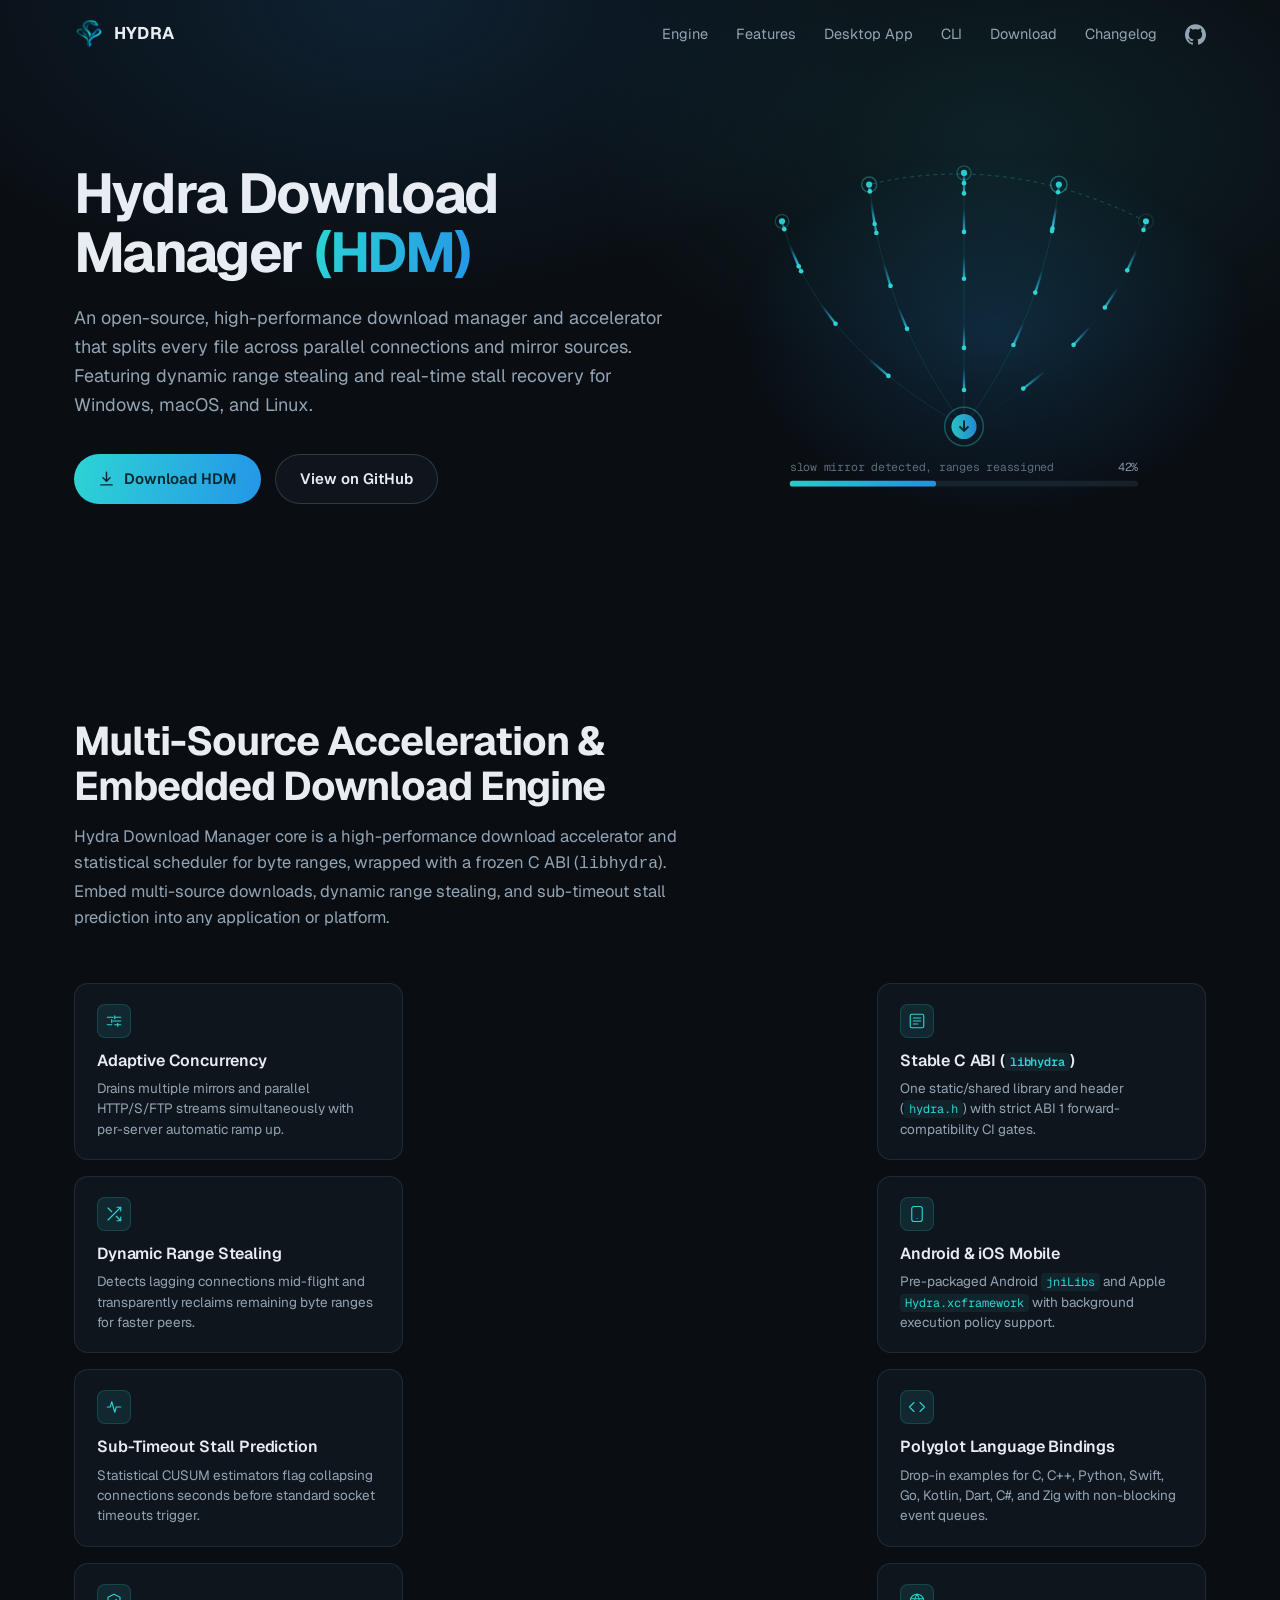
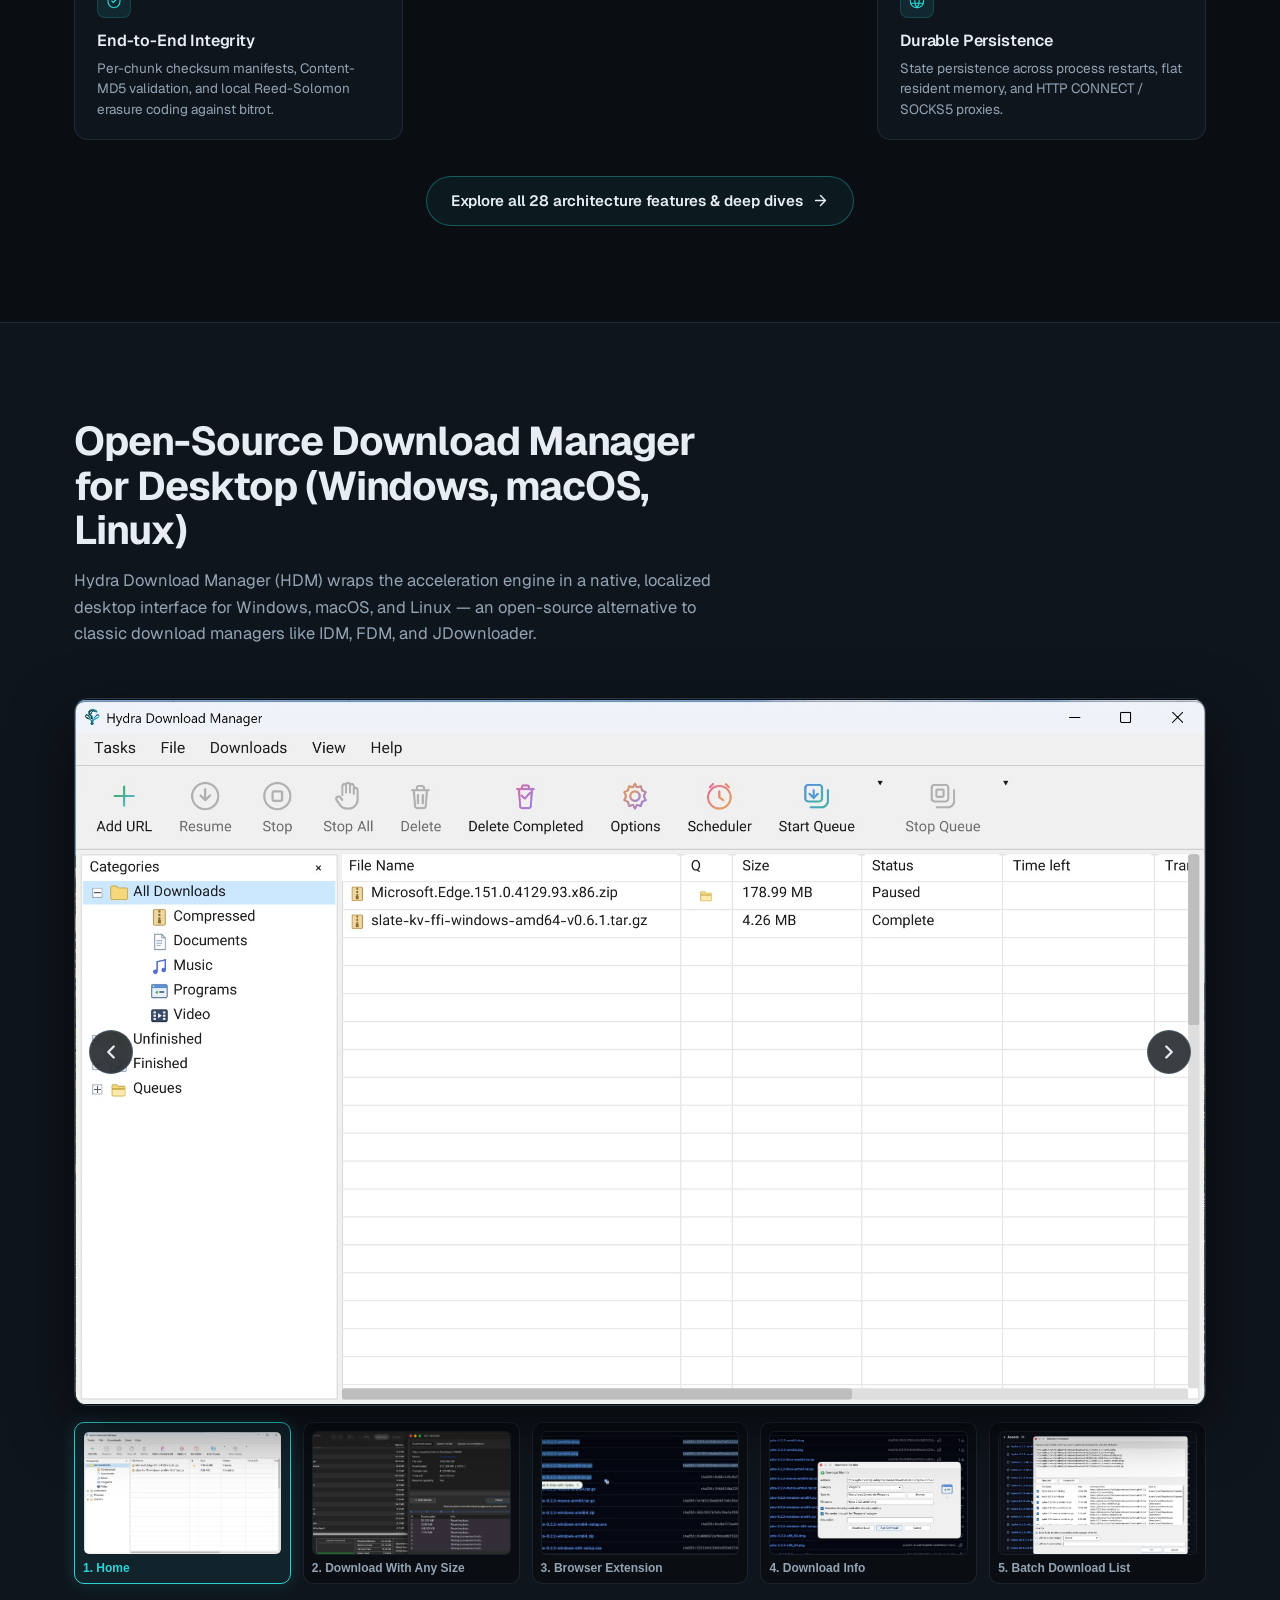
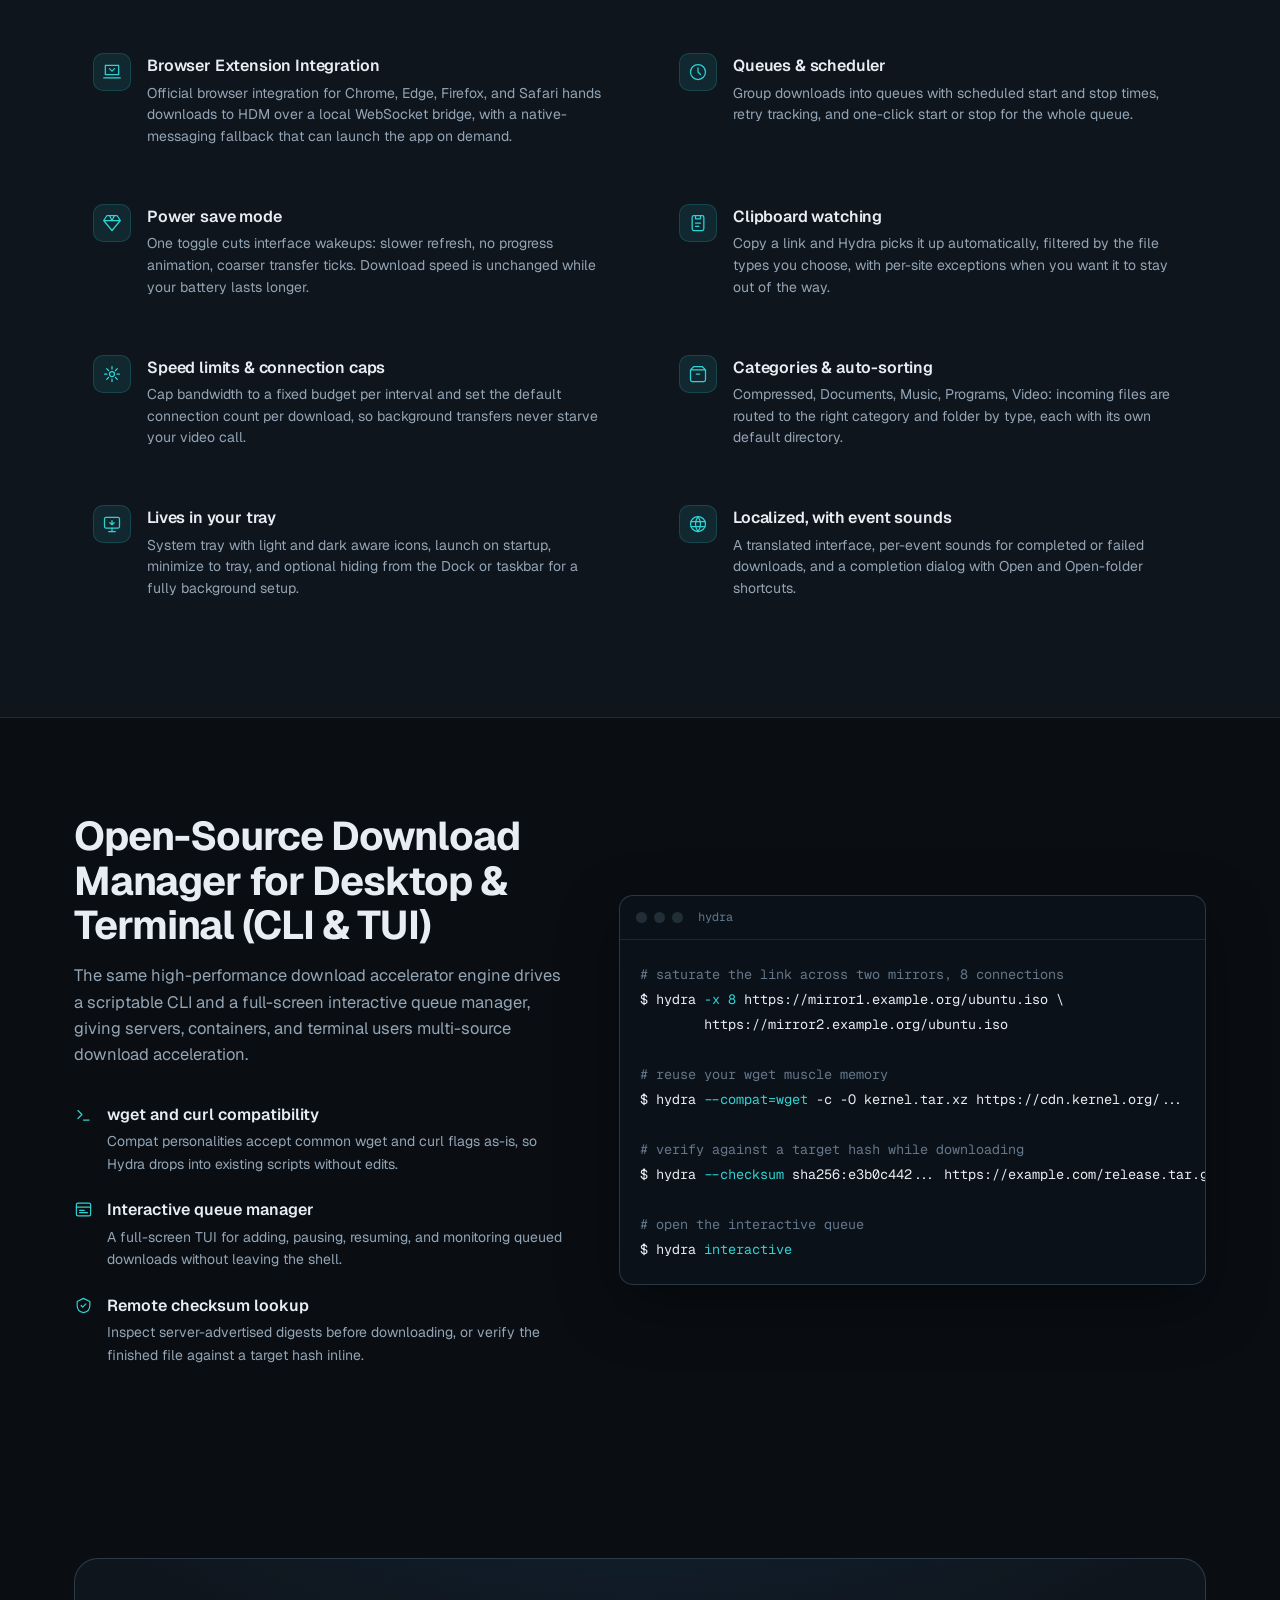
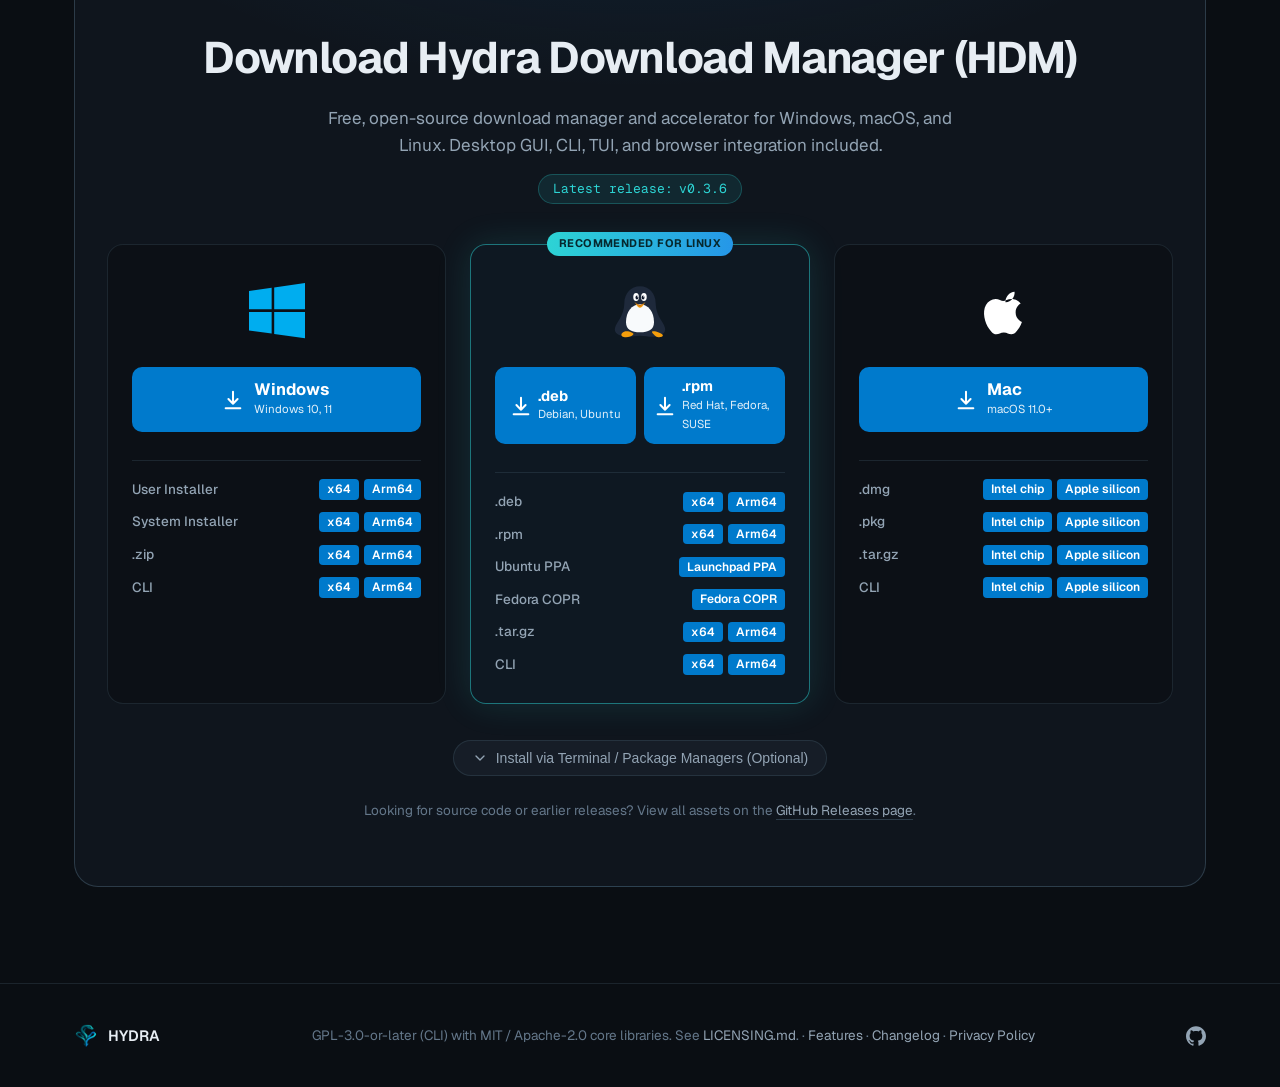
<file: docs/index.html>
<!DOCTYPE html>
<html lang="en">

<head>
  <meta charset="UTF-8">
  <meta name="viewport" content="width=device-width, initial-scale=1.0">
  <title>Hydra Download Manager (HDM) – Fast, Multi-Source Download Engine</title>
  <meta name="description"
    content="Hydra Download Manager (HDM) is an open-source, high-performance download manager for Windows, macOS, and Linux featuring multi-connection acceleration, browser integration, and CLI support.">
  <link rel="canonical" href="https://hydra.javad.dev/">
  <link rel="icon" type="image/png" href="logo.png">
  <meta property="og:title" content="Hydra Download Manager (HDM) – Fast, Multi-Source Download Engine">
  <meta property="og:description"
    content="Hydra Download Manager (HDM) is an open-source, high-performance download manager for Windows, macOS, and Linux featuring multi-connection acceleration, browser integration, and CLI support.">
  <meta property="og:image" content="https://hydra.javad.dev/img/screenshot.jpg">
  <meta property="og:url" content="https://hydra.javad.dev/">
  <meta property="og:type" content="website">
  <meta property="og:site_name" content="Hydra Download Manager">
  <meta name="twitter:card" content="summary_large_image">
  <meta name="twitter:title" content="Hydra Download Manager (HDM) – Fast, Multi-Source Download Engine">
  <meta name="twitter:description"
    content="Hydra Download Manager (HDM) is an open-source, high-performance download manager for Windows, macOS, and Linux featuring multi-connection acceleration, browser integration, and CLI support.">
  <meta name="twitter:image" content="https://hydra.javad.dev/img/screenshot.jpg">
  <script type="application/ld+json">
{
  "@context": "https://schema.org",
  "@type": "SoftwareApplication",
  "name": "Hydra Download Manager",
  "alternateName": ["HDM", "Hydra"],
  "operatingSystem": "Windows, macOS, Linux",
  "applicationCategory": "UtilitiesApplication",
  "offers": {
    "@type": "Offer",
    "price": "0",
    "priceCurrency": "USD"
  },
  "url": "https://hydra.javad.dev"
}
</script>
  <link rel="preconnect" href="https://fonts.googleapis.com">
  <link rel="preconnect" href="https://fonts.gstatic.com" crossorigin>
  <link
    href="https://fonts.googleapis.com/css2?family=Geist:wght@400;500;600;700&family=Geist+Mono:wght@400;500&display=swap"
    rel="stylesheet">
  <style>
    :root {
      --bg: #0a0e13;
      --bg-raised: #0f151d;
      --line: rgba(148, 197, 222, 0.12);
      --line-strong: rgba(148, 197, 222, 0.22);
      --text: #e7edf3;
      --text-dim: #93a4b4;
      --text-faint: #64778a;
      --accent: #2dd4d4;
      --accent-ink: #06282e;
      --grad: linear-gradient(100deg, #2dd4d4, #2596e8);
      --radius: 14px;
      --font-sans: "Geist", system-ui, -apple-system, "Segoe UI", sans-serif;
      --font-mono: "Geist Mono", ui-monospace, "SF Mono", Menlo, monospace;
    }

    * {
      margin: 0;
      padding: 0;
      box-sizing: border-box;
    }

    html {
      scroll-behavior: smooth;
      max-width: 100vw;
      overflow-x: hidden;
    }

    @media (prefers-reduced-motion: reduce) {
      html {
        scroll-behavior: auto;
      }
    }

    body {
      background: var(--bg);
      color: var(--text);
      font-family: var(--font-sans);
      font-size: 16px;
      line-height: 1.6;
      -webkit-font-smoothing: antialiased;
      overflow-x: hidden;
      max-width: 100vw;
      width: 100%;
    }

    a {
      color: inherit;
      text-decoration: none;
    }

    img {
      max-width: 100%;
      display: block;
    }

    svg {
      max-width: 100%;
      height: auto;
    }

    .wrap {
      max-width: 1180px;
      margin: 0 auto;
      padding: 0 24px;
      width: 100%;
      box-sizing: border-box;
    }

    .nav {
      position: fixed;
      top: 0;
      left: 0;
      right: 0;
      z-index: 40;
      border-bottom: 1px solid transparent;
      transition: background 0.25s ease, border-color 0.25s ease;
      width: 100%;
    }

    .nav.scrolled {
      background: rgba(10, 14, 19, 0.82);
      backdrop-filter: blur(14px);
      -webkit-backdrop-filter: blur(14px);
      border-bottom-color: var(--line);
    }

    .nav-inner {
      height: 68px;
      display: flex;
      align-items: center;
      justify-content: space-between;
    }

    .brand {
      display: flex;
      align-items: center;
      gap: 10px;
      font-weight: 700;
      font-size: 17px;
      letter-spacing: 0.01em;
    }

    .brand img {
      width: 30px;
      height: 30px;
    }

    .nav-links {
      display: flex;
      align-items: center;
      gap: 28px;
      font-size: 14.5px;
      color: var(--text-dim);
    }

    .nav-links a {
      transition: color 0.15s ease;
    }

    .nav-links a:hover {
      color: var(--text);
    }

    .nav-gh {
      display: inline-flex;
      align-items: center;
    }

    .nav-gh svg {
      width: 21px;
      height: 21px;
    }

    .nav-toggle {
      display: none;
      background: transparent;
      border: 1px solid var(--line);
      border-radius: 8px;
      color: var(--text);
      padding: 6px;
      cursor: pointer;
      align-items: center;
      justify-content: center;
      transition: background 0.15s ease, border-color 0.15s ease;
    }

    .nav-toggle:hover {
      background: rgba(148, 197, 222, 0.08);
      border-color: var(--line-strong);
    }

    .nav-toggle svg {
      width: 22px;
      height: 22px;
    }

    .btn {
      display: inline-flex;
      align-items: center;
      gap: 9px;
      font-weight: 600;
      font-size: 15px;
      white-space: nowrap;
      border-radius: 999px;
      padding: 12px 24px;
      transition: transform 0.15s ease, box-shadow 0.2s ease, background 0.2s ease, border-color 0.2s ease;
    }

    .btn:active {
      transform: translateY(1px) scale(0.99);
    }

    .btn-primary {
      background: var(--grad);
      color: var(--accent-ink);
    }

    .btn-primary:hover {
      box-shadow: 0 6px 28px rgba(45, 200, 220, 0.28);
    }

    .btn-ghost {
      border: 1px solid var(--line-strong);
      color: var(--text);
      background: rgba(148, 197, 222, 0.04);
    }

    .btn-ghost:hover {
      border-color: rgba(148, 197, 222, 0.4);
      background: rgba(148, 197, 222, 0.08);
    }

    .btn svg {
      width: 17px;
      height: 17px;
      flex: none;
    }

    .hero {
      padding: 140px 0 96px;
      position: relative;
    }

    .hero::before {
      content: "";
      position: absolute;
      inset: 0;
      z-index: -1;
      background:
        radial-gradient(780px 460px at 30% 0%, rgba(37, 150, 232, 0.14), transparent 65%),
        radial-gradient(700px 420px at 78% 22%, rgba(45, 212, 212, 0.10), transparent 60%);
    }

    .hero-grid {
      display: grid;
      grid-template-columns: minmax(0, 11fr) minmax(0, 9fr);
      gap: 56px;
      align-items: center;
    }

    .hero h1 {
      font-size: clamp(36px, 4.4vw, 56px);
      line-height: 1.06;
      letter-spacing: -0.03em;
      font-weight: 700;
    }

    .hero h1 .grad {
      background: var(--grad);
      -webkit-background-clip: text;
      background-clip: text;
      color: transparent;
    }

    .hero p {
      margin-top: 22px;
      font-size: 18px;
      color: var(--text-dim);
      max-width: 52ch;
    }

    .hero-ctas {
      margin-top: 34px;
      display: flex;
      gap: 14px;
      flex-wrap: wrap;
    }

    .shot {
      position: relative;
      display: flex;
      justify-content: center;
    }

    .shot::before {
      content: "";
      position: absolute;
      z-index: -1;
      inset: -12% -14%;
      background: radial-gradient(60% 55% at 55% 50%, rgba(37, 150, 232, 0.18), transparent 70%);
      pointer-events: none;
    }

    .viz {
      width: min(100%, 500px);
    }

    .viz canvas {
      display: block;
      width: 100%;
      aspect-ratio: 5 / 4;
    }

    @media (prefers-reduced-motion: no-preference) {

      .hero-copy,
      .shot {
        animation: rise 0.7s cubic-bezier(0.16, 1, 0.3, 1) both;
      }

      .shot {
        animation-delay: 0.12s;
      }
    }

    @keyframes rise {
      from {
        opacity: 0;
        transform: translateY(18px);
      }

      to {
        opacity: 1;
        transform: none;
      }
    }

    section {
      padding: 96px 0;
    }

    .sec-head {
      max-width: 62ch;
      margin-bottom: 52px;
    }

    .sec-head h2 {
      font-size: clamp(28px, 3.2vw, 40px);
      letter-spacing: -0.025em;
      line-height: 1.12;
      font-weight: 700;
    }

    .sec-head p {
      margin-top: 14px;
      color: var(--text-dim);
      font-size: 16.5px;
      max-width: 58ch;
    }

    .ico {
      width: 38px;
      height: 38px;
      border-radius: 10px;
      display: flex;
      align-items: center;
      justify-content: center;
      background: rgba(45, 212, 212, 0.1);
      border: 1px solid rgba(45, 212, 212, 0.18);
      margin-bottom: 14px;
      flex: none;
    }

    .ico svg {
      width: 20px;
      height: 20px;
      stroke: var(--accent);
    }

    /* Engine Showcase - 3 Column Layout with Center Canvas */
    .engine-showcase {
      display: grid;
      grid-template-columns: minmax(0, 1fr) minmax(0, 1.32fr) minmax(0, 1fr);
      gap: 20px;
      align-items: stretch;
    }

    .engine-col {
      display: flex;
      flex-direction: column;
      gap: 16px;
      justify-content: space-between;
    }

    .engine-card {
      border: 1px solid var(--line);
      border-radius: var(--radius);
      background: var(--bg-raised);
      padding: 20px 22px;
      display: flex;
      flex-direction: column;
      justify-content: center;
      flex: 1;
      transition: border-color 0.2s ease, transform 0.2s ease, box-shadow 0.2s ease;
    }

    .engine-card:hover {
      border-color: var(--line-strong);
      transform: translateY(-2px);
      box-shadow: 0 8px 24px rgba(0, 0, 0, 0.4);
    }

    .engine-card .ico {
      margin-bottom: 10px;
      width: 34px;
      height: 34px;
      border-radius: 8px;
    }

    .engine-card .ico svg {
      width: 18px;
      height: 18px;
    }

    .engine-card h3 {
      font-size: 16px;
      font-weight: 600;
      letter-spacing: -0.01em;
      color: var(--text);
    }

    .engine-card p {
      margin-top: 5px;
      font-size: 13.5px;
      color: var(--text-dim);
      line-height: 1.5;
    }

    .engine-card code {
      font-family: var(--font-mono);
      font-size: 12px;
      color: var(--accent);
      background: rgba(45, 212, 212, 0.08);
      padding: 1px 5px;
      border-radius: 4px;
    }

    .engine-col-center {
      display: flex;
      align-items: stretch;
      justify-content: center;
      position: relative;
      width: 100%;
      height: 100%;
      min-height: 520px;
    }

    #engine-canvas {
      display: block;
      width: 100%;
      height: 100%;
      background: transparent;
    }

    .gui {
      background: var(--bg-raised);
      border-top: 1px solid var(--line);
      border-bottom: 1px solid var(--line);
    }

    .gui-catalog-wrap {
      margin-bottom: 48px;
      display: flex;
      flex-direction: column;
      gap: 16px;
      width: 100%;
    }

    .gui-stage {
      position: relative;
      border-radius: var(--radius);
      border: 1px solid var(--line-strong);
      background: #0b1118;
      overflow: hidden;
      box-shadow: 0 20px 60px rgba(0, 0, 0, 0.55);
      aspect-ratio: 16 / 10;
      display: flex;
      align-items: center;
      justify-content: center;
      width: 100%;
    }

    .gui-slide {
      position: absolute;
      inset: 0;
      opacity: 0;
      pointer-events: none;
      transition: opacity 0.35s ease, transform 0.35s ease;
      transform: scale(0.985);
      display: flex;
      align-items: center;
      justify-content: center;
    }

    .gui-slide.active {
      opacity: 1;
      pointer-events: auto;
      transform: scale(1);
    }

    .gui-slide img {
      width: 100%;
      height: 100%;
      object-fit: contain;
      display: block;
      background: #080d13;
    }

    .gui-nav-btn {
      position: absolute;
      top: 50%;
      transform: translateY(-50%);
      z-index: 10;
      width: 44px;
      height: 44px;
      border-radius: 50%;
      background: rgba(10, 14, 19, 0.8);
      border: 1px solid var(--line-strong);
      color: var(--text);
      display: flex;
      align-items: center;
      justify-content: center;
      cursor: pointer;
      backdrop-filter: blur(8px);
      -webkit-backdrop-filter: blur(8px);
      transition: all 0.2s ease;
    }

    .gui-nav-btn:hover {
      background: rgba(45, 212, 212, 0.2);
      border-color: var(--accent);
      color: var(--accent);
      transform: translateY(-50%) scale(1.08);
    }

    .gui-nav-prev {
      left: 14px;
    }

    .gui-nav-next {
      right: 14px;
    }

    .gui-nav-btn svg {
      width: 22px;
      height: 22px;
      stroke: currentColor;
      fill: none;
    }

    /* Thumbnails catalog strip */
    .gui-thumbs {
      display: grid;
      grid-template-columns: repeat(5, 1fr);
      gap: 12px;
      width: 100%;
    }

    .gui-thumb {
      background: var(--bg);
      border: 1px solid var(--line);
      border-radius: 10px;
      padding: 8px;
      cursor: pointer;
      display: flex;
      flex-direction: column;
      gap: 6px;
      transition: all 0.2s ease;
      text-align: left;
      min-width: 0;
    }

    .gui-thumb:hover {
      border-color: var(--line-strong);
      background: rgba(148, 197, 222, 0.05);
    }

    .gui-thumb.active {
      border-color: var(--accent);
      background: rgba(45, 212, 212, 0.08);
      box-shadow: 0 0 16px rgba(45, 212, 212, 0.18);
    }

    .gui-thumb-img {
      width: 100%;
      aspect-ratio: 16 / 10;
      border-radius: 6px;
      overflow: hidden;
      background: #090e14;
      border: 1px solid rgba(148, 197, 222, 0.1);
    }

    .gui-thumb-img img {
      width: 100%;
      height: 100%;
      object-fit: cover;
      display: block;
    }

    .gui-thumb-label {
      font-size: 12px;
      font-weight: 600;
      color: var(--text-dim);
      white-space: nowrap;
      overflow: hidden;
      text-overflow: ellipsis;
      transition: color 0.2s ease;
    }

    .gui-thumb.active .gui-thumb-label {
      color: var(--accent);
    }

    .gui-grid {
      display: grid;
      grid-template-columns: 1fr 1fr;
      gap: 14px 40px;
    }

    .gui-item {
      display: flex;
      gap: 16px;
      padding: 20px 18px;
      border-radius: var(--radius);
      border: 1px solid transparent;
      transition: background 0.2s ease, border-color 0.2s ease;
    }

    .gui-item:hover {
      background: rgba(148, 197, 222, 0.04);
      border-color: var(--line);
    }

    .gui-item .ico {
      margin-bottom: 0;
      width: 38px;
      height: 38px;
    }

    .gui-item .ico svg {
      width: 20px;
      height: 20px;
    }

    .gui-item h3 {
      font-size: 16px;
      font-weight: 600;
      letter-spacing: -0.01em;
    }

    .gui-item p {
      font-size: 14px;
      color: var(--text-dim);
      margin-top: 4px;
      line-height: 1.55;
    }

    .cli-grid {
      display: grid;
      grid-template-columns: minmax(0, 5fr) minmax(0, 6fr);
      gap: 56px;
      align-items: center;
    }

    .cli-points {
      display: flex;
      flex-direction: column;
      gap: 22px;
      margin-top: 34px;
    }

    .cli-point {
      display: flex;
      gap: 14px;
    }

    .cli-point .dotless {
      flex: none;
      margin-top: 3px;
    }

    .cli-point .dotless svg {
      width: 19px;
      height: 19px;
      stroke: var(--accent);
    }

    .cli-point h3 {
      font-size: 16px;
      font-weight: 600;
    }

    .cli-point p {
      font-size: 14px;
      color: var(--text-dim);
      margin-top: 3px;
    }

    .term {
      border: 1px solid var(--line-strong);
      border-radius: var(--radius);
      background: #0b1118;
      overflow: hidden;
      box-shadow: 0 20px 60px rgba(0, 0, 0, 0.45);
      max-width: 100%;
      min-width: 0;
    }

    .term-bar {
      display: flex;
      align-items: center;
      gap: 7px;
      padding: 12px 16px;
      border-bottom: 1px solid var(--line);
    }

    .term-bar i {
      width: 11px;
      height: 11px;
      border-radius: 50%;
      background: rgba(148, 197, 222, 0.16);
    }

    .term-bar span {
      margin-left: 8px;
      font-family: var(--font-mono);
      font-size: 12px;
      color: var(--text-faint);
    }

    .term pre {
      padding: 22px 20px;
      font-family: var(--font-mono);
      font-size: 13.5px;
      line-height: 1.85;
      overflow-x: auto;
      color: var(--text-dim);
      max-width: 100%;
      min-width: 0;
    }

    .term .c-cmd {
      color: var(--text);
    }

    .term .c-accent {
      color: var(--accent);
    }

    .term .c-dim {
      color: var(--text-faint);
    }

    /* Download Section - VS Code Style Redesign */
    .dl-card {
      border: 1px solid var(--line-strong);
      border-radius: 24px;
      background:
        radial-gradient(900px 450px at 50% -20%, rgba(37, 150, 232, 0.14), transparent 70%),
        var(--bg-raised);
      padding: 64px 32px;
      text-align: center;
      max-width: 100%;
      min-width: 0;
      box-sizing: border-box;
    }

    .dl-card h2 {
      font-size: clamp(32px, 3.6vw, 44px);
      letter-spacing: -0.03em;
      font-weight: 700;
      word-break: break-word;
    }

    .dl-card>p.dl-subtitle {
      margin: 12px auto 0;
      color: var(--text-dim);
      max-width: 58ch;
      font-size: 17px;
    }

    .version-tag-pill {
      display: inline-flex;
      align-items: center;
      gap: 6px;
      margin-top: 14px;
      padding: 4px 14px;
      border-radius: 999px;
      background: rgba(45, 212, 212, 0.1);
      border: 1px solid rgba(45, 212, 212, 0.25);
      font-family: var(--font-mono);
      font-size: 13px;
      color: var(--accent);
    }

    .vscode-dl-grid {
      display: grid;
      grid-template-columns: repeat(3, 1fr);
      gap: 24px;
      margin-top: 40px;
      text-align: left;
      width: 100%;
      min-width: 0;
    }

    .vscode-dl-card {
      border: 1px solid var(--line);
      border-radius: 16px;
      background: rgba(10, 14, 19, 0.6);
      padding: 32px 24px 28px;
      display: flex;
      flex-direction: column;
      align-items: center;
      position: relative;
      transition: border-color 0.2s ease, box-shadow 0.2s ease, transform 0.2s ease;
      min-width: 0;
      max-width: 100%;
      box-sizing: border-box;
    }

    .vscode-dl-card:hover {
      border-color: var(--line-strong);
      background: rgba(15, 21, 29, 0.85);
    }

    .vscode-dl-card.highlighted {
      border-color: rgba(45, 212, 212, 0.5);
      box-shadow: 0 0 35px rgba(45, 212, 212, 0.14);
      background: rgba(15, 25, 36, 0.85);
    }

    .os-badge {
      display: none;
      position: absolute;
      top: -13px;
      background: var(--grad);
      color: var(--accent-ink);
      font-size: 11px;
      font-weight: 700;
      padding: 3px 12px;
      border-radius: 999px;
      text-transform: uppercase;
      letter-spacing: 0.04em;
    }

    .vscode-dl-card.highlighted .os-badge {
      display: block;
    }

    .platform-icon {
      width: 68px;
      height: 68px;
      display: flex;
      align-items: center;
      justify-content: center;
      margin-bottom: 22px;
      flex: none;
    }

    .platform-icon svg {
      width: 56px;
      height: 56px;
    }

    .primary-dl-group {
      width: 100%;
      margin-bottom: 24px;
    }

    .vscode-btn-primary {
      display: flex;
      align-items: center;
      justify-content: center;
      gap: 10px;
      background: #007acc;
      color: #ffffff;
      width: 100%;
      padding: 13px 16px;
      border-radius: 10px;
      font-weight: 600;
      text-decoration: none;
      transition: background 0.15s ease, transform 0.15s ease, box-shadow 0.2s ease;
    }

    .vscode-btn-primary:hover {
      background: #0098ff;
      box-shadow: 0 6px 20px rgba(0, 122, 204, 0.4);
      transform: translateY(-1px);
      color: #ffffff;
    }

    .vscode-btn-primary svg {
      width: 22px;
      height: 22px;
      flex: none;
      stroke: #ffffff;
      stroke-width: 2.2;
    }

    .btn-text {
      text-align: left;
    }

    .btn-title {
      font-size: 16.5px;
      font-weight: 700;
      display: block;
      line-height: 1.15;
    }

    .btn-sub {
      font-size: 11.5px;
      opacity: 0.88;
      font-weight: 400;
      display: block;
      margin-top: 1px;
    }

    .dual-btn {
      display: flex;
      gap: 8px;
    }

    .dual-btn .vscode-btn-primary {
      padding: 11px 10px;
      gap: 6px;
    }

    .dual-btn .btn-title {
      font-size: 14.5px;
    }

    .dl-matrix {
      width: 100%;
      display: flex;
      flex-direction: column;
      gap: 11px;
      margin-top: 4px;
      border-top: 1px solid var(--line);
      padding-top: 18px;
      min-width: 0;
    }

    .matrix-row {
      display: flex;
      align-items: center;
      justify-content: space-between;
      gap: 10px;
      width: 100%;
      min-width: 0;
    }

    .row-label {
      font-size: 13.5px;
      color: var(--text-dim);
      font-weight: 500;
    }

    .pill-group {
      display: flex;
      gap: 5px;
      flex-wrap: wrap;
      justify-content: flex-end;
      min-width: 0;
    }

    .pill {
      display: inline-flex;
      align-items: center;
      background: #007acc;
      color: #ffffff;
      font-size: 12px;
      font-weight: 600;
      padding: 3px 8px;
      border-radius: 4px;
      text-decoration: none;
      transition: background 0.15s ease, transform 0.12s ease;
      line-height: 1.2;
    }

    .pill:hover {
      background: #0098ff;
      transform: translateY(-1px);
      box-shadow: 0 2px 8px rgba(0, 152, 255, 0.35);
      color: #ffffff;
    }

    .terminal-opt-wrap {
      margin-top: 36px;
      text-align: center;
      width: 100%;
    }

    .terminal-opt-btn {
      display: inline-flex;
      align-items: center;
      gap: 8px;
      background: rgba(148, 197, 222, 0.05);
      border: 1px solid var(--line);
      color: var(--text-dim);
      padding: 9px 18px;
      border-radius: 999px;
      font-size: 14px;
      font-weight: 500;
      cursor: pointer;
      transition: color 0.15s ease, border-color 0.15s ease, background 0.15s ease;
    }

    .terminal-opt-btn:hover {
      color: var(--text);
      border-color: var(--line-strong);
      background: rgba(148, 197, 222, 0.1);
    }

    .terminal-opt-btn svg {
      width: 16px;
      height: 16px;
      transition: transform 0.2s ease;
    }

    .terminal-opt-btn.open svg {
      transform: rotate(180deg);
    }

    .install-tabs {
      max-width: 720px;
      margin: 20px auto 0;
      text-align: left;
      width: 100%;
      min-width: 0;
      transition: opacity 0.25s ease, transform 0.25s ease;
    }

    .install-tabs.hidden {
      display: none;
    }

    .tab-row {
      display: flex;
      gap: 8px;
      margin-bottom: 12px;
      width: 100%;
      overflow-x: auto;
      -webkit-overflow-scrolling: touch;
      scrollbar-width: none;
    }

    .tab-row::-webkit-scrollbar {
      display: none;
    }

    .tab {
      font-family: var(--font-sans);
      font-size: 13.5px;
      font-weight: 600;
      color: var(--text-dim);
      background: none;
      border: 1px solid var(--line);
      border-radius: 999px;
      padding: 7px 16px;
      cursor: pointer;
      white-space: nowrap;
      flex: none;
      transition: color 0.15s ease, border-color 0.15s ease, background 0.15s ease;
    }

    .tab:hover {
      color: var(--text);
    }

    .tab.active {
      color: var(--accent);
      border-color: rgba(45, 212, 212, 0.35);
      background: rgba(45, 212, 212, 0.08);
    }

    .cmd {
      display: none;
      align-items: center;
      gap: 12px;
      border: 1px solid var(--line);
      border-radius: 12px;
      background: #0b1118;
      padding: 15px 18px;
      width: 100%;
      min-width: 0;
    }

    .cmd.active {
      display: flex;
    }

    .cmd code {
      font-family: var(--font-mono);
      font-size: 13px;
      color: var(--text-dim);
      overflow-x: auto;
      white-space: nowrap;
      flex: 1;
      min-width: 0;
      scrollbar-width: none;
    }

    .cmd code::-webkit-scrollbar {
      display: none;
    }

    .cmd code b {
      color: var(--accent);
      font-weight: 500;
    }

    .copy {
      flex: none;
      display: flex;
      align-items: center;
      justify-content: center;
      width: 34px;
      height: 34px;
      border-radius: 8px;
      cursor: pointer;
      background: rgba(148, 197, 222, 0.06);
      border: 1px solid var(--line);
      color: var(--text-dim);
      transition: color 0.15s ease, border-color 0.15s ease;
    }

    .copy:hover {
      color: var(--accent);
      border-color: rgba(45, 212, 212, 0.35);
    }

    .copy svg {
      width: 15px;
      height: 15px;
    }

    .dl-note {
      margin-top: 24px;
      font-size: 13.5px;
      color: var(--text-faint);
      text-align: center;
    }

    .dl-note a {
      color: var(--text-dim);
      border-bottom: 1px solid var(--line-strong);
    }

    .dl-note a:hover {
      color: var(--accent);
    }

    footer {
      border-top: 1px solid var(--line);
      padding: 40px 0;
    }

    .foot {
      display: flex;
      align-items: center;
      justify-content: space-between;
      gap: 20px;
      flex-wrap: wrap;
    }

    .foot-brand {
      display: flex;
      align-items: center;
      gap: 10px;
      font-weight: 600;
      font-size: 15px;
    }

    .foot-brand img {
      width: 24px;
      height: 24px;
    }

    .foot p {
      font-size: 13.5px;
      color: var(--text-faint);
    }

    .foot p a {
      color: var(--text-dim);
    }

    .foot p a:hover {
      color: var(--accent);
    }

    .foot-social {
      display: flex;
      gap: 14px;
    }

    .foot-social a {
      color: var(--text-dim);
      display: inline-flex;
      transition: color 0.15s ease;
    }

    .foot-social a:hover {
      color: var(--text);
    }

    .foot-social svg {
      width: 20px;
      height: 20px;
    }

    .tab-repo-links {
      margin-top: 14px;
      font-size: 13px;
      color: var(--text-dim);
      text-align: center;
    }

    .tab-repo-links a {
      color: var(--accent);
      text-decoration: none;
      font-weight: 500;
    }

    .tab-repo-links a:hover {
      text-decoration: underline;
    }

    @media (max-width: 1060px) {
      .engine-showcase {
        grid-template-columns: 1fr;
        gap: 20px;
      }

      .engine-col-center {
        display: none !important;
      }

      .engine-col {
        display: grid;
        grid-template-columns: 1fr 1fr;
        gap: 14px;
      }
    }

    @media (max-width: 900px) {
      section {
        padding: 64px 0;
      }

      .hero {
        padding: 116px 0 64px;
      }

      .hero-grid {
        grid-template-columns: 1fr;
        gap: 48px;
      }

      .gui-grid {
        grid-template-columns: 1fr;
        gap: 8px;
      }

      .cli-grid {
        grid-template-columns: 1fr;
        gap: 40px;
      }

      .vscode-dl-grid {
        grid-template-columns: 1fr;
      }

      .dl-card {
        padding: 48px 20px;
      }
    }

    @media (max-width: 768px) {
      .nav-toggle {
        display: flex;
      }

      .nav-links {
        display: none;
        position: absolute;
        top: 68px;
        left: 0;
        right: 0;
        background: rgba(10, 14, 19, 0.96);
        backdrop-filter: blur(20px);
        -webkit-backdrop-filter: blur(20px);
        border-bottom: 1px solid var(--line-strong);
        flex-direction: column;
        align-items: stretch;
        padding: 16px 24px 24px;
        gap: 12px;
        box-shadow: 0 20px 40px rgba(0, 0, 0, 0.6);
      }

      .nav-links.open {
        display: flex;
      }

      .nav-links a {
        font-size: 15.5px;
        padding: 10px 0;
        border-bottom: 1px solid rgba(148, 197, 222, 0.08);
        display: flex;
        align-items: center;
        justify-content: space-between;
      }

      .nav-links a:last-child {
        border-bottom: none;
      }

      .nav-gh {
        justify-content: flex-start;
        gap: 8px;
      }

      .nav-gh::after {
        content: "GitHub Repository";
        font-weight: 500;
        font-size: 15px;
      }

      .sec-head h2 {
        font-size: 26px;
      }

      .sec-head p {
        font-size: 15px;
      }

      .gui-thumbs {
        display: flex;
        overflow-x: auto;
        -webkit-overflow-scrolling: touch;
        scrollbar-width: none;
        padding-bottom: 4px;
        gap: 10px;
      }

      .gui-thumbs::-webkit-scrollbar {
        display: none;
      }

      .gui-thumb {
        flex: 0 0 160px;
        min-width: 160px;
      }

      .gui-nav-btn {
        width: 36px;
        height: 36px;
      }

      .gui-nav-prev {
        left: 8px;
      }

      .gui-nav-next {
        right: 8px;
      }
    }

    @media (max-width: 540px) {
      .wrap {
        padding: 0 16px;
      }

      .hero {
        padding: 92px 0 44px;
      }

      .hero h1 {
        font-size: clamp(26px, 8vw, 36px);
        word-break: break-word;
      }

      .hero p {
        font-size: 15px;
        margin-top: 14px;
      }

      .hero-ctas {
        flex-direction: column;
        width: 100%;
        gap: 10px;
      }

      .hero-ctas .btn {
        width: 100%;
        justify-content: center;
        padding: 13px 20px;
      }

      .engine-col {
        grid-template-columns: 1fr;
      }

      .dual-btn {
        flex-direction: column;
        width: 100%;
        gap: 10px;
      }

      .vscode-btn-primary {
        width: 100%;
        justify-content: center;
      }

      .matrix-row {
        flex-direction: column;
        align-items: flex-start;
        gap: 6px;
      }

      .pill-group {
        justify-content: flex-start;
        width: 100%;
        flex-wrap: wrap;
      }

      .row-label {
        font-size: 13px;
        font-weight: 600;
        color: var(--text);
      }

      .cell {
        padding: 20px 16px;
      }

      .gui-item {
        padding: 14px 10px;
        gap: 12px;
      }

      .gui-item .ico {
        width: 34px;
        height: 34px;
      }

      .gui-item h3 {
        font-size: 15px;
      }

      .gui-item p {
        font-size: 13.5px;
      }

      .dl-card {
        padding: 32px 14px;
        border-radius: 18px;
      }

      .dl-card h2 {
        font-size: 24px;
      }

      .dl-card>p.dl-subtitle {
        font-size: 14.5px;
      }

      .terminal-opt-btn {
        width: 100%;
        justify-content: center;
        font-size: 13px;
        padding: 10px 14px;
      }

      .tab-row {
        flex-wrap: nowrap;
        gap: 6px;
        overflow-x: auto;
        -webkit-overflow-scrolling: touch;
      }

      .tab {
        padding: 6px 12px;
        font-size: 12px;
        flex: none;
      }

      .cmd {
        padding: 12px 14px;
        gap: 8px;
        width: 100%;
      }

      .cmd code {
        font-size: 11.5px;
      }

      .term pre {
        font-size: 12px;
        padding: 16px 14px;
      }

      .foot {
        flex-direction: column;
        align-items: flex-start;
        gap: 14px;
      }
    }
  </style>
</head>

<body>

  <div id="top-sentinel" style="position:absolute; top:0; left:0; width:1px; height:1px;" aria-hidden="true"></div>

  <nav class="nav" id="nav">
    <div class="wrap nav-inner">
      <a class="brand" href="#">
        <img src="logo.png" alt="Hydra logo" width="30" height="30">
        HYDRA
      </a>
      <div class="nav-links" id="nav-links">
        <a href="#engine">Engine</a>
        <a href="features.html">Features</a>
        <a href="#app">Desktop App</a>
        <a href="#cli">CLI</a>
        <a href="#download">Download</a>
        <a href="changelog.html">Changelog</a>
        <a class="nav-gh" href="https://github.com/ja7ad/hydra" aria-label="Hydra on GitHub">
          <svg viewBox="0 0 24 24" fill="currentColor" aria-hidden="true">
            <path
              d="M12 .297c-6.63 0-12 5.373-12 12 0 5.303 3.438 9.8 8.205 11.385.6.113.82-.258.82-.577 0-.285-.01-1.04-.015-2.04-3.338.724-4.042-1.61-4.042-1.61C4.422 18.07 3.633 17.7 3.633 17.7c-1.087-.744.084-.729.084-.729 1.205.084 1.838 1.236 1.838 1.236 1.07 1.835 2.809 1.305 3.495.998.108-.776.417-1.305.76-1.605-2.665-.3-5.466-1.332-5.466-5.93 0-1.31.465-2.38 1.235-3.22-.135-.303-.54-1.523.105-3.176 0 0 1.005-.322 3.3 1.23.96-.267 1.98-.399 3-.405 1.02.006 2.04.138 3 .405 2.28-1.552 3.285-1.23 3.285-1.23.645 1.653.24 2.873.12 3.176.765.84 1.23 1.91 1.23 3.22 0 4.61-2.805 5.625-5.475 5.92.42.36.81 1.096.81 2.22 0 1.606-.015 2.896-.015 3.286 0 .315.21.69.825.57C20.565 22.092 24 17.592 24 12.297c0-6.627-5.373-12-12-12" />
          </svg>
        </a>
      </div>
      <button class="nav-toggle" id="nav-toggle" aria-label="Toggle navigation menu" aria-expanded="false">
        <svg viewBox="0 0 24 24" fill="none" stroke="currentColor" stroke-width="2" stroke-linecap="round"
          stroke-linejoin="round" aria-hidden="true">
          <path id="nav-toggle-icon-open" d="M4 6h16M4 12h16M4 18h16" />
          <path id="nav-toggle-icon-close" d="M18 6L6 18M6 6l12 12" style="display:none;" />
        </svg>
      </button>
    </div>
  </nav>

  <header class="hero">
    <div class="wrap hero-grid">
      <div class="hero-copy">
        <h1>Hydra Download Manager <span class="grad">(HDM)</span></h1>
        <p>An open-source, high-performance download manager and accelerator that splits every file across parallel
          connections and mirror sources. Featuring dynamic range stealing and real-time stall recovery for Windows,
          macOS, and Linux.</p>
        <div class="hero-ctas">
          <a class="btn btn-primary" href="#download">
            <svg viewBox="0 0 24 24" fill="none" stroke="currentColor" stroke-width="2" stroke-linecap="round"
              stroke-linejoin="round" aria-hidden="true">
              <path d="M12 3v13m0 0l-5-5m5 5l5-5M4 21h16" />
            </svg>
            Download HDM
          </a>
          <a class="btn btn-ghost" href="https://github.com/ja7ad/hydra">View on GitHub</a>
        </div>
      </div>
      <div class="shot">
        <div class="viz">
          <canvas id="hero-canvas" role="img"
            aria-label="Animation of Hydra Download Manager feeding one download from several mirror sources at once"></canvas>
        </div>
      </div>
    </div>
  </header>

  <section id="engine">
    <div class="wrap">
      <div class="sec-head">
        <h2>Multi-Source Acceleration &amp; Embedded Download Engine</h2>
        <p>Hydra Download Manager core is a high-performance download accelerator and statistical scheduler for byte
          ranges, wrapped with a frozen C ABI (<code>libhydra</code>). Embed multi-source downloads, dynamic range
          stealing, and sub-timeout stall prediction into any application or platform.</p>
      </div>

      <div class="engine-showcase">
        <!-- Left Column: Core Engine Features -->
        <div class="engine-col engine-col-left">
          <div class="engine-card">
            <div class="ico"><svg viewBox="0 0 24 24" fill="none" stroke-width="1.5" stroke-linecap="round"
                stroke-linejoin="round" aria-hidden="true">
                <path d="M21 17h-8m8-10h-8m-2 0H3m18 5H11m-2 5H3M13 5v4m-4 1v4m8 1v4" />
              </svg></div>
            <h3>Adaptive Concurrency</h3>
            <p>Drains multiple mirrors and parallel HTTP/S/FTP streams simultaneously with per-server automatic ramp up.
            </p>
          </div>
          <div class="engine-card">
            <div class="ico"><svg viewBox="0 0 24 24" fill="none" stroke-width="1.5" stroke-linecap="round"
                stroke-linejoin="round" aria-hidden="true">
                <path d="M16 3h5v5M4 20L21 3M21 16v5h-5M15 15l6 6M4 4l5 5" />
              </svg></div>
            <h3>Dynamic Range Stealing</h3>
            <p>Detects lagging connections mid-flight and transparently reclaims remaining byte ranges for faster peers.
            </p>
          </div>
          <div class="engine-card">
            <div class="ico"><svg viewBox="0 0 24 24" fill="none" stroke-width="1.5" stroke-linecap="round"
                stroke-linejoin="round" aria-hidden="true">
                <path d="M3 12h4l2-7 4 14 2-7h6" />
              </svg></div>
            <h3>Sub-Timeout Stall Prediction</h3>
            <p>Statistical CUSUM estimators flag collapsing connections seconds before standard socket timeouts trigger.
            </p>
          </div>
          <div class="engine-card">
            <div class="ico"><svg viewBox="0 0 24 24" fill="none" stroke-width="1.5" stroke-linecap="round"
                stroke-linejoin="round" aria-hidden="true">
                <path d="M12 3l8 4v5c0 4.5-3.2 8.2-8 9-4.8-.8-8-4.5-8-9V7l8-4z M9 12l2 2 4-4" />
              </svg></div>
            <h3>End-to-End Integrity</h3>
            <p>Per-chunk checksum manifests, Content-MD5 validation, and local Reed-Solomon erasure coding against
              bitrot.</p>
          </div>
        </div>

        <!-- Center Column: Interactive Canvas Hub -->
        <div class="engine-col-center">
          <canvas id="engine-canvas" role="img"
            aria-label="Interactive architecture diagram of Hydra engine core connected to feature cards"></canvas>
        </div>

        <!-- Right Column: FFI & Cross-Platform Embedding -->
        <div class="engine-col engine-col-right">
          <div class="engine-card">
            <div class="ico"><svg viewBox="0 0 24 24" fill="none" stroke-width="1.5" stroke-linecap="round"
                stroke-linejoin="round" aria-hidden="true">
                <rect x="3" y="3" width="18" height="18" rx="2" />
                <path d="M7 8h10M7 12h10M7 16h6" />
              </svg></div>
            <h3>Stable C ABI (<code>libhydra</code>)</h3>
            <p>One static/shared library and header (<code>hydra.h</code>) with strict ABI 1 forward-compatibility CI
              gates.</p>
          </div>
          <div class="engine-card">
            <div class="ico"><svg viewBox="0 0 24 24" fill="none" stroke-width="1.5" stroke-linecap="round"
                stroke-linejoin="round" aria-hidden="true">
                <rect x="5" y="2" width="14" height="20" rx="3" />
                <path d="M12 18h.01" />
              </svg></div>
            <h3>Android &amp; iOS Mobile</h3>
            <p>Pre-packaged Android <code>jniLibs</code> and Apple <code>Hydra.xcframework</code> with background
              execution policy support.</p>
          </div>
          <div class="engine-card">
            <div class="ico"><svg viewBox="0 0 24 24" fill="none" stroke-width="1.5" stroke-linecap="round"
                stroke-linejoin="round" aria-hidden="true">
                <path d="M16 18l6-6-6-6M8 6l-6 6 6 6" />
              </svg></div>
            <h3>Polyglot Language Bindings</h3>
            <p>Drop-in examples for C, C++, Python, Swift, Go, Kotlin, Dart, C#, and Zig with non-blocking event queues.
            </p>
          </div>
          <div class="engine-card">
            <div class="ico"><svg viewBox="0 0 24 24" fill="none" stroke-width="1.5" stroke-linecap="round"
                stroke-linejoin="round" aria-hidden="true">
                <circle cx="12" cy="12" r="9" />
                <path d="M3.6 9h16.8M3.6 15h16.8M12 3a15 15 0 010 18M12 3a15 15 0 000 18" />
              </svg></div>
            <h3>Durable Persistence</h3>
            <p>State persistence across process restarts, flat resident memory, and HTTP CONNECT / SOCKS5 proxies.</p>
          </div>
        </div>
      </div>
      <div style="margin-top: 36px; text-align: center;">
        <a class="btn btn-ghost" href="features.html"
          style="border-color: rgba(45, 212, 212, 0.35); background: rgba(45, 212, 212, 0.06);">
          <span>Explore all 28 architecture features &amp; deep dives</span>
          <svg viewBox="0 0 24 24" fill="none" stroke="currentColor" stroke-width="2" stroke-linecap="round"
            stroke-linejoin="round" aria-hidden="true">
            <path d="M5 12h14M12 5l7 7-7 7" />
          </svg>
        </a>
      </div>
    </div>
  </section>

  <section class="gui" id="app">
    <div class="wrap">
      <div class="sec-head">
        <h2>Open-Source Download Manager for Desktop (Windows, macOS, Linux)</h2>
        <p>Hydra Download Manager (HDM) wraps the acceleration engine in a native, localized desktop interface for
          Windows, macOS, and Linux — an open-source alternative to classic download managers like IDM, FDM, and
          JDownloader.</p>
      </div>
      <div class="gui-catalog-wrap">
        <!-- Main Display Stage -->
        <div class="gui-stage" id="gui-stage">
          <button class="gui-nav-btn gui-nav-prev" id="gui-prev" aria-label="Previous screenshot">
            <svg viewBox="0 0 24 24" stroke-width="2.5" stroke-linecap="round" stroke-linejoin="round">
              <polyline points="15 18 9 12 15 6" />
            </svg>
          </button>

          <div class="gui-slide active" data-index="0">
            <img src="img/screenshot.jpg" alt="Hydra Download Manager - Downloads Queue" loading="lazy">
          </div>
          <div class="gui-slide" data-index="1">
            <img src="img/screenshot1.jpg" alt="Hydra Download Manager - Connection Details" loading="lazy">
          </div>
          <div class="gui-slide" data-index="2">
            <img src="img/screenshot2.png" alt="Hydra Download Manager - Preferences &amp; Settings" loading="lazy">
          </div>
          <div class="gui-slide" data-index="3">
            <img src="img/screenshot3.png" alt="Hydra Download Manager - Network &amp; Proxy Settings" loading="lazy">
          </div>
          <div class="gui-slide" data-index="4">
            <img src="img/screenshot4.png" alt="Hydra Download Manager - Categories &amp; Sorting" loading="lazy">
          </div>

          <button class="gui-nav-btn gui-nav-next" id="gui-next" aria-label="Next screenshot">
            <svg viewBox="0 0 24 24" stroke-width="2.5" stroke-linecap="round" stroke-linejoin="round">
              <polyline points="9 18 15 12 9 6" />
            </svg>
          </button>
        </div>

        <!-- Thumbnails Catalog -->
        <div class="gui-thumbs" id="gui-thumbs" role="tablist" aria-label="Screenshot Gallery">
          <button class="gui-thumb active" data-index="0" role="tab" aria-selected="true">
            <div class="gui-thumb-img">
              <img src="img/screenshot.jpg" alt="" loading="lazy">
            </div>
            <span class="gui-thumb-label">1. Home</span>
          </button>
          <button class="gui-thumb" data-index="1" role="tab" aria-selected="false">
            <div class="gui-thumb-img">
              <img src="img/screenshot1.jpg" alt="" loading="lazy">
            </div>
            <span class="gui-thumb-label">2. Download With Any Size</span>
          </button>
          <button class="gui-thumb" data-index="2" role="tab" aria-selected="false">
            <div class="gui-thumb-img">
              <img src="img/screenshot2.png" alt="" loading="lazy">
            </div>
            <span class="gui-thumb-label">3. Browser Extension</span>
          </button>
          <button class="gui-thumb" data-index="3" role="tab" aria-selected="false">
            <div class="gui-thumb-img">
              <img src="img/screenshot3.png" alt="" loading="lazy">
            </div>
            <span class="gui-thumb-label">4. Download Info</span>
          </button>
          <button class="gui-thumb" data-index="4" role="tab" aria-selected="false">
            <div class="gui-thumb-img">
              <img src="img/screenshot4.png" alt="" loading="lazy">
            </div>
            <span class="gui-thumb-label">5. Batch Download List</span>
          </button>
        </div>
      </div>
      <div class="gui-grid">
        <div class="gui-item">
          <div class="ico"><svg viewBox="0 0 24 24" fill="none" stroke-width="1.5" stroke-linecap="round"
              stroke-linejoin="round" aria-hidden="true">
              <path d="M4 4h16v11H4zM2 19h20M9 8l3 3 3-3" />
            </svg></div>
          <div>
            <h3>Browser Extension Integration</h3>
            <p>Official browser integration for Chrome, Edge, Firefox, and Safari hands downloads to HDM over a local
              WebSocket bridge, with a native-messaging fallback that can launch the app on demand.</p>
          </div>
        </div>
        <div class="gui-item">
          <div class="ico"><svg viewBox="0 0 24 24" fill="none" stroke-width="1.5" stroke-linecap="round"
              stroke-linejoin="round" aria-hidden="true">
              <circle cx="12" cy="12" r="9" />
              <path d="M12 7v5l3 3" />
            </svg></div>
          <div>
            <h3>Queues &amp; scheduler</h3>
            <p>Group downloads into queues with scheduled start and stop times, retry tracking, and one-click start or
              stop for the whole queue.</p>
          </div>
        </div>
        <div class="gui-item">
          <div class="ico"><svg viewBox="0 0 24 24" fill="none" stroke-width="1.5" stroke-linecap="round"
              stroke-linejoin="round" aria-hidden="true">
              <path d="M6 3h12l4 6-10 12L2 9l4-6zM2 9h20M9 3l3 6 3-6" />
            </svg></div>
          <div>
            <h3>Power save mode</h3>
            <p>One toggle cuts interface wakeups: slower refresh, no progress animation, coarser transfer ticks.
              Download speed is unchanged while your battery lasts longer.</p>
          </div>
        </div>
        <div class="gui-item">
          <div class="ico"><svg viewBox="0 0 24 24" fill="none" stroke-width="1.5" stroke-linecap="round"
              stroke-linejoin="round" aria-hidden="true">
              <rect x="5" y="3" width="14" height="18" rx="2" />
              <path d="M9 3v4h6V3M9 12h6M9 16h4" />
            </svg></div>
          <div>
            <h3>Clipboard watching</h3>
            <p>Copy a link and Hydra picks it up automatically, filtered by the file types you choose, with per-site
              exceptions when you want it to stay out of the way.</p>
          </div>
        </div>
        <div class="gui-item">
          <div class="ico"><svg viewBox="0 0 24 24" fill="none" stroke-width="1.5" stroke-linecap="round"
              stroke-linejoin="round" aria-hidden="true">
              <path
                d="M12 6V3M12 21v-3M6 12H3m18 0h-3M7.8 7.8L5.6 5.6m12.8 12.8l-2.2-2.2m0-8.4l2.2-2.2M5.6 18.4l2.2-2.2" />
              <circle cx="12" cy="12" r="3" />
            </svg></div>
          <div>
            <h3>Speed limits &amp; connection caps</h3>
            <p>Cap bandwidth to a fixed budget per interval and set the default connection count per download, so
              background transfers never starve your video call.</p>
          </div>
        </div>
        <div class="gui-item">
          <div class="ico"><svg viewBox="0 0 24 24" fill="none" stroke-width="1.5" stroke-linecap="round"
              stroke-linejoin="round" aria-hidden="true">
              <path d="M3 7l4-4h10l4 4M3 7v12a2 2 0 002 2h14a2 2 0 002-2V7M3 7h18M10 12h4" />
            </svg></div>
          <div>
            <h3>Categories &amp; auto-sorting</h3>
            <p>Compressed, Documents, Music, Programs, Video: incoming files are routed to the right category and folder
              by type, each with its own default directory.</p>
          </div>
        </div>
        <div class="gui-item">
          <div class="ico"><svg viewBox="0 0 24 24" fill="none" stroke-width="1.5" stroke-linecap="round"
              stroke-linejoin="round" aria-hidden="true">
              <rect x="3" y="4" width="18" height="13" rx="2" />
              <path d="M8 21h8M12 17v4M12 8v5M9.5 10.5L12 13l2.5-2.5" />
            </svg></div>
          <div>
            <h3>Lives in your tray</h3>
            <p>System tray with light and dark aware icons, launch on startup, minimize to tray, and optional hiding
              from the Dock or taskbar for a fully background setup.</p>
          </div>
        </div>
        <div class="gui-item">
          <div class="ico"><svg viewBox="0 0 24 24" fill="none" stroke-width="1.5" stroke-linecap="round"
              stroke-linejoin="round" aria-hidden="true">
              <circle cx="12" cy="12" r="9" />
              <path d="M3.6 9h16.8M3.6 15h16.8M12 3a15 15 0 010 18M12 3a15 15 0 000 18" />
            </svg></div>
          <div>
            <h3>Localized, with event sounds</h3>
            <p>A translated interface, per-event sounds for completed or failed downloads, and a completion dialog with
              Open and Open-folder shortcuts.</p>
          </div>
        </div>
      </div>
    </div>
  </section>

  <section id="cli">
    <div class="wrap cli-grid">
      <div>
        <div class="sec-head" style="margin-bottom:0">
          <h2>Open-Source Download Manager for Desktop &amp; Terminal (CLI &amp; TUI)</h2>
          <p>The same high-performance download accelerator engine drives a scriptable CLI and a full-screen interactive
            queue manager, giving servers, containers, and terminal users multi-source download acceleration.</p>
        </div>
        <div class="cli-points">
          <div class="cli-point">
            <span class="dotless"><svg viewBox="0 0 24 24" fill="none" stroke-width="1.5" stroke-linecap="round"
                stroke-linejoin="round" aria-hidden="true">
                <path d="M5 7l5 5-5 5M12 19h7" />
              </svg></span>
            <div>
              <h3>wget and curl compatibility</h3>
              <p>Compat personalities accept common wget and curl flags as-is, so Hydra drops into existing scripts
                without edits.</p>
            </div>
          </div>
          <div class="cli-point">
            <span class="dotless"><svg viewBox="0 0 24 24" fill="none" stroke-width="1.5" stroke-linecap="round"
                stroke-linejoin="round" aria-hidden="true">
                <rect x="3" y="4" width="18" height="16" rx="2" />
                <path d="M3 9h18M7 13h6M7 16h10" />
              </svg></span>
            <div>
              <h3>Interactive queue manager</h3>
              <p>A full-screen TUI for adding, pausing, resuming, and monitoring queued downloads without leaving the
                shell.</p>
            </div>
          </div>
          <div class="cli-point">
            <span class="dotless"><svg viewBox="0 0 24 24" fill="none" stroke-width="1.5" stroke-linecap="round"
                stroke-linejoin="round" aria-hidden="true">
                <path d="M12 3l8 4v5c0 4.5-3.2 8.2-8 9-4.8-.8-8-4.5-8-9V7l8-4z M9 12l2 2 4-4" />
              </svg></span>
            <div>
              <h3>Remote checksum lookup</h3>
              <p>Inspect server-advertised digests before downloading, or verify the finished file against a target hash
                inline.</p>
            </div>
          </div>
        </div>
      </div>
      <div class="term">
        <div class="term-bar"><i></i><i></i><i></i><span>hydra</span></div>
        <pre><span class="c-dim"># saturate the link across two mirrors, 8 connections</span>
<span class="c-cmd">$ hydra <span class="c-accent">-x 8</span> https://mirror1.example.org/ubuntu.iso \
        https://mirror2.example.org/ubuntu.iso</span>

<span class="c-dim"># reuse your wget muscle memory</span>
<span class="c-cmd">$ hydra <span class="c-accent">--compat=wget</span> -c -O kernel.tar.xz https://cdn.kernel.org/...</span>

<span class="c-dim"># verify against a target hash while downloading</span>
<span class="c-cmd">$ hydra <span class="c-accent">--checksum</span> sha256:e3b0c442... https://example.com/release.tar.gz</span>

<span class="c-dim"># open the interactive queue</span>
<span class="c-cmd">$ hydra <span class="c-accent">interactive</span></span></pre>
      </div>
    </div>
  </section>

  <section id="download">
    <div class="wrap">
      <div class="dl-card">
        <h2>Download Hydra Download Manager (HDM)</h2>
        <p class="dl-subtitle">Free, open-source download manager and accelerator for Windows, macOS, and Linux. Desktop
          GUI, CLI, TUI, and browser integration included.</p>
        <div class="version-tag-pill" id="latest-ver-badge">Latest release: <span id="ver-tag">v0.3.6</span></div>

        <div class="vscode-dl-grid">
          <!-- Windows Card -->
          <div class="vscode-dl-card" id="card-win">
            <div class="os-badge">Recommended for Windows</div>
            <div class="platform-icon">
              <svg viewBox="0 0 88 88" fill="none" xmlns="http://www.w3.org/2000/svg">
                <path
                  d="M0 12.4L35.6 7.5V41.3H0V12.4ZM0 45.7H35.6V79.5L0 74.6V45.7ZM39.6 6.9L88 0V41.3H39.6V6.9ZM39.6 45.7H88V87L39.6 80.1V45.7Z"
                  fill="#00ADEF" />
              </svg>
            </div>
            <div class="primary-dl-group">
              <a class="vscode-btn-primary" id="btn-primary-win"
                href="https://github.com/ja7ad/hydra/releases/download/v0.3.6/hydra-0.3.6-windows-x64-setup.exe">
                <svg viewBox="0 0 24 24" fill="none" stroke="currentColor" stroke-linecap="round"
                  stroke-linejoin="round">
                  <path d="M12 3v13m0 0l-5-5m5 5l5-5M4 21h16" />
                </svg>
                <div class="btn-text">
                  <span class="btn-title">Windows</span>
                  <span class="btn-sub">Windows 10, 11</span>
                </div>
              </a>
            </div>
            <div class="dl-matrix">
              <div class="matrix-row">
                <span class="row-label">User Installer</span>
                <div class="pill-group">
                  <a class="pill" data-asset="win-x64-setup"
                    href="https://github.com/ja7ad/hydra/releases/download/v0.3.6/hydra-0.3.6-windows-x64-setup.exe">x64</a>
                  <a class="pill" data-asset="win-arm64-setup"
                    href="https://github.com/ja7ad/hydra/releases/download/v0.3.6/hydra-0.3.6-windows-arm64-setup.exe">Arm64</a>
                </div>
              </div>
              <div class="matrix-row">
                <span class="row-label">System Installer</span>
                <div class="pill-group">
                  <a class="pill" data-asset="win-x64-setup"
                    href="https://github.com/ja7ad/hydra/releases/download/v0.3.6/hydra-0.3.6-windows-x64-setup.exe">x64</a>
                  <a class="pill" data-asset="win-arm64-setup"
                    href="https://github.com/ja7ad/hydra/releases/download/v0.3.6/hydra-0.3.6-windows-arm64-setup.exe">Arm64</a>
                </div>
              </div>
              <div class="matrix-row">
                <span class="row-label">.zip</span>
                <div class="pill-group">
                  <a class="pill" data-asset="win-x64-zip"
                    href="https://github.com/ja7ad/hydra/releases/download/v0.3.6/hydra-0.3.6-windows-amd64.zip">x64</a>
                  <a class="pill" data-asset="win-arm64-zip"
                    href="https://github.com/ja7ad/hydra/releases/download/v0.3.6/hydra-0.3.6-windows-arm64.zip">Arm64</a>
                </div>
              </div>
              <div class="matrix-row">
                <span class="row-label">CLI</span>
                <div class="pill-group">
                  <a class="pill" data-asset="win-cli-x64"
                    href="https://github.com/ja7ad/hydra/releases/download/v0.3.6/hydra-cli-0.3.6-windows-amd64.zip">x64</a>
                  <a class="pill" data-asset="win-cli-arm64"
                    href="https://github.com/ja7ad/hydra/releases/download/v0.3.6/hydra-cli-0.3.6-windows-arm64.zip">Arm64</a>
                </div>
              </div>
            </div>
          </div>

          <!-- Linux Card -->
          <div class="vscode-dl-card" id="card-linux">
            <div class="os-badge">Recommended for Linux</div>
            <div class="platform-icon">
              <svg viewBox="0 0 100 100" fill="none" xmlns="http://www.w3.org/2000/svg">
                <path
                  d="M50 6C34 6 22 19 22 36C22 47 18 57 12 67C8 73.5 5 78 5 83C5 92 17 96 30 96C34 96 42 94 50 94C58 94 66 96 70 96C83 96 95 92 95 83C95 78 92 73.5 88 67C82 57 78 47 78 36C78 19 66 6 50 6Z"
                  fill="#1E293B" />
                <path d="M50 38C35 38 25 52 25 70C25 83 35 88 50 88C65 88 75 83 75 70C75 52 65 38 50 38Z"
                  fill="#F8FAFC" />
                <ellipse cx="43" cy="25" rx="5" ry="7" fill="#FFFFFF" />
                <ellipse cx="57" cy="25" rx="5" ry="7" fill="#FFFFFF" />
                <ellipse cx="44.5" cy="26" rx="2.5" ry="3.5" fill="#0F172A" />
                <ellipse cx="55.5" cy="26" rx="2.5" ry="3.5" fill="#0F172A" />
                <circle cx="45.5" cy="24.5" r="1" fill="#FFFFFF" />
                <circle cx="56.5" cy="24.5" r="1" fill="#FFFFFF" />
                <path d="M40 33C40 33 45 41 50 41C55 41 60 33 60 33C60 33 55 44 50 44C45 44 40 33 40 33Z"
                  fill="#F59E0B" />
                <path d="M42 34C42 34 46 39 50 39C54 39 58 34 58 34C58 34 54 42 50 42C46 42 42 34 42 34Z"
                  fill="#D97706" />
                <path d="M26 86C20 86 14 91 18 95C22 98 34 97 38 92C40 89.5 32 86 26 86Z" fill="#F59E0B" />
                <path d="M74 86C80 86 88 89.5 90 92C94 97 82 98 78 95C74 91 68 86 74 86Z" fill="#F59E0B" />
              </svg>
            </div>
            <div class="primary-dl-group dual-btn">
              <a class="vscode-btn-primary" id="btn-primary-deb"
                href="https://github.com/ja7ad/hydra/releases/download/v0.3.6/hydra-download-manager_0.3.6_amd64.deb">
                <svg viewBox="0 0 24 24" fill="none" stroke="currentColor" stroke-linecap="round"
                  stroke-linejoin="round">
                  <path d="M12 3v13m0 0l-5-5m5 5l5-5M4 21h16" />
                </svg>
                <div class="btn-text">
                  <span class="btn-title">.deb</span>
                  <span class="btn-sub">Debian, Ubuntu</span>
                </div>
              </a>
              <a class="vscode-btn-primary" id="btn-primary-rpm"
                href="https://github.com/ja7ad/hydra/releases/download/v0.3.6/hydra-download-manager-0.3.6-1.x86_64.rpm">
                <svg viewBox="0 0 24 24" fill="none" stroke="currentColor" stroke-linecap="round"
                  stroke-linejoin="round">
                  <path d="M12 3v13m0 0l-5-5m5 5l5-5M4 21h16" />
                </svg>
                <div class="btn-text">
                  <span class="btn-title">.rpm</span>
                  <span class="btn-sub">Red Hat, Fedora, SUSE</span>
                </div>
              </a>
            </div>
            <div class="dl-matrix">
              <div class="matrix-row">
                <span class="row-label">.deb</span>
                <div class="pill-group">
                  <a class="pill" data-asset="linux-x64-deb"
                    href="https://github.com/ja7ad/hydra/releases/download/v0.3.6/hydra-download-manager_0.3.6_amd64.deb">x64</a>
                  <a class="pill" data-asset="linux-arm64-deb"
                    href="https://github.com/ja7ad/hydra/releases/download/v0.3.6/hydra-download-manager_0.3.6_arm64.deb">Arm64</a>
                </div>
              </div>
              <div class="matrix-row">
                <span class="row-label">.rpm</span>
                <div class="pill-group">
                  <a class="pill" data-asset="linux-x64-rpm"
                    href="https://github.com/ja7ad/hydra/releases/download/v0.3.6/hydra-download-manager-0.3.6-1.x86_64.rpm">x64</a>
                  <a class="pill" data-asset="linux-arm64-rpm"
                    href="https://github.com/ja7ad/hydra/releases/download/v0.3.6/hydra-download-manager-0.3.6-1.aarch64.rpm">Arm64</a>
                </div>
              </div>
              <div class="matrix-row">
                <span class="row-label">Ubuntu PPA</span>
                <div class="pill-group">
                  <a class="pill" href="https://launchpad.net/~sonycore/+archive/ubuntu/hydra" target="_blank"
                    rel="noopener">Launchpad PPA</a>
                </div>
              </div>
              <div class="matrix-row">
                <span class="row-label">Fedora COPR</span>
                <div class="pill-group">
                  <a class="pill" href="https://copr.fedorainfracloud.org/coprs/sonycore/hydra/" target="_blank"
                    rel="noopener">Fedora COPR</a>
                </div>
              </div>
              <div class="matrix-row">
                <span class="row-label">.tar.gz</span>
                <div class="pill-group">
                  <a class="pill" data-asset="linux-x64-tar"
                    href="https://github.com/ja7ad/hydra/releases/download/v0.3.6/hydra-0.3.6-linux-amd64.tar.gz">x64</a>
                  <a class="pill" data-asset="linux-arm64-tar"
                    href="https://github.com/ja7ad/hydra/releases/download/v0.3.6/hydra-0.3.6-linux-arm64.tar.gz">Arm64</a>
                </div>
              </div>
              <div class="matrix-row">
                <span class="row-label">CLI</span>
                <div class="pill-group">
                  <a class="pill" data-asset="linux-cli-x64"
                    href="https://github.com/ja7ad/hydra/releases/download/v0.3.6/hydra-cli-0.3.6-linux-amd64.tar.gz">x64</a>
                  <a class="pill" data-asset="linux-cli-arm64"
                    href="https://github.com/ja7ad/hydra/releases/download/v0.3.6/hydra-cli-0.3.6-linux-arm64.tar.gz">Arm64</a>
                </div>
              </div>
            </div>
          </div>

          <!-- macOS Card -->
          <div class="vscode-dl-card" id="card-mac">
            <div class="os-badge">Recommended for macOS</div>
            <div class="platform-icon">
              <svg viewBox="0 0 24 24" fill="#FFFFFF" xmlns="http://www.w3.org/2000/svg">
                <path
                  d="M18.71 19.5c-.83 1.24-1.71 2.45-3.05 2.47-1.34.03-1.77-.79-3.29-.79-1.53 0-2 .77-3.27.82-1.31.05-2.3-1.32-3.14-2.53C4.25 17 2.94 12.45 4.7 9.39c.87-1.52 2.43-2.48 4.12-2.51 1.28-.02 2.5.87 3.29.87.78 0 2.26-1.07 3.81-.91.65.03 2.47.26 3.64 1.98-.09.06-2.17 1.28-2.15 3.81.03 3.02 2.65 4.03 2.68 4.04-.03.07-.42 1.44-1.38 2.83M15.97 6.84c.67-.82 1.13-1.96.99-3.1-.98.04-2.17.65-2.87 1.47-.63.73-1.18 1.89-1.03 3.01 1.1.09 2.23-.55 2.91-1.38" />
              </svg>
            </div>
            <div class="primary-dl-group">
              <a class="vscode-btn-primary" id="btn-primary-mac"
                href="https://github.com/ja7ad/hydra/releases/download/v0.3.6/Hydra-0.3.6-arm64.dmg">
                <svg viewBox="0 0 24 24" fill="none" stroke="currentColor" stroke-linecap="round"
                  stroke-linejoin="round">
                  <path d="M12 3v13m0 0l-5-5m5 5l5-5M4 21h16" />
                </svg>
                <div class="btn-text">
                  <span class="btn-title">Mac</span>
                  <span class="btn-sub">macOS 11.0+</span>
                </div>
              </a>
            </div>
            <div class="dl-matrix">
              <div class="matrix-row">
                <span class="row-label">.dmg</span>
                <div class="pill-group">
                  <a class="pill" data-asset="mac-x64-dmg"
                    href="https://github.com/ja7ad/hydra/releases/download/v0.3.6/Hydra-0.3.6-x86_64.dmg">Intel chip</a>
                  <a class="pill" data-asset="mac-arm64-dmg"
                    href="https://github.com/ja7ad/hydra/releases/download/v0.3.6/Hydra-0.3.6-arm64.dmg">Apple
                    silicon</a>
                </div>
              </div>
              <div class="matrix-row">
                <span class="row-label">.pkg</span>
                <div class="pill-group">
                  <a class="pill" data-asset="mac-x64-pkg"
                    href="https://github.com/ja7ad/hydra/releases/download/v0.3.6/Hydra-0.3.6-x86_64.pkg">Intel chip</a>
                  <a class="pill" data-asset="mac-arm64-pkg"
                    href="https://github.com/ja7ad/hydra/releases/download/v0.3.6/Hydra-0.3.6-arm64.pkg">Apple
                    silicon</a>
                </div>
              </div>
              <div class="matrix-row">
                <span class="row-label">.tar.gz</span>
                <div class="pill-group">
                  <a class="pill" data-asset="mac-x64-tar"
                    href="https://github.com/ja7ad/hydra/releases/download/v0.3.6/hydra-0.3.6-macos-amd64.tar.gz">Intel
                    chip</a>
                  <a class="pill" data-asset="mac-arm64-tar"
                    href="https://github.com/ja7ad/hydra/releases/download/v0.3.6/hydra-0.3.6-macos-arm64.tar.gz">Apple
                    silicon</a>
                </div>
              </div>
              <div class="matrix-row">
                <span class="row-label">CLI</span>
                <div class="pill-group">
                  <a class="pill" data-asset="mac-cli-x64"
                    href="https://github.com/ja7ad/hydra/releases/download/v0.3.6/hydra-cli-0.3.6-macos-amd64.tar.gz">Intel
                    chip</a>
                  <a class="pill" data-asset="mac-cli-arm64"
                    href="https://github.com/ja7ad/hydra/releases/download/v0.3.6/hydra-cli-0.3.6-macos-arm64.tar.gz">Apple
                    silicon</a>
                </div>
              </div>
            </div>
          </div>
        </div>

        <!-- Optional Install via Terminal Section -->
        <div class="terminal-opt-wrap">
          <button class="terminal-opt-btn" id="terminal-dl-toggle" aria-expanded="false">
            <svg class="chevron-icon" viewBox="0 0 24 24" fill="none" stroke="currentColor" stroke-width="2"
              stroke-linecap="round" stroke-linejoin="round">
              <path d="M6 9l6 6 6-6" />
            </svg>
            <span>Install via Terminal / Package Managers (Optional)</span>
          </button>

          <div class="install-tabs hidden" id="install-tabs-box">
            <div class="tab-row" role="tablist" aria-label="Install command by platform">
              <button class="tab active" role="tab" aria-selected="true" data-target="cmd-unix">macOS / Linux</button>
              <button class="tab" role="tab" aria-selected="false" data-target="cmd-ppa">Ubuntu PPA</button>
              <button class="tab" role="tab" aria-selected="false" data-target="cmd-copr">Fedora COPR</button>
              <button class="tab" role="tab" aria-selected="false" data-target="cmd-brew">Homebrew</button>
              <button class="tab" role="tab" aria-selected="false" data-target="cmd-win">Windows</button>
            </div>
            <div class="cmd active" id="cmd-unix">
              <code><b>curl</b> -fsSL https://raw.githubusercontent.com/ja7ad/hydra/main/install.sh | <b>bash</b></code>
              <button class="copy" aria-label="Copy install command"
                data-copy="curl -fsSL https://raw.githubusercontent.com/ja7ad/hydra/main/install.sh | bash">
                <svg viewBox="0 0 24 24" fill="none" stroke="currentColor" stroke-width="1.5" stroke-linecap="round"
                  stroke-linejoin="round" aria-hidden="true">
                  <rect x="8" y="8" width="13" height="13" rx="2" />
                  <path d="M16 8V6a2 2 0 00-2-2H5a2 2 0 00-2 2v9a2 2 0 002 2h2" />
                </svg>
              </button>
            </div>
            <div class="cmd" id="cmd-ppa">
              <code><b>sudo add-apt-repository</b> ppa:sonycore/hydra &amp;&amp; <b>sudo apt update</b> &amp;&amp; <b>sudo apt install</b> hydra</code>
              <button class="copy" aria-label="Copy install command"
                data-copy="sudo add-apt-repository ppa:sonycore/hydra &amp;&amp; sudo apt update &amp;&amp; sudo apt install hydra">
                <svg viewBox="0 0 24 24" fill="none" stroke="currentColor" stroke-width="1.5" stroke-linecap="round"
                  stroke-linejoin="round" aria-hidden="true">
                  <rect x="8" y="8" width="13" height="13" rx="2" />
                  <path d="M16 8V6a2 2 0 00-2-2H5a2 2 0 00-2 2v9a2 2 0 002 2h2" />
                </svg>
              </button>
            </div>
            <div class="cmd" id="cmd-copr">
              <code><b>sudo dnf copr enable</b> sonycore/hydra &amp;&amp; <b>sudo dnf install</b> hydra</code>
              <button class="copy" aria-label="Copy install command"
                data-copy="sudo dnf copr enable sonycore/hydra &amp;&amp; sudo dnf install hydra">
                <svg viewBox="0 0 24 24" fill="none" stroke="currentColor" stroke-width="1.5" stroke-linecap="round"
                  stroke-linejoin="round" aria-hidden="true">
                  <rect x="8" y="8" width="13" height="13" rx="2" />
                  <path d="M16 8V6a2 2 0 00-2-2H5a2 2 0 00-2 2v9a2 2 0 002 2h2" />
                </svg>
              </button>
            </div>
            <div class="cmd" id="cmd-brew">
              <code><b>brew</b> install ja7ad/tap/hydra</code>
              <button class="copy" aria-label="Copy install command" data-copy="brew install ja7ad/tap/hydra">
                <svg viewBox="0 0 24 24" fill="none" stroke="currentColor" stroke-width="1.5" stroke-linecap="round"
                  stroke-linejoin="round" aria-hidden="true">
                  <rect x="8" y="8" width="13" height="13" rx="2" />
                  <path d="M16 8V6a2 2 0 00-2-2H5a2 2 0 00-2 2v9a2 2 0 002 2h2" />
                </svg>
              </button>
            </div>
            <div class="cmd" id="cmd-win">
              <code><b>irm</b> https://raw.githubusercontent.com/ja7ad/hydra/main/install.ps1 | <b>iex</b></code>
              <button class="copy" aria-label="Copy install command"
                data-copy="irm https://raw.githubusercontent.com/ja7ad/hydra/main/install.ps1 | iex">
                <svg viewBox="0 0 24 24" fill="none" stroke="currentColor" stroke-width="1.5" stroke-linecap="round"
                  stroke-linejoin="round" aria-hidden="true">
                  <rect x="8" y="8" width="13" height="13" rx="2" />
                  <path d="M16 8V6a2 2 0 00-2-2H5a2 2 0 00-2 2v9a2 2 0 002 2h2" />
                </svg>
              </button>
            </div>
            <p class="tab-repo-links">
              Repositories:
              <a href="https://launchpad.net/~sonycore/+archive/ubuntu/hydra" target="_blank" rel="noopener">Launchpad
                Ubuntu PPA</a> ·
              <a href="https://copr.fedorainfracloud.org/coprs/sonycore/hydra/" target="_blank" rel="noopener">Fedora
                COPR</a>
            </p>
          </div>
        </div>

        <p class="dl-note">Looking for source code or earlier releases? View all assets on the <a
            href="https://github.com/ja7ad/hydra/releases">GitHub Releases page</a>.</p>
      </div>
    </div>
  </section>

  <footer>
    <div class="wrap foot">
      <a class="foot-brand" href="#">
        <img src="logo.png" alt="" width="24" height="24">
        HYDRA
      </a>
      <p>GPL-3.0-or-later (CLI) with MIT / Apache-2.0 core libraries. See <a
          href="https://github.com/ja7ad/hydra/blob/main/LICENSING.md">LICENSING.md</a>. · <a
          href="features.html">Features</a> · <a href="changelog.html">Changelog</a> · <a href="privacy.html">Privacy
          Policy</a></p>
      <div class="foot-social">
        <a href="https://github.com/ja7ad/hydra" aria-label="Hydra on GitHub">
          <svg viewBox="0 0 24 24" fill="currentColor" aria-hidden="true">
            <path
              d="M12 .297c-6.63 0-12 5.373-12 12 0 5.303 3.438 9.8 8.205 11.385.6.113.82-.258.82-.577 0-.285-.01-1.04-.015-2.04-3.338.724-4.042-1.61-4.042-1.61C4.422 18.07 3.633 17.7 3.633 17.7c-1.087-.744.084-.729.084-.729 1.205.084 1.838 1.236 1.838 1.236 1.07 1.835 2.809 1.305 3.495.998.108-.776.417-1.305.76-1.605-2.665-.3-5.466-1.332-5.466-5.93 0-1.31.465-2.38 1.235-3.22-.135-.303-.54-1.523.105-3.176 0 0 1.005-.322 3.3 1.23.96-.267 1.98-.399 3-.405 1.02.006 2.04.138 3 .405 2.28-1.552 3.285-1.23 3.285-1.23.645 1.653.24 2.873.12 3.176.765.84 1.23 1.91 1.23 3.22 0 4.61-2.805 5.625-5.475 5.92.42.36.81 1.096.81 2.22 0 1.606-.015 2.896-.015 3.286 0 .315.21.69.825.57C20.565 22.092 24 17.592 24 12.297c0-6.627-5.373-12-12-12" />
          </svg>
        </a>
      </div>
    </div>
  </footer>

  <script>
    // Scroll Sentinel and Mobile Menu Navigation Toggle
    const nav = document.getElementById("nav");
    const navLinks = document.getElementById("nav-links");
    const navToggle = document.getElementById("nav-toggle");
    const iconOpen = document.getElementById("nav-toggle-icon-open");
    const iconClose = document.getElementById("nav-toggle-icon-close");

    new IntersectionObserver(([e]) => nav.classList.toggle("scrolled", !e.isIntersecting))
      .observe(document.getElementById("top-sentinel"));

    if (navToggle && navLinks) {
      navToggle.addEventListener("click", () => {
        const isOpen = navLinks.classList.toggle("open");
        navToggle.setAttribute("aria-expanded", isOpen ? "true" : "false");
        if (iconOpen && iconClose) {
          iconOpen.style.display = isOpen ? "none" : "block";
          iconClose.style.display = isOpen ? "block" : "none";
        }
      });

      navLinks.querySelectorAll("a").forEach((link) => {
        link.addEventListener("click", () => {
          navLinks.classList.remove("open");
          navToggle.setAttribute("aria-expanded", "false");
          if (iconOpen && iconClose) {
            iconOpen.style.display = "block";
            iconClose.style.display = "none";
          }
        });
      });
    }

    // Terminal Download Section Toggle
    const terminalDlToggle = document.getElementById("terminal-dl-toggle");
    const installTabsBox = document.getElementById("install-tabs-box");
    if (terminalDlToggle && installTabsBox) {
      terminalDlToggle.addEventListener("click", () => {
        const isHidden = installTabsBox.classList.toggle("hidden");
        terminalDlToggle.classList.toggle("open", !isHidden);
        terminalDlToggle.setAttribute("aria-expanded", isHidden ? "false" : "true");
      });
    }

    // Install Command Tabs
    document.querySelectorAll(".tab").forEach((tab) => {
      tab.addEventListener("click", () => {
        document.querySelectorAll(".tab").forEach((t) => { t.classList.remove("active"); t.setAttribute("aria-selected", "false"); });
        document.querySelectorAll(".cmd").forEach((c) => c.classList.remove("active"));
        tab.classList.add("active");
        tab.setAttribute("aria-selected", "true");
        const targetCmd = document.getElementById(tab.dataset.target);
        if (targetCmd) targetCmd.classList.add("active");
      });
    });

    // Copy to Clipboard Buttons with UI feedback
    document.querySelectorAll(".copy").forEach((btn) => {
      btn.addEventListener("click", async () => {
        const textToCopy = btn.dataset.copy;
        if (!textToCopy) return;
        try {
          await navigator.clipboard.writeText(textToCopy);
          const originalSVG = btn.innerHTML;
          btn.innerHTML = `<svg viewBox="0 0 24 24" fill="none" stroke="var(--accent)" stroke-width="2" stroke-linecap="round" stroke-linejoin="round"><polyline points="20 6 9 17 4 12"/></svg>`;
          setTimeout(() => {
            btn.innerHTML = originalSVG;
          }, 2000);
        } catch (err) {
          console.error("Failed to copy:", err);
        }
      });
    });

    // Desktop GUI Screenshot Gallery Catalog
    (() => {
      const slides = document.querySelectorAll(".gui-slide");
      const thumbs = document.querySelectorAll(".gui-thumb");
      const prevBtn = document.getElementById("gui-prev");
      const nextBtn = document.getElementById("gui-next");
      const stage = document.getElementById("gui-stage");
      if (!slides.length || !thumbs.length) return;

      let currentIndex = 0;

      function goToSlide(index) {
        if (index < 0) index = slides.length - 1;
        if (index >= slides.length) index = 0;
        currentIndex = index;

        slides.forEach((slide, i) => {
          slide.classList.toggle("active", i === currentIndex);
        });
        thumbs.forEach((thumb, i) => {
          const isActive = i === currentIndex;
          thumb.classList.toggle("active", isActive);
          thumb.setAttribute("aria-selected", isActive ? "true" : "false");
          if (isActive) {
            thumb.scrollIntoView({ behavior: "smooth", block: "nearest", inline: "nearest" });
          }
        });
      }

      if (prevBtn) prevBtn.addEventListener("click", () => goToSlide(currentIndex - 1));
      if (nextBtn) nextBtn.addEventListener("click", () => goToSlide(currentIndex + 1));

      thumbs.forEach((thumb) => {
        thumb.addEventListener("click", () => {
          const idx = parseInt(thumb.dataset.index, 10);
          if (!isNaN(idx)) goToSlide(idx);
        });
      });

      // Touch swipe support on stage
      let touchStartX = 0;
      let touchEndX = 0;
      if (stage) {
        stage.addEventListener("touchstart", (e) => {
          touchStartX = e.changedTouches[0].screenX;
        }, { passive: true });
        stage.addEventListener("touchend", (e) => {
          touchEndX = e.changedTouches[0].screenX;
          if (touchStartX - touchEndX > 45) {
            goToSlide(currentIndex + 1);
          } else if (touchEndX - touchStartX > 45) {
            goToSlide(currentIndex - 1);
          }
        }, { passive: true });
      }
    })();

    (() => {
      const canvas = document.getElementById("hero-canvas");
      const ctx = canvas.getContext("2d");
      if (!ctx.roundRect) ctx.roundRect = function (x, y, w, h) { this.rect(x, y, w, h); };
      const W = 500, H = 400;
      const reduce = window.matchMedia("(prefers-reduced-motion: reduce)").matches;

      const TEAL = "45, 212, 212", BLUE = "37, 150, 232";
      const target = { x: W / 2, y: 296 };
      const sources = [
        { x: 62, y: 84, cx: 96, cy: 210, speed: 1.05 },
        { x: 152, y: 46, cx: 165, cy: 180, speed: 0.85 },
        { x: 250, y: 34, cx: 250, cy: 170, speed: 1.25 },
        { x: 348, y: 46, cx: 335, cy: 180, speed: 0.95 },
        { x: 438, y: 84, cx: 404, cy: 210, speed: 1.15 },
      ].map((s) => ({ ...s, particles: [], spawnAt: 0, stalledUntil: 0 }));

      let scale = 1;
      const resize = () => {
        const dpr = Math.min(window.devicePixelRatio || 1, 2);
        const cssW = canvas.clientWidth || W;
        canvas.width = cssW * dpr;
        canvas.height = cssW * (H / W) * dpr;
        scale = (cssW * dpr) / W;
        if (reduce) drawFrame(0);
      };

      const pointAt = (s, t) => {
        const a = 1 - t;
        return {
          x: a * a * s.x + 2 * a * t * s.cx + t * t * target.x,
          y: a * a * s.y + 2 * a * t * s.cy + t * t * target.y,
        };
      };

      let progress = 42, completeUntil = 0, nextStall = 2500;
      let handoff = null;

      function drawFrame(now) {
        ctx.setTransform(scale, 0, 0, scale, 0, 0);
        ctx.clearRect(0, 0, W, H);

        for (const s of sources) {
          const stalled = now < s.stalledUntil;

          ctx.beginPath();
          ctx.moveTo(s.x, s.y);
          ctx.quadraticCurveTo(s.cx, s.cy, target.x, target.y);
          ctx.strokeStyle = `rgba(${TEAL}, ${stalled ? 0.05 : 0.13})`;
          ctx.lineWidth = 1;
          ctx.stroke();

          const pulse = 0.5 + 0.5 * Math.sin(now / 500 + s.x);
          ctx.beginPath();
          ctx.arc(s.x, s.y, 7 + pulse * 1.5, 0, Math.PI * 2);
          ctx.strokeStyle = `rgba(${TEAL}, ${stalled ? 0.12 : 0.25 + pulse * 0.2})`;
          ctx.lineWidth = 1.5;
          ctx.stroke();
          ctx.beginPath();
          ctx.arc(s.x, s.y, 3.2, 0, Math.PI * 2);
          ctx.fillStyle = stalled ? "rgba(100, 119, 138, 0.6)" : `rgba(${TEAL}, 0.95)`;
          ctx.fill();

          for (const p of s.particles) {
            const head = pointAt(s, p.t);
            const tail = pointAt(s, Math.max(0, p.t - 0.09));
            const grad = ctx.createLinearGradient(tail.x, tail.y, head.x, head.y);
            grad.addColorStop(0, `rgba(${BLUE}, 0)`);
            grad.addColorStop(1, `rgba(${TEAL}, 0.85)`);
            ctx.beginPath();
            ctx.moveTo(tail.x, tail.y);
            ctx.lineTo(head.x, head.y);
            ctx.strokeStyle = grad;
            ctx.lineWidth = 2.4;
            ctx.lineCap = "round";
            ctx.stroke();
            ctx.beginPath();
            ctx.arc(head.x, head.y, 2.4, 0, Math.PI * 2);
            ctx.fillStyle = `rgba(${TEAL}, 1)`;
            ctx.fill();
          }
        }

        const done = now < completeUntil;
        const tp = 0.5 + 0.5 * Math.sin(now / 350);
        ctx.beginPath();
        ctx.arc(target.x, target.y, 20 + (done ? tp * 3 : 0), 0, Math.PI * 2);
        ctx.strokeStyle = `rgba(${TEAL}, ${0.35 + (done ? tp * 0.3 : 0)})`;
        ctx.lineWidth = 1.5;
        ctx.stroke();
        ctx.beginPath();
        ctx.arc(target.x, target.y, 13, 0, Math.PI * 2);
        const g = ctx.createLinearGradient(target.x - 13, target.y, target.x + 13, target.y);
        g.addColorStop(0, `rgba(${TEAL}, 0.9)`);
        g.addColorStop(1, `rgba(${BLUE}, 0.9)`);
        ctx.fillStyle = g;
        ctx.fill();
        ctx.beginPath();
        ctx.moveTo(target.x, target.y - 5.5);
        ctx.lineTo(target.x, target.y + 4.5);
        ctx.moveTo(target.x - 4, target.y + 0.5);
        ctx.lineTo(target.x, target.y + 4.5);
        ctx.lineTo(target.x + 4, target.y + 0.5);
        ctx.strokeStyle = "#06282e";
        ctx.lineWidth = 2;
        ctx.lineCap = "round";
        ctx.lineJoin = "round";
        ctx.stroke();

        if (handoff && now - handoff.start < 900) {
          const k = (now - handoff.start) / 900;
          const f = handoff.from, t2 = handoff.to;
          const mx = (f.x + t2.x) / 2, my = Math.min(f.y, t2.y) - 34;
          const a = 1 - k;
          const hx = a * a * f.x + 2 * a * k * mx + k * k * t2.x;
          const hy = a * a * f.y + 2 * a * k * my + k * k * t2.y;
          ctx.setLineDash([3, 5]);
          ctx.beginPath();
          ctx.moveTo(f.x, f.y);
          ctx.quadraticCurveTo(mx, my, t2.x, t2.y);
          ctx.strokeStyle = `rgba(${TEAL}, ${0.3 * (1 - k)})`;
          ctx.lineWidth = 1;
          ctx.stroke();
          ctx.setLineDash([]);
          ctx.beginPath();
          ctx.arc(hx, hy, 3, 0, Math.PI * 2);
          ctx.fillStyle = `rgba(${TEAL}, ${1 - k * 0.5})`;
          ctx.fill();
        }

        const bx = 70, bw = W - 140, by = 352;
        ctx.beginPath();
        ctx.roundRect(bx, by, bw, 6, 3);
        ctx.fillStyle = "rgba(148, 197, 222, 0.10)";
        ctx.fill();
        const pw = Math.max(6, bw * (progress / 100));
        const pg = ctx.createLinearGradient(bx, 0, bx + pw, 0);
        pg.addColorStop(0, `rgba(${TEAL}, 0.95)`);
        pg.addColorStop(1, `rgba(${BLUE}, 0.95)`);
        ctx.beginPath();
        ctx.roundRect(bx, by, pw, 6, 3);
        ctx.fillStyle = pg;
        ctx.fill();
        ctx.font = "12px 'Geist Mono', monospace";
        ctx.textAlign = "right";
        ctx.fillStyle = "rgba(147, 164, 180, 0.9)";
        ctx.fillText(`${Math.floor(progress)}%`, bx + bw, by - 10);
        ctx.textAlign = "left";
        ctx.fillStyle = "rgba(100, 119, 138, 0.9)";
        const anyStalled = sources.some((s) => now < s.stalledUntil);
        ctx.fillText(
          done ? "complete, checksum verified"
            : anyStalled ? "slow mirror detected, ranges reassigned"
              : "downloading from 5 mirrors",
          bx, by - 10
        );
      }

      function step(now, dt) {
        const done = now < completeUntil;
        const anyStalled = sources.some((s) => now < s.stalledUntil);
        for (const s of sources) {
          const stalled = now < s.stalledUntil;
          const boost = anyStalled && !stalled ? 1.35 : 1;
          if (!stalled && !done && now > s.spawnAt) {
            s.particles.push({ t: 0 });
            s.spawnAt = now + (260 / s.speed + Math.random() * 160) / boost;
          }
          for (let i = s.particles.length - 1; i >= 0; i--) {
            const p = s.particles[i];
            p.t += (dt / 1600) * s.speed * boost * (stalled ? 0.25 : 1);
            if (p.t >= 1) {
              s.particles.splice(i, 1);
              if (!done) progress = Math.min(100, progress + 0.28);
            }
          }
        }
        if (!done && now > nextStall) {
          const from = sources[Math.floor(Math.random() * sources.length)];
          from.stalledUntil = now + 1600 + Math.random() * 900;
          const peers = sources.filter((s) => s !== from);
          const to = peers[Math.floor(Math.random() * peers.length)];
          handoff = { from, to, start: now };
          nextStall = now + 3800 + Math.random() * 2400;
        }
        if (!done && progress >= 100) completeUntil = now + 1600;
        if (progress >= 100 && now >= completeUntil) progress = 0;
      }

      let last = 0, rafId = 0, running = false;
      const loop = (now) => {
        const dt = Math.min(50, now - last || 16);
        last = now;
        step(now, dt);
        drawFrame(now);
        if (running) rafId = requestAnimationFrame(loop);
      };
      const start = () => { if (!running && !reduce) { running = true; last = performance.now(); rafId = requestAnimationFrame(loop); } };
      const stop = () => { running = false; cancelAnimationFrame(rafId); };

      new ResizeObserver(resize).observe(canvas);
      resize();

      if (reduce) {
        sources.forEach((s, i) => s.particles.push({ t: 0.25 + i * 0.14 }));
        drawFrame(0);
      } else {
        new IntersectionObserver(([e]) => (e.isIntersecting ? start() : stop())).observe(canvas);
        document.addEventListener("visibilitychange", () =>
          document.hidden ? stop() : start()
        );
      }
    })();

    // OS Auto-Detection & Highlighting
    (() => {
      const ua = navigator.userAgent || "";
      const platform = navigator.platform || "";
      let os = "linux";
      if (/mac/i.test(platform) || /macintosh|mac os x/i.test(ua)) os = "mac";
      else if (/win/i.test(platform) || /windows/i.test(ua)) os = "win";

      const card = document.getElementById(`card-${os}`);
      if (card) card.classList.add("highlighted");
    })();

    // Engine Architecture & Connected Conduits Canvas Animation
    (() => {
      const canvas = document.getElementById("engine-canvas");
      if (!canvas) return;
      const ctx = canvas.getContext("2d");
      const reduce = window.matchMedia("(prefers-reduced-motion: reduce)").matches;

      const TEAL = "45, 212, 212";
      const BLUE = "37, 150, 232";

      // Load Hydra Logo
      const logoImg = new Image();
      logoImg.src = "logo.png";
      let logoLoaded = false;
      logoImg.onload = () => { logoLoaded = true; };

      // 4 Conduits on Left (Connecting to 4 Left Feature Cards)
      const leftConduits = [0, 1, 2, 3].map((idx) => ({
        idx,
        speed: 1.0 + (idx % 2) * 0.25,
        particles: [
          { t: 0.1 },
          { t: 0.55 }
        ]
      }));

      // 4 Conduits on Right (Connecting to 4 Right Feature Cards)
      const rightConduits = [0, 1, 2, 3].map((idx) => ({
        idx,
        speed: 1.1 + ((idx + 1) % 2) * 0.2,
        particles: [
          { t: 0.25 },
          { t: 0.75 }
        ]
      }));

      let scale = 1, W = 460, H = 540;
      const resize = () => {
        const dpr = Math.min(window.devicePixelRatio || 1, 2);
        const rect = canvas.getBoundingClientRect();
        W = rect.width || 460;
        H = rect.height || 540;
        canvas.width = W * dpr;
        canvas.height = H * dpr;
        scale = dpr;
        if (reduce) drawEngineFrame(0);
      };

      const cubicPoint = (p0, p1, p2, p3, t) => {
        const a = 1 - t;
        const a2 = a * a;
        const a3 = a2 * a;
        const t2 = t * t;
        const t3 = t2 * t;
        return {
          x: a3 * p0.x + 3 * a2 * t * p1.x + 3 * a * t2 * p2.x + t3 * p3.x,
          y: a3 * p0.y + 3 * a2 * t * p1.y + 3 * a * t2 * p2.y + t3 * p3.y
        };
      };

      function drawEngineFrame(now) {
        const canvasRect = canvas.getBoundingClientRect();
        if (!canvasRect.width || !canvasRect.height) return;
        const curW = canvasRect.width;
        const curH = canvasRect.height;

        ctx.setTransform(scale, 0, 0, scale, 0, 0);
        ctx.clearRect(0, 0, curW, curH);

        const cx = curW / 2;
        const cy = curH / 2;
        const coreRadius = 42;

        // Query actual vertical centers of the 4 left feature cards
        const leftCards = document.querySelectorAll(".engine-col-left .engine-card");
        const yLeft = [];
        leftCards.forEach((card, idx) => {
          const cRect = card.getBoundingClientRect();
          yLeft.push(cRect.top + cRect.height / 2 - canvasRect.top);
        });
        while (yLeft.length < 4) {
          yLeft.push(curH * (0.125 + yLeft.length * 0.25));
        }

        // Query actual vertical centers of the 4 right feature cards
        const rightCards = document.querySelectorAll(".engine-col-right .engine-card");
        const yRight = [];
        rightCards.forEach((card, idx) => {
          const cRect = card.getBoundingClientRect();
          yRight.push(cRect.top + cRect.height / 2 - canvasRect.top);
        });
        while (yRight.length < 4) {
          yRight.push(curH * (0.125 + yRight.length * 0.25));
        }

        // Draw Left Conduits (4 Left Cards -> Hydra Logo)
        for (const cond of leftConduits) {
          const sy = yLeft[cond.idx];
          const p0 = { x: 0, y: sy };
          const p1 = { x: curW * 0.35, y: sy };
          const p2 = { x: curW * 0.25, y: cy };
          const p3 = { x: cx - coreRadius + 2, y: cy + (cond.idx - 1.5) * 8 };

          // Base Conduit Glow Line
          ctx.beginPath();
          ctx.moveTo(p0.x, p0.y);
          ctx.bezierCurveTo(p1.x, p1.y, p2.x, p2.y, p3.x, p3.y);
          ctx.strokeStyle = `rgba(${TEAL}, 0.22)`;
          ctx.lineWidth = 1.6;
          ctx.stroke();

          // Socket Indicator Pin at Left Card Border
          const pulse = 0.5 + 0.5 * Math.sin(now / 400 + cond.idx);
          ctx.beginPath();
          ctx.arc(0, sy, 4, 0, Math.PI * 2);
          ctx.fillStyle = `rgba(${TEAL}, 0.95)`;
          ctx.fill();
          ctx.beginPath();
          ctx.arc(0, sy, 7 + pulse * 2, 0, Math.PI * 2);
          ctx.strokeStyle = `rgba(${TEAL}, ${0.15 + pulse * 0.2})`;
          ctx.lineWidth = 1.2;
          ctx.stroke();

          // Animated Flowing Packets (Left -> Center)
          for (const p of cond.particles) {
            const pt = cubicPoint(p0, p1, p2, p3, p.t);
            const prevPt = cubicPoint(p0, p1, p2, p3, Math.max(0, p.t - 0.08));
            const grad = ctx.createLinearGradient(prevPt.x, prevPt.y, pt.x, pt.y);
            grad.addColorStop(0, `rgba(${BLUE}, 0)`);
            grad.addColorStop(1, `rgba(${TEAL}, 0.95)`);
            ctx.beginPath();
            ctx.moveTo(prevPt.x, prevPt.y);
            ctx.lineTo(pt.x, pt.y);
            ctx.strokeStyle = grad;
            ctx.lineWidth = 2.4;
            ctx.lineCap = "round";
            ctx.stroke();

            ctx.beginPath();
            ctx.arc(pt.x, pt.y, 2.4, 0, Math.PI * 2);
            ctx.fillStyle = `rgba(${TEAL}, 1)`;
            ctx.fill();
          }
        }

        // Draw Right Conduits (Hydra Logo -> 4 Right Cards)
        for (const cond of rightConduits) {
          const sy = yRight[cond.idx];
          const p0 = { x: cx + coreRadius - 2, y: cy + (cond.idx - 1.5) * 8 };
          const p1 = { x: curW * 0.75, y: cy };
          const p2 = { x: curW * 0.65, y: sy };
          const p3 = { x: curW, y: sy };

          // Base Conduit Glow Line
          ctx.beginPath();
          ctx.moveTo(p0.x, p0.y);
          ctx.bezierCurveTo(p1.x, p1.y, p2.x, p2.y, p3.x, p3.y);
          ctx.strokeStyle = `rgba(${BLUE}, 0.22)`;
          ctx.lineWidth = 1.6;
          ctx.stroke();

          // Socket Indicator Pin at Right Card Border
          const pulse = 0.5 + 0.5 * Math.sin(now / 400 + cond.idx + 2);
          ctx.beginPath();
          ctx.arc(curW, sy, 4, 0, Math.PI * 2);
          ctx.fillStyle = `rgba(${BLUE}, 0.95)`;
          ctx.fill();
          ctx.beginPath();
          ctx.arc(curW, sy, 7 + pulse * 2, 0, Math.PI * 2);
          ctx.strokeStyle = `rgba(${BLUE}, ${0.15 + pulse * 0.2})`;
          ctx.lineWidth = 1.2;
          ctx.stroke();

          // Animated Flowing Packets (Center -> Right)
          for (const p of cond.particles) {
            const pt = cubicPoint(p0, p1, p2, p3, p.t);
            const prevPt = cubicPoint(p0, p1, p2, p3, Math.max(0, p.t - 0.08));
            const grad = ctx.createLinearGradient(prevPt.x, prevPt.y, pt.x, pt.y);
            grad.addColorStop(0, `rgba(${TEAL}, 0)`);
            grad.addColorStop(1, `rgba(${BLUE}, 0.95)`);
            ctx.beginPath();
            ctx.moveTo(prevPt.x, prevPt.y);
            ctx.lineTo(pt.x, pt.y);
            ctx.strokeStyle = grad;
            ctx.lineWidth = 2.4;
            ctx.lineCap = "round";
            ctx.stroke();

            ctx.beginPath();
            ctx.arc(pt.x, pt.y, 2.4, 0, Math.PI * 2);
            ctx.fillStyle = `rgba(${BLUE}, 1)`;
            ctx.fill();
          }
        }

        // Draw Center Hydra Hub with Logo & Orbitals
        const rot = (now / 3200) % (Math.PI * 2);

        // Radial background glow
        const aura = ctx.createRadialGradient(cx, cy, 10, cx, cy, coreRadius + 32);
        aura.addColorStop(0, "rgba(45, 212, 212, 0.25)");
        aura.addColorStop(0.6, "rgba(37, 150, 232, 0.09)");
        aura.addColorStop(1, "rgba(9, 14, 20, 0)");
        ctx.beginPath();
        ctx.arc(cx, cy, coreRadius + 32, 0, Math.PI * 2);
        ctx.fillStyle = aura;
        ctx.fill();

        // Outer Rotating Dashed Ring
        ctx.save();
        ctx.translate(cx, cy);
        ctx.rotate(rot);
        ctx.beginPath();
        ctx.arc(0, 0, coreRadius + 15, 0, Math.PI * 2);
        ctx.setLineDash([5, 7]);
        ctx.strokeStyle = `rgba(${TEAL}, 0.45)`;
        ctx.lineWidth = 1.5;
        ctx.stroke();

        // Orbital Node Beads
        for (let i = 0; i < 4; i++) {
          const ang = (i * Math.PI) / 2;
          const bx = Math.cos(ang) * (coreRadius + 15);
          const by = Math.sin(ang) * (coreRadius + 15);
          ctx.beginPath();
          ctx.arc(bx, by, 3, 0, Math.PI * 2);
          ctx.fillStyle = `rgba(${TEAL}, 0.95)`;
          ctx.fill();
        }
        ctx.restore();

        // Inner Counter-Rotating Ring
        ctx.save();
        ctx.translate(cx, cy);
        ctx.rotate(-rot * 0.8);
        ctx.beginPath();
        ctx.arc(0, 0, coreRadius + 7, 0, Math.PI * 2);
        ctx.setLineDash([2, 5]);
        ctx.strokeStyle = `rgba(${BLUE}, 0.35)`;
        ctx.lineWidth = 1.2;
        ctx.stroke();
        ctx.restore();

        // Center Circle Base Badge
        ctx.beginPath();
        ctx.arc(cx, cy, coreRadius, 0, Math.PI * 2);
        const coreFill = ctx.createRadialGradient(cx, cy, 6, cx, cy, coreRadius);
        coreFill.addColorStop(0, "rgba(20, 32, 46, 0.98)");
        coreFill.addColorStop(1, "rgba(9, 14, 20, 0.98)");
        ctx.fillStyle = coreFill;
        ctx.fill();
        ctx.strokeStyle = `rgba(${TEAL}, 0.7)`;
        ctx.lineWidth = 2;
        ctx.stroke();

        // Draw Hydra Logo Image in Center
        if (logoLoaded && logoImg.width > 0) {
          const logoSize = 52;
          ctx.drawImage(logoImg, cx - logoSize / 2, cy - logoSize / 2, logoSize, logoSize);
        } else {
          // Fallback Vector Logo
          ctx.font = "bold 14px 'Geist', system-ui, sans-serif";
          ctx.fillStyle = "#ffffff";
          ctx.textAlign = "center";
          ctx.fillText("HYDRA", cx, cy + 5);
        }
      }

      function stepEngine(now, dt) {
        // Step Left Conduits
        for (const cond of leftConduits) {
          for (const p of cond.particles) {
            p.t += (dt / 1500) * cond.speed;
            if (p.t >= 1) p.t = 0;
          }
        }

        // Step Right Conduits
        for (const cond of rightConduits) {
          for (const p of cond.particles) {
            p.t += (dt / 1500) * cond.speed;
            if (p.t >= 1) p.t = 0;
          }
        }
      }

      let lastTime = 0, engineRafId = 0, engineRunning = false;
      const engineLoop = (now) => {
        const dt = Math.min(50, now - lastTime || 16);
        lastTime = now;
        stepEngine(now, dt);
        drawEngineFrame(now);
        if (engineRunning) engineRafId = requestAnimationFrame(engineLoop);
      };

      const startEngine = () => {
        if (!engineRunning && !reduce) {
          engineRunning = true;
          lastTime = performance.now();
          engineRafId = requestAnimationFrame(engineLoop);
        }
      };
      const stopEngine = () => {
        engineRunning = false;
        cancelAnimationFrame(engineRafId);
      };

      new ResizeObserver(resize).observe(canvas);
      window.addEventListener("resize", resize);
      resize();

      if (reduce) {
        drawEngineFrame(0);
      } else {
        new IntersectionObserver(([e]) => (e.isIntersecting ? startEngine() : stopEngine())).observe(canvas);
        document.addEventListener("visibilitychange", () =>
          document.hidden ? stopEngine() : startEngine()
        );
      }
    })();



    // Live Release & Download Asset Resolver from GitHub API
    (async () => {
      try {
        const res = await fetch("https://api.github.com/repos/ja7ad/hydra/releases/latest");
        if (!res.ok) return;
        const data = await res.json();
        if (!data || !data.tag_name) return;

        const verTag = data.tag_name;
        const tagEl = document.getElementById("ver-tag");
        if (tagEl) tagEl.textContent = verTag;

        if (!Array.isArray(data.assets)) return;

        const assetMap = {};
        data.assets.forEach(a => {
          const name = a.name.toLowerCase();
          const url = a.browser_download_url;

          // Windows
          if (name.includes("windows-x64-setup.exe")) assetMap["win-x64-setup"] = url;
          if (name.includes("windows-arm64-setup.exe")) assetMap["win-arm64-setup"] = url;
          if (name.includes("windows-amd64.zip")) assetMap["win-x64-zip"] = url;
          if (name.includes("windows-arm64.zip")) assetMap["win-arm64-zip"] = url;
          if (name.includes("hydra-cli") && name.includes("windows-amd64")) assetMap["win-cli-x64"] = url;
          if (name.includes("hydra-cli") && name.includes("windows-arm64")) assetMap["win-cli-arm64"] = url;

          // Linux
          if (name.endsWith("_amd64.deb")) assetMap["linux-x64-deb"] = url;
          if (name.endsWith("_arm64.deb")) assetMap["linux-arm64-deb"] = url;
          if (name.includes("x86_64.rpm")) assetMap["linux-x64-rpm"] = url;
          if (name.includes("aarch64.rpm")) assetMap["linux-arm64-rpm"] = url;
          if (name.includes("linux-amd64.tar.gz") && !name.includes("cli")) assetMap["linux-x64-tar"] = url;
          if (name.includes("linux-arm64.tar.gz") && !name.includes("cli")) assetMap["linux-arm64-tar"] = url;
          if (name.includes("hydra-cli") && name.includes("linux-amd64")) assetMap["linux-cli-x64"] = url;
          if (name.includes("hydra-cli") && name.includes("linux-arm64")) assetMap["linux-cli-arm64"] = url;

          // macOS
          if (name.includes("x86_64.dmg")) assetMap["mac-x64-dmg"] = url;
          if (name.includes("arm64.dmg")) assetMap["mac-arm64-dmg"] = url;
          if (name.includes("x86_64.pkg")) assetMap["mac-x64-pkg"] = url;
          if (name.includes("arm64.pkg")) assetMap["mac-arm64-pkg"] = url;
          if (name.includes("macos-amd64.tar.gz") && !name.includes("cli")) assetMap["mac-x64-tar"] = url;
          if (name.includes("macos-arm64.tar.gz") && !name.includes("cli")) assetMap["mac-arm64-tar"] = url;
          if (name.includes("hydra-cli") && name.includes("macos-amd64")) assetMap["mac-cli-x64"] = url;
          if (name.includes("hydra-cli") && name.includes("macos-arm64")) assetMap["mac-cli-arm64"] = url;
        });

        document.querySelectorAll("[data-asset]").forEach(pill => {
          const key = pill.dataset.asset;
          if (assetMap[key]) pill.href = assetMap[key];
        });

        const btnWin = document.getElementById("btn-primary-win");
        if (btnWin && assetMap["win-x64-setup"]) btnWin.href = assetMap["win-x64-setup"];

        const btnDeb = document.getElementById("btn-primary-deb");
        if (btnDeb && assetMap["linux-x64-deb"]) btnDeb.href = assetMap["linux-x64-deb"];

        const btnRpm = document.getElementById("btn-primary-rpm");
        if (btnRpm && assetMap["linux-x64-rpm"]) btnRpm.href = assetMap["linux-x64-rpm"];

        const btnMac = document.getElementById("btn-primary-mac");
        if (btnMac && assetMap["mac-arm64-dmg"]) btnMac.href = assetMap["mac-arm64-dmg"];

      } catch (e) {
        console.warn("Release asset resolution notice:", e);
      }
    })();
  </script>

</body>

</html>
</file>
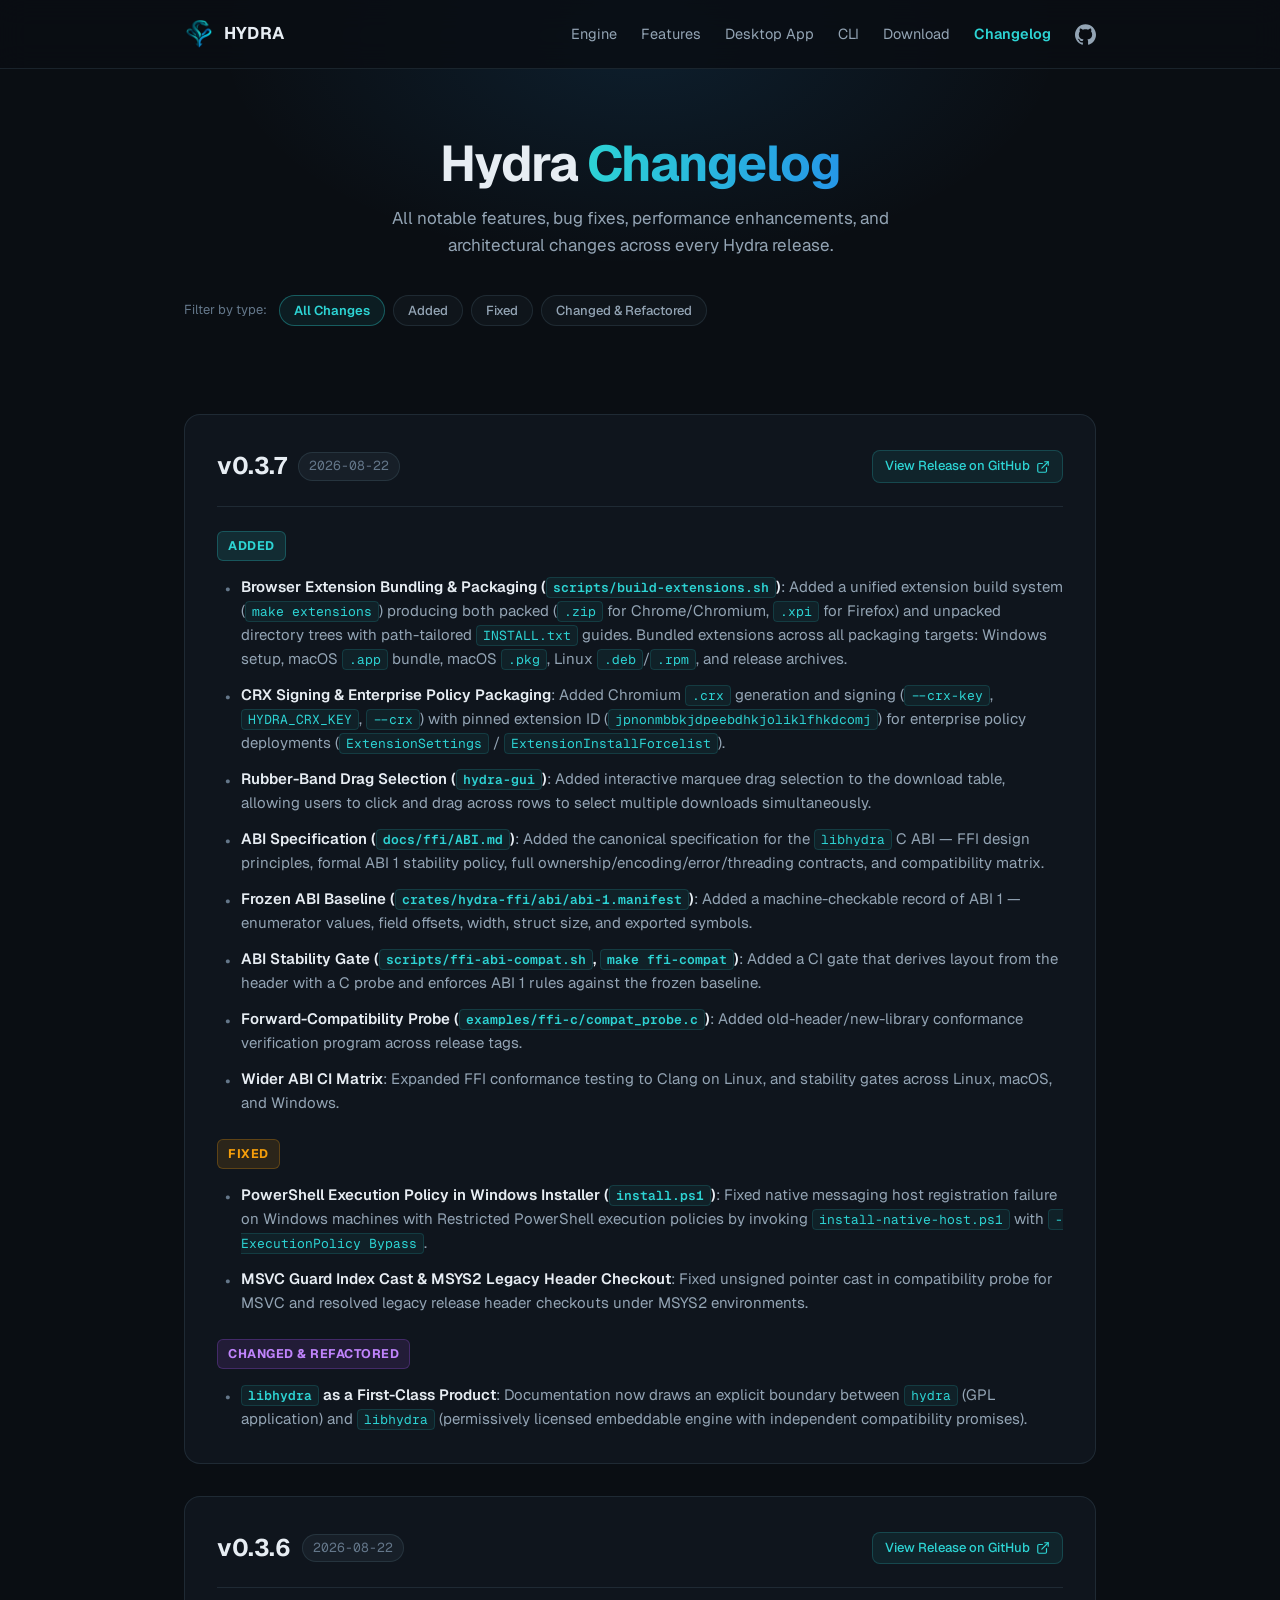
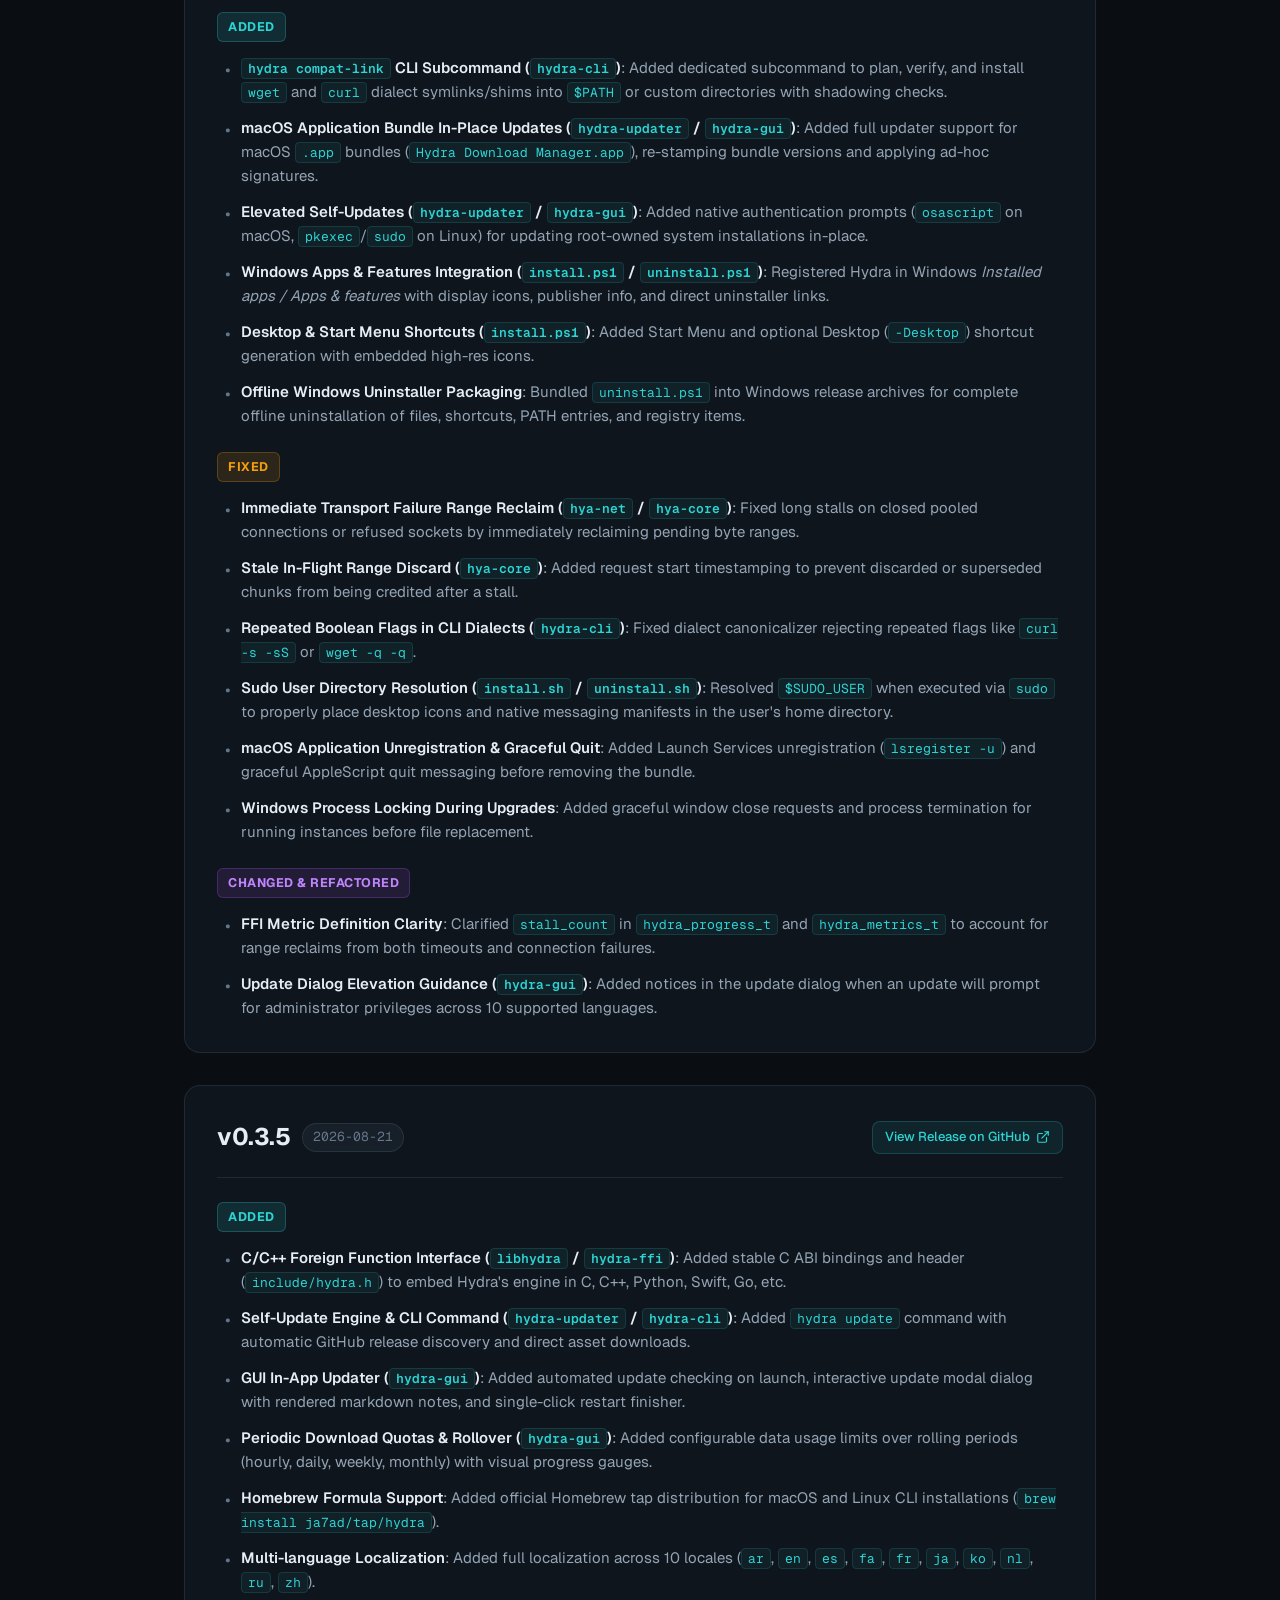
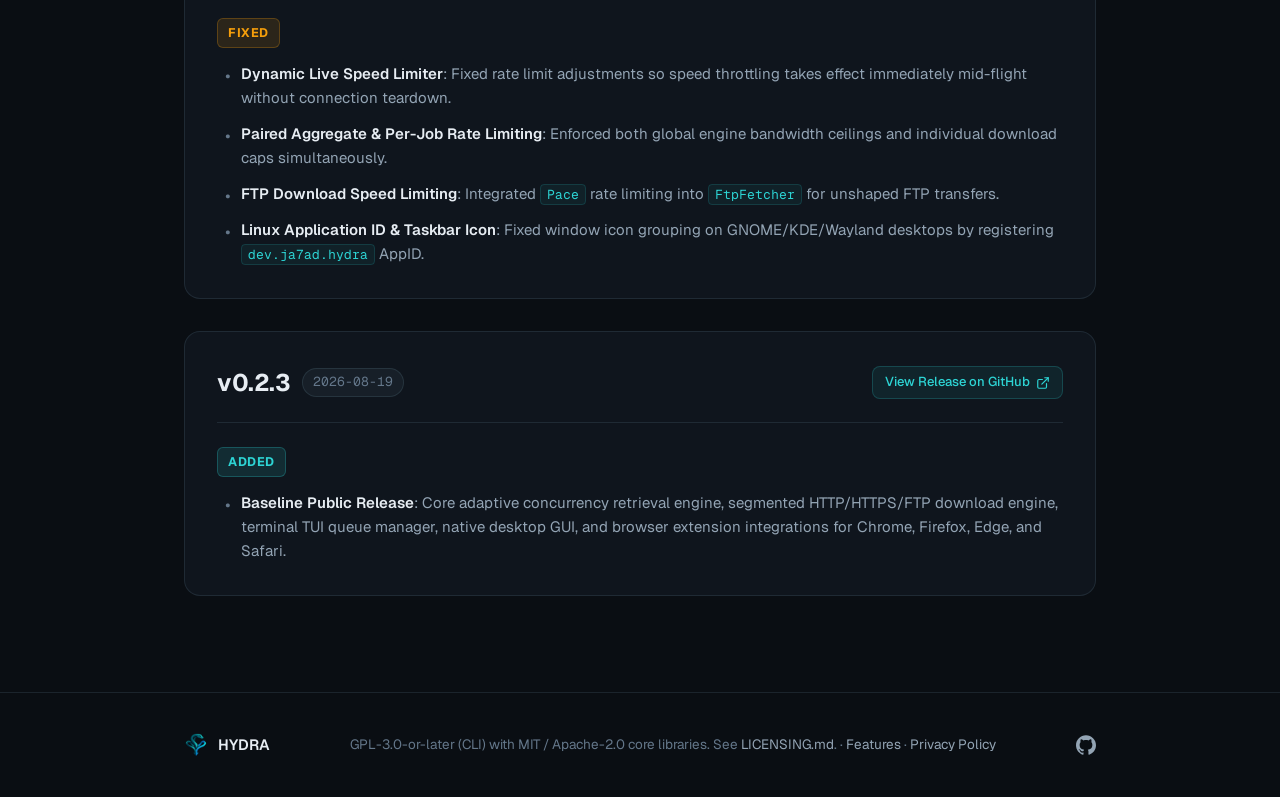
<file: docs/changelog.html>
<!DOCTYPE html>
<html lang="en">
<head>
<meta charset="UTF-8">
<meta name="viewport" content="width=device-width, initial-scale=1.0">
<title>Changelog — Hydra Download Manager (HDM)</title>
<meta name="description" content="All notable changes, new features, bug fixes, and improvements across every Hydra Download Manager (HDM) release.">
<link rel="canonical" href="https://hydra.javad.dev/changelog.html">
<link rel="icon" type="image/png" href="logo.png">
<meta property="og:title" content="Changelog — Hydra Download Manager (HDM)">
<meta property="og:description" content="All notable changes, new features, bug fixes, and improvements across every Hydra Download Manager (HDM) release.">
<meta property="og:image" content="https://hydra.javad.dev/img/screenshot.jpg">
<meta property="og:url" content="https://hydra.javad.dev/changelog.html">
<meta property="og:type" content="website">
<meta property="og:site_name" content="Hydra Download Manager">
<link rel="preconnect" href="https://fonts.googleapis.com">
<link rel="preconnect" href="https://fonts.gstatic.com" crossorigin>
<link href="https://fonts.googleapis.com/css2?family=Geist:wght@400;500;600;700&family=Geist+Mono:wght@400;500&display=swap" rel="stylesheet">
<style>
  :root {
    --bg: #0a0e13;
    --bg-raised: #0f151d;
    --line: rgba(148, 197, 222, 0.12);
    --line-strong: rgba(148, 197, 222, 0.22);
    --text: #e7edf3;
    --text-dim: #93a4b4;
    --text-faint: #64778a;
    --accent: #2dd4d4;
    --accent-ink: #06282e;
    --grad: linear-gradient(100deg, #2dd4d4, #2596e8);
    --radius: 16px;
    --font-sans: "Geist", system-ui, -apple-system, "Segoe UI", sans-serif;
    --font-mono: "Geist Mono", ui-monospace, "SF Mono", Menlo, monospace;
  }

  * { margin: 0; padding: 0; box-sizing: border-box; }
  html { scroll-behavior: smooth; }

  body {
    background: var(--bg);
    color: var(--text);
    font-family: var(--font-sans);
    font-size: 16px;
    line-height: 1.6;
    -webkit-font-smoothing: antialiased;
    overflow-x: hidden;
  }

  a { color: inherit; text-decoration: none; }

  .wrap { max-width: 960px; margin: 0 auto; padding: 0 24px; }

  /* Navigation Header */
  .nav {
    position: fixed; top: 0; left: 0; right: 0; z-index: 40;
    background: rgba(10, 14, 19, 0.85);
    backdrop-filter: blur(14px); -webkit-backdrop-filter: blur(14px);
    border-bottom: 1px solid var(--line);
  }
  .nav-inner {
    height: 68px; display: flex; align-items: center; justify-content: space-between;
  }
  .brand { display: flex; align-items: center; gap: 10px; font-weight: 700; font-size: 17px; letter-spacing: 0.01em; }
  .brand img { width: 30px; height: 30px; }
  .nav-links { display: flex; align-items: center; gap: 24px; font-size: 14.5px; color: var(--text-dim); }
  .nav-links a { transition: color 0.15s ease; }
  .nav-links a:hover, .nav-links a.active { color: var(--text); }
  .nav-links a.active { color: var(--accent); font-weight: 600; }
  .nav-gh { display: inline-flex; align-items: center; }
  .nav-gh svg { width: 21px; height: 21px; }

  .nav-toggle {
    display: none;
    background: transparent;
    border: 1px solid var(--line);
    border-radius: 8px;
    color: var(--text);
    padding: 6px;
    cursor: pointer;
    align-items: center;
    justify-content: center;
    transition: background 0.15s ease, border-color 0.15s ease;
  }
  .nav-toggle:hover {
    background: rgba(148, 197, 222, 0.08);
    border-color: var(--line-strong);
  }
  .nav-toggle svg { width: 22px; height: 22px; }

  /* Hero Section */
  .hero-section {
    padding: 136px 0 48px;
    position: relative;
    text-align: center;
  }
  .hero-section::before {
    content: ""; position: absolute; inset: 0; z-index: -1;
    background: radial-gradient(600px 320px at 50% 10%, rgba(37, 150, 232, 0.12), transparent 70%);
  }
  .hero-section h1 {
    font-size: clamp(34px, 4vw, 50px); font-weight: 700; letter-spacing: -0.03em; line-height: 1.1;
  }
  .hero-section h1 .grad {
    background: var(--grad);
    -webkit-background-clip: text; background-clip: text; color: transparent;
  }
  .hero-section p {
    margin-top: 14px; font-size: 17px; color: var(--text-dim); max-width: 54ch; margin-left: auto; margin-right: auto;
  }

  /* Search & Filter Toolbar */
  .toolbar {
    margin: 36px 0 40px; display: flex; flex-direction: column; gap: 16px;
  }
  .search-wrap { position: relative; width: 100%; }
  .search-wrap svg {
    position: absolute; left: 16px; top: 50%; transform: translateY(-50%);
    width: 18px; height: 18px; color: var(--text-faint); pointer-events: none;
  }
  .search-input {
    width: 100%; background: var(--bg-raised); border: 1px solid var(--line);
    border-radius: 12px; padding: 13px 16px 13px 46px; font-family: var(--font-sans);
    font-size: 15px; color: var(--text); outline: none;
    transition: border-color 0.2s ease, box-shadow 0.2s ease;
  }
  .search-input:focus {
    border-color: rgba(45, 212, 212, 0.4);
    box-shadow: 0 0 20px rgba(45, 212, 212, 0.12);
  }
  .search-input::placeholder { color: var(--text-faint); }

  .filter-row { display: flex; gap: 8px; flex-wrap: wrap; align-items: center; }
  .filter-label { font-size: 13px; color: var(--text-faint); margin-right: 4px; }
  .filter-chip {
    font-family: var(--font-sans); font-size: 13px; font-weight: 500;
    color: var(--text-dim); background: rgba(148, 197, 222, 0.04);
    border: 1px solid var(--line); border-radius: 999px; padding: 6px 14px;
    cursor: pointer; transition: all 0.15s ease;
  }
  .filter-chip:hover { color: var(--text); border-color: var(--line-strong); }
  .filter-chip.active {
    color: var(--accent); border-color: rgba(45, 212, 212, 0.35);
    background: rgba(45, 212, 212, 0.08); font-weight: 600;
  }

  /* Release Cards */
  .releases-list { display: flex; flex-direction: column; gap: 32px; padding-bottom: 96px; }

  .release-card {
    border: 1px solid var(--line); border-radius: var(--radius);
    background: var(--bg-raised); padding: 32px;
    transition: border-color 0.2s ease, box-shadow 0.2s ease;
  }
  .release-card:hover { border-color: var(--line-strong); }

  .release-header {
    display: flex; align-items: center; justify-content: space-between;
    gap: 16px; flex-wrap: wrap; padding-bottom: 20px;
    border-bottom: 1px solid var(--line);
  }
  .release-title-group { display: flex; align-items: center; gap: 12px; }
  .release-version {
    font-size: 24px; font-weight: 700; letter-spacing: -0.02em; color: var(--text);
  }
  .release-date {
    font-family: var(--font-mono); font-size: 13px; color: var(--text-faint);
    background: rgba(148, 197, 222, 0.06); border: 1px solid var(--line);
    padding: 3px 10px; border-radius: 999px;
  }
  .release-actions { display: flex; align-items: center; gap: 10px; }
  .release-link {
    display: inline-flex; align-items: center; gap: 6px;
    font-size: 13px; font-weight: 500; color: var(--accent);
    background: rgba(45, 212, 212, 0.08); border: 1px solid rgba(45, 212, 212, 0.2);
    padding: 5px 12px; border-radius: 8px; transition: all 0.15s ease;
  }
  .release-link:hover { background: rgba(45, 212, 212, 0.15); border-color: rgba(45, 212, 212, 0.35); }
  .release-link svg { width: 14px; height: 14px; }

  /* Sections inside a release */
  .change-section { margin-top: 24px; }
  .section-badge {
    display: inline-flex; align-items: center; gap: 6px;
    font-size: 12.5px; font-weight: 700; text-transform: uppercase;
    letter-spacing: 0.04em; padding: 4px 10px; border-radius: 6px; margin-bottom: 14px;
  }
  .section-badge.added {
    background: rgba(45, 212, 212, 0.12); color: #2dd4d4; border: 1px solid rgba(45, 212, 212, 0.25);
  }
  .section-badge.fixed {
    background: rgba(245, 158, 11, 0.12); color: #f59e0b; border: 1px solid rgba(245, 158, 11, 0.25);
  }
  .section-badge.changed {
    background: rgba(168, 85, 247, 0.12); color: #c084fc; border: 1px solid rgba(168, 85, 247, 0.25);
  }

  .change-list { list-style: none; display: flex; flex-direction: column; gap: 12px; padding-left: 4px; }
  .change-item {
    position: relative; padding-left: 20px; font-size: 15px; color: var(--text-dim); line-height: 1.6;
  }
  .change-item::before {
    content: "•"; position: absolute; left: 4px; top: 0; color: var(--text-faint); font-size: 18px;
  }
  .change-item strong { color: var(--text); font-weight: 600; }
  .change-item code {
    font-family: var(--font-mono); font-size: 13px; color: var(--accent);
    background: rgba(45, 212, 212, 0.06); border: 1px solid rgba(45, 212, 212, 0.15);
    padding: 1px 6px; border-radius: 4px;
  }

  /* Empty state */
  .no-results {
    display: none; text-align: center; padding: 64px 20px;
    border: 1px dashed var(--line-strong); border-radius: var(--radius);
    color: var(--text-dim);
  }
  .no-results p { margin-top: 8px; font-size: 14.5px; color: var(--text-faint); }

  /* Footer */
  footer { border-top: 1px solid var(--line); padding: 40px 0; }
  .foot {
    display: flex; align-items: center; justify-content: space-between;
    gap: 20px; flex-wrap: wrap;
  }
  .foot-brand { display: flex; align-items: center; gap: 10px; font-weight: 600; font-size: 15px; }
  .foot-brand img { width: 24px; height: 24px; }
  .foot p { font-size: 13.5px; color: var(--text-faint); }
  .foot p a { color: var(--text-dim); }
  .foot p a:hover { color: var(--accent); }
  .foot-social { display: flex; gap: 14px; }
  .foot-social a { color: var(--text-dim); display: inline-flex; transition: color 0.15s ease; }
  .foot-social a:hover { color: var(--text); }
  .foot-social svg { width: 20px; height: 20px; }

  @media (max-width: 768px) {
    .nav-toggle { display: flex; }
    .nav-links {
      display: none;
      position: absolute;
      top: 68px;
      left: 0;
      right: 0;
      background: rgba(10, 14, 19, 0.96);
      backdrop-filter: blur(20px);
      -webkit-backdrop-filter: blur(20px);
      border-bottom: 1px solid var(--line-strong);
      flex-direction: column;
      align-items: stretch;
      padding: 16px 24px 24px;
      gap: 12px;
      box-shadow: 0 20px 40px rgba(0, 0, 0, 0.6);
    }
    .nav-links.open { display: flex; }
    .nav-links a {
      font-size: 15.5px;
      padding: 10px 0;
      border-bottom: 1px solid rgba(148, 197, 222, 0.08);
      display: flex;
      align-items: center;
      justify-content: space-between;
    }
    .nav-links a:last-child { border-bottom: none; }
    .nav-gh { justify-content: flex-start; gap: 8px; }
    .nav-gh::after { content: "GitHub Repository"; font-weight: 500; font-size: 15px; }

    .hero-section { padding: 110px 0 36px; }
    .hero-section h1 { font-size: clamp(28px, 7vw, 42px); }
    .release-card { padding: 24px 18px; }
    .release-header { flex-direction: column; align-items: flex-start; gap: 12px; }
    .release-actions { width: 100%; }
    .release-link { width: 100%; justify-content: center; padding: 8px 14px; }
    .change-item { font-size: 14px; word-break: break-word; overflow-wrap: anywhere; }
    .change-item code { word-break: break-all; }
  }

  @media (max-width: 540px) {
    .wrap { padding: 0 16px; }
    .toolbar { margin: 24px 0 28px; }
    .filter-row { gap: 6px; }
    .filter-chip { padding: 5px 10px; font-size: 12px; }
    .release-version { font-size: 20px; }
    .release-date { font-size: 12px; }
  }
</style>
</head>
<body>

<nav class="nav">
  <div class="wrap nav-inner">
    <a class="brand" href="index.html">
      <img src="logo.png" alt="Hydra logo" width="30" height="30">
      HYDRA
    </a>
    <div class="nav-links" id="nav-links">
      <a href="index.html#engine">Engine</a>
      <a href="features.html">Features</a>
      <a href="index.html#app">Desktop App</a>
      <a href="index.html#cli">CLI</a>
      <a href="index.html#download">Download</a>
      <a href="changelog.html" class="active">Changelog</a>
      <a class="nav-gh" href="https://github.com/ja7ad/hydra" aria-label="Hydra on GitHub">
        <svg viewBox="0 0 24 24" fill="currentColor" aria-hidden="true"><path d="M12 .297c-6.63 0-12 5.373-12 12 0 5.303 3.438 9.8 8.205 11.385.6.113.82-.258.82-.577 0-.285-.01-1.04-.015-2.04-3.338.724-4.042-1.61-4.042-1.61C4.422 18.07 3.633 17.7 3.633 17.7c-1.087-.744.084-.729.084-.729 1.205.084 1.838 1.236 1.838 1.236 1.07 1.835 2.809 1.305 3.495.998.108-.776.417-1.305.76-1.605-2.665-.3-5.466-1.332-5.466-5.93 0-1.31.465-2.38 1.235-3.22-.135-.303-.54-1.523.105-3.176 0 0 1.005-.322 3.3 1.23.96-.267 1.98-.399 3-.405 1.02.006 2.04.138 3 .405 2.28-1.552 3.285-1.23 3.285-1.23.645 1.653.24 2.873.12 3.176.765.84 1.23 1.91 1.23 3.22 0 4.61-2.805 5.625-5.475 5.92.42.36.81 1.096.81 2.22 0 1.606-.015 2.896-.015 3.286 0 .315.21.69.825.57C20.565 22.092 24 17.592 24 12.297c0-6.627-5.373-12-12-12"/></svg>
      </a>
    </div>
    <button class="nav-toggle" id="nav-toggle" aria-label="Toggle navigation menu" aria-expanded="false">
      <svg viewBox="0 0 24 24" fill="none" stroke="currentColor" stroke-width="2" stroke-linecap="round" stroke-linejoin="round" aria-hidden="true">
        <path id="nav-toggle-icon-open" d="M4 6h16M4 12h16M4 18h16"/>
        <path id="nav-toggle-icon-close" d="M18 6L6 18M6 6l12 12" style="display:none;"/>
      </svg>
    </button>
  </div>
</nav>

<div class="wrap">
  <section class="hero-section">
    <h1>Hydra <span class="grad">Changelog</span></h1>
    <p>All notable features, bug fixes, performance enhancements, and architectural changes across every Hydra release.</p>

    <div class="toolbar">
      <div class="filter-row">
        <span class="filter-label">Filter by type:</span>
        <button class="filter-chip active" data-type="all">All Changes</button>
        <button class="filter-chip" data-type="added">Added</button>
        <button class="filter-chip" data-type="fixed">Fixed</button>
        <button class="filter-chip" data-type="changed">Changed &amp; Refactored</button>
      </div>
    </div>
  </section>

  <main class="releases-list" id="releases-container">
    <!-- Version 0.3.7 -->
    <article class="release-card" id="v0.3.7" data-version="0.3.7">
      <div class="release-header">
        <div class="release-title-group">
          <h2 class="release-version">v0.3.7</h2>
          <span class="release-date">2026-08-22</span>
        </div>
        <div class="release-actions">
          <a class="release-link" href="https://github.com/ja7ad/hydra/releases/tag/v0.3.7" target="_blank" rel="noopener">
            View Release on GitHub
            <svg viewBox="0 0 24 24" fill="none" stroke="currentColor" stroke-width="2" stroke-linecap="round" stroke-linejoin="round"><path d="M18 13v6a2 2 0 0 1-2 2H5a2 2 0 0 1-2-2V8a2 2 0 0 1 2-2h6"/><polyline points="15 3 21 3 21 9"/><line x1="10" y1="14" x2="21" y2="3"/></svg>
          </a>
        </div>
      </div>

      <div class="change-section" data-category="added">
        <span class="section-badge added">Added</span>
        <ul class="change-list">
          <li class="change-item"><strong>Browser Extension Bundling &amp; Packaging (<code>scripts/build-extensions.sh</code>)</strong>: Added a unified extension build system (<code>make extensions</code>) producing both packed (<code>.zip</code> for Chrome/Chromium, <code>.xpi</code> for Firefox) and unpacked directory trees with path-tailored <code>INSTALL.txt</code> guides. Bundled extensions across all packaging targets: Windows setup, macOS <code>.app</code> bundle, macOS <code>.pkg</code>, Linux <code>.deb</code>/<code>.rpm</code>, and release archives.</li>
          <li class="change-item"><strong>CRX Signing &amp; Enterprise Policy Packaging</strong>: Added Chromium <code>.crx</code> generation and signing (<code>--crx-key</code>, <code>HYDRA_CRX_KEY</code>, <code>--crx</code>) with pinned extension ID (<code>jpnonmbbkjdpeebdhkjoliklfhkdcomj</code>) for enterprise policy deployments (<code>ExtensionSettings</code> / <code>ExtensionInstallForcelist</code>).</li>
          <li class="change-item"><strong>Rubber-Band Drag Selection (<code>hydra-gui</code>)</strong>: Added interactive marquee drag selection to the download table, allowing users to click and drag across rows to select multiple downloads simultaneously.</li>
          <li class="change-item"><strong>ABI Specification (<code>docs/ffi/ABI.md</code>)</strong>: Added the canonical specification for the <code>libhydra</code> C ABI — FFI design principles, formal ABI 1 stability policy, full ownership/encoding/error/threading contracts, and compatibility matrix.</li>
          <li class="change-item"><strong>Frozen ABI Baseline (<code>crates/hydra-ffi/abi/abi-1.manifest</code>)</strong>: Added a machine-checkable record of ABI 1 — enumerator values, field offsets, width, struct size, and exported symbols.</li>
          <li class="change-item"><strong>ABI Stability Gate (<code>scripts/ffi-abi-compat.sh</code>, <code>make ffi-compat</code>)</strong>: Added a CI gate that derives layout from the header with a C probe and enforces ABI 1 rules against the frozen baseline.</li>
          <li class="change-item"><strong>Forward-Compatibility Probe (<code>examples/ffi-c/compat_probe.c</code>)</strong>: Added old-header/new-library conformance verification program across release tags.</li>
          <li class="change-item"><strong>Wider ABI CI Matrix</strong>: Expanded FFI conformance testing to Clang on Linux, and stability gates across Linux, macOS, and Windows.</li>
        </ul>
      </div>

      <div class="change-section" data-category="fixed">
        <span class="section-badge fixed">Fixed</span>
        <ul class="change-list">
          <li class="change-item"><strong>PowerShell Execution Policy in Windows Installer (<code>install.ps1</code>)</strong>: Fixed native messaging host registration failure on Windows machines with Restricted PowerShell execution policies by invoking <code>install-native-host.ps1</code> with <code>-ExecutionPolicy Bypass</code>.</li>
          <li class="change-item"><strong>MSVC Guard Index Cast &amp; MSYS2 Legacy Header Checkout</strong>: Fixed unsigned pointer cast in compatibility probe for MSVC and resolved legacy release header checkouts under MSYS2 environments.</li>
        </ul>
      </div>

      <div class="change-section" data-category="changed">
        <span class="section-badge changed">Changed &amp; Refactored</span>
        <ul class="change-list">
          <li class="change-item"><strong><code>libhydra</code> as a First-Class Product</strong>: Documentation now draws an explicit boundary between <code>hydra</code> (GPL application) and <code>libhydra</code> (permissively licensed embeddable engine with independent compatibility promises).</li>
        </ul>
      </div>
    </article>

    <!-- Version 0.3.6 -->
    <article class="release-card" id="v0.3.6" data-version="0.3.6">
      <div class="release-header">
        <div class="release-title-group">
          <h2 class="release-version">v0.3.6</h2>
          <span class="release-date">2026-08-22</span>
        </div>
        <div class="release-actions">
          <a class="release-link" href="https://github.com/ja7ad/hydra/releases/tag/v0.3.6" target="_blank" rel="noopener">
            View Release on GitHub
            <svg viewBox="0 0 24 24" fill="none" stroke="currentColor" stroke-width="2" stroke-linecap="round" stroke-linejoin="round"><path d="M18 13v6a2 2 0 0 1-2 2H5a2 2 0 0 1-2-2V8a2 2 0 0 1 2-2h6"/><polyline points="15 3 21 3 21 9"/><line x1="10" y1="14" x2="21" y2="3"/></svg>
          </a>
        </div>
      </div>

      <div class="change-section" data-category="added">
        <span class="section-badge added">Added</span>
        <ul class="change-list">
          <li class="change-item"><strong><code>hydra compat-link</code> CLI Subcommand (<code>hydra-cli</code>)</strong>: Added dedicated subcommand to plan, verify, and install <code>wget</code> and <code>curl</code> dialect symlinks/shims into <code>$PATH</code> or custom directories with shadowing checks.</li>
          <li class="change-item"><strong>macOS Application Bundle In-Place Updates (<code>hydra-updater</code> / <code>hydra-gui</code>)</strong>: Added full updater support for macOS <code>.app</code> bundles (<code>Hydra Download Manager.app</code>), re-stamping bundle versions and applying ad-hoc signatures.</li>
          <li class="change-item"><strong>Elevated Self-Updates (<code>hydra-updater</code> / <code>hydra-gui</code>)</strong>: Added native authentication prompts (<code>osascript</code> on macOS, <code>pkexec</code>/<code>sudo</code> on Linux) for updating root-owned system installations in-place.</li>
          <li class="change-item"><strong>Windows Apps &amp; Features Integration (<code>install.ps1</code> / <code>uninstall.ps1</code>)</strong>: Registered Hydra in Windows <i>Installed apps / Apps &amp; features</i> with display icons, publisher info, and direct uninstaller links.</li>
          <li class="change-item"><strong>Desktop &amp; Start Menu Shortcuts (<code>install.ps1</code>)</strong>: Added Start Menu and optional Desktop (<code>-Desktop</code>) shortcut generation with embedded high-res icons.</li>
          <li class="change-item"><strong>Offline Windows Uninstaller Packaging</strong>: Bundled <code>uninstall.ps1</code> into Windows release archives for complete offline uninstallation of files, shortcuts, PATH entries, and registry items.</li>
        </ul>
      </div>

      <div class="change-section" data-category="fixed">
        <span class="section-badge fixed">Fixed</span>
        <ul class="change-list">
          <li class="change-item"><strong>Immediate Transport Failure Range Reclaim (<code>hya-net</code> / <code>hya-core</code>)</strong>: Fixed long stalls on closed pooled connections or refused sockets by immediately reclaiming pending byte ranges.</li>
          <li class="change-item"><strong>Stale In-Flight Range Discard (<code>hya-core</code>)</strong>: Added request start timestamping to prevent discarded or superseded chunks from being credited after a stall.</li>
          <li class="change-item"><strong>Repeated Boolean Flags in CLI Dialects (<code>hydra-cli</code>)</strong>: Fixed dialect canonicalizer rejecting repeated flags like <code>curl -s -sS</code> or <code>wget -q -q</code>.</li>
          <li class="change-item"><strong>Sudo User Directory Resolution (<code>install.sh</code> / <code>uninstall.sh</code>)</strong>: Resolved <code>$SUDO_USER</code> when executed via <code>sudo</code> to properly place desktop icons and native messaging manifests in the user's home directory.</li>
          <li class="change-item"><strong>macOS Application Unregistration &amp; Graceful Quit</strong>: Added Launch Services unregistration (<code>lsregister -u</code>) and graceful AppleScript quit messaging before removing the bundle.</li>
          <li class="change-item"><strong>Windows Process Locking During Upgrades</strong>: Added graceful window close requests and process termination for running instances before file replacement.</li>
        </ul>
      </div>

      <div class="change-section" data-category="changed">
        <span class="section-badge changed">Changed &amp; Refactored</span>
        <ul class="change-list">
          <li class="change-item"><strong>FFI Metric Definition Clarity</strong>: Clarified <code>stall_count</code> in <code>hydra_progress_t</code> and <code>hydra_metrics_t</code> to account for range reclaims from both timeouts and connection failures.</li>
          <li class="change-item"><strong>Update Dialog Elevation Guidance (<code>hydra-gui</code>)</strong>: Added notices in the update dialog when an update will prompt for administrator privileges across 10 supported languages.</li>
        </ul>
      </div>
    </article>

    <!-- Version 0.3.5 -->
    <article class="release-card" id="v0.3.5" data-version="0.3.5">
      <div class="release-header">
        <div class="release-title-group">
          <h2 class="release-version">v0.3.5</h2>
          <span class="release-date">2026-08-21</span>
        </div>
        <div class="release-actions">
          <a class="release-link" href="https://github.com/ja7ad/hydra/releases/tag/v0.3.5" target="_blank" rel="noopener">
            View Release on GitHub
            <svg viewBox="0 0 24 24" fill="none" stroke="currentColor" stroke-width="2" stroke-linecap="round" stroke-linejoin="round"><path d="M18 13v6a2 2 0 0 1-2 2H5a2 2 0 0 1-2-2V8a2 2 0 0 1 2-2h6"/><polyline points="15 3 21 3 21 9"/><line x1="10" y1="14" x2="21" y2="3"/></svg>
          </a>
        </div>
      </div>

      <div class="change-section" data-category="added">
        <span class="section-badge added">Added</span>
        <ul class="change-list">
          <li class="change-item"><strong>C/C++ Foreign Function Interface (<code>libhydra</code> / <code>hydra-ffi</code>)</strong>: Added stable C ABI bindings and header (<code>include/hydra.h</code>) to embed Hydra's engine in C, C++, Python, Swift, Go, etc.</li>
          <li class="change-item"><strong>Self-Update Engine &amp; CLI Command (<code>hydra-updater</code> / <code>hydra-cli</code>)</strong>: Added <code>hydra update</code> command with automatic GitHub release discovery and direct asset downloads.</li>
          <li class="change-item"><strong>GUI In-App Updater (<code>hydra-gui</code>)</strong>: Added automated update checking on launch, interactive update modal dialog with rendered markdown notes, and single-click restart finisher.</li>
          <li class="change-item"><strong>Periodic Download Quotas &amp; Rollover (<code>hydra-gui</code>)</strong>: Added configurable data usage limits over rolling periods (hourly, daily, weekly, monthly) with visual progress gauges.</li>
          <li class="change-item"><strong>Homebrew Formula Support</strong>: Added official Homebrew tap distribution for macOS and Linux CLI installations (<code>brew install ja7ad/tap/hydra</code>).</li>
          <li class="change-item"><strong>Multi-language Localization</strong>: Added full localization across 10 locales (<code>ar</code>, <code>en</code>, <code>es</code>, <code>fa</code>, <code>fr</code>, <code>ja</code>, <code>ko</code>, <code>nl</code>, <code>ru</code>, <code>zh</code>).</li>
        </ul>
      </div>

      <div class="change-section" data-category="fixed">
        <span class="section-badge fixed">Fixed</span>
        <ul class="change-list">
          <li class="change-item"><strong>Dynamic Live Speed Limiter</strong>: Fixed rate limit adjustments so speed throttling takes effect immediately mid-flight without connection teardown.</li>
          <li class="change-item"><strong>Paired Aggregate &amp; Per-Job Rate Limiting</strong>: Enforced both global engine bandwidth ceilings and individual download caps simultaneously.</li>
          <li class="change-item"><strong>FTP Download Speed Limiting</strong>: Integrated <code>Pace</code> rate limiting into <code>FtpFetcher</code> for unshaped FTP transfers.</li>
          <li class="change-item"><strong>Linux Application ID &amp; Taskbar Icon</strong>: Fixed window icon grouping on GNOME/KDE/Wayland desktops by registering <code>dev.ja7ad.hydra</code> AppID.</li>
        </ul>
      </div>
    </article>

    <!-- Version 0.2.3 -->
    <article class="release-card" id="v0.2.3" data-version="0.2.3">
      <div class="release-header">
        <div class="release-title-group">
          <h2 class="release-version">v0.2.3</h2>
          <span class="release-date">2026-08-19</span>
        </div>
        <div class="release-actions">
          <a class="release-link" href="https://github.com/ja7ad/hydra/releases/tag/v0.2.3" target="_blank" rel="noopener">
            View Release on GitHub
            <svg viewBox="0 0 24 24" fill="none" stroke="currentColor" stroke-width="2" stroke-linecap="round" stroke-linejoin="round"><path d="M18 13v6a2 2 0 0 1-2 2H5a2 2 0 0 1-2-2V8a2 2 0 0 1 2-2h6"/><polyline points="15 3 21 3 21 9"/><line x1="10" y1="14" x2="21" y2="3"/></svg>
          </a>
        </div>
      </div>

      <div class="change-section" data-category="added">
        <span class="section-badge added">Added</span>
        <ul class="change-list">
          <li class="change-item"><strong>Baseline Public Release</strong>: Core adaptive concurrency retrieval engine, segmented HTTP/HTTPS/FTP download engine, terminal TUI queue manager, native desktop GUI, and browser extension integrations for Chrome, Firefox, Edge, and Safari.</li>
        </ul>
      </div>
    </article>

    <div class="no-results" id="no-results">
      <h3>No matching changes found</h3>
      <p>Try adjusting your search query or type filter.</p>
    </div>
  </main>
</div>

<footer>
  <div class="wrap foot">
    <a class="foot-brand" href="index.html">
      <img src="logo.png" alt="" width="24" height="24">
      HYDRA
    </a>
    <p>GPL-3.0-or-later (CLI) with MIT / Apache-2.0 core libraries. See <a href="https://github.com/ja7ad/hydra/blob/main/LICENSING.md">LICENSING.md</a>. · <a href="features.html">Features</a> · <a href="privacy.html">Privacy Policy</a></p>
    <div class="foot-social">
      <a href="https://github.com/ja7ad/hydra" aria-label="Hydra on GitHub">
        <svg viewBox="0 0 24 24" fill="currentColor" aria-hidden="true"><path d="M12 .297c-6.63 0-12 5.373-12 12 0 5.303 3.438 9.8 8.205 11.385.6.113.82-.258.82-.577 0-.285-.01-1.04-.015-2.04-3.338.724-4.042-1.61-4.042-1.61C4.422 18.07 3.633 17.7 3.633 17.7c-1.087-.744.084-.729.084-.729 1.205.084 1.838 1.236 1.838 1.236 1.07 1.835 2.809 1.305 3.495.998.108-.776.417-1.305.76-1.605-2.665-.3-5.466-1.332-5.466-5.93 0-1.31.465-2.38 1.235-3.22-.135-.303-.54-1.523.105-3.176 0 0 1.005-.322 3.3 1.23.96-.267 1.98-.399 3-.405 1.02.006 2.04.138 3 .405 2.28-1.552 3.285-1.23 3.285-1.23.645 1.653.24 2.873.12 3.176.765.84 1.23 1.91 1.23 3.22 0 4.61-2.805 5.625-5.475 5.92.42.36.81 1.096.81 2.22 0 1.606-.015 2.896-.015 3.286 0 .315.21.69.825.57C20.565 22.092 24 17.592 24 12.297c0-6.627-5.373-12-12-12"/></svg>
      </a>
    </div>
  </div>
</footer>

<script>
  // Mobile Navigation Toggle
  const navLinks = document.getElementById("nav-links");
  const navToggle = document.getElementById("nav-toggle");
  const iconOpen = document.getElementById("nav-toggle-icon-open");
  const iconClose = document.getElementById("nav-toggle-icon-close");

  if (navToggle && navLinks) {
    navToggle.addEventListener("click", () => {
      const isOpen = navLinks.classList.toggle("open");
      navToggle.setAttribute("aria-expanded", isOpen ? "true" : "false");
      if (iconOpen && iconClose) {
        iconOpen.style.display = isOpen ? "none" : "block";
        iconClose.style.display = isOpen ? "block" : "none";
      }
    });

    navLinks.querySelectorAll("a").forEach((link) => {
      link.addEventListener("click", () => {
        navLinks.classList.remove("open");
        navToggle.setAttribute("aria-expanded", "false");
        if (iconOpen && iconClose) {
          iconOpen.style.display = "block";
          iconClose.style.display = "none";
        }
      });
    });
  }

  // Active Category Filter State & Filter Logic
  let activeFilterType = "all";

  function applyCategoryFilter(type) {
    activeFilterType = type;
    const cards = document.querySelectorAll(".release-card");
    const noResults = document.getElementById("no-results");
    let visibleCount = 0;

    cards.forEach(card => {
      const sections = card.querySelectorAll(".change-section");
      let hasVisibleSection = false;

      sections.forEach(s => {
        if (type === "all" || s.dataset.category === type) {
          s.style.display = "";
          hasVisibleSection = true;
        } else {
          s.style.display = "none";
        }
      });

      if (hasVisibleSection) {
        card.style.display = "";
        visibleCount++;
      } else {
        card.style.display = "none";
      }
    });

    if (noResults) {
      noResults.style.display = visibleCount === 0 ? "block" : "none";
    }
  }

  // Bind Filter Chips
  document.querySelectorAll(".filter-chip").forEach(chip => {
    chip.addEventListener("click", () => {
      document.querySelectorAll(".filter-chip").forEach(c => c.classList.remove("active"));
      chip.classList.add("active");
      applyCategoryFilter(chip.dataset.type || "all");
    });
  });

  // Markdown Parser for GitHub CHANGELOG.md
  function parseMarkdownChangelog(mdText) {
    const releases = [];
    const lines = mdText.split(/\r?\n/);

    let currentRelease = null;
    let currentSection = null;

    for (let i = 0; i < lines.length; i++) {
      const line = lines[i].trim();
      if (!line) continue;

      // Version header: ## [0.3.7] - 2026-08-22
      const verMatch = line.match(/^##\s+\[(.*?)\](?:\s*-\s*(.*))?$/);
      if (verMatch) {
        if (currentRelease) {
          if (currentSection && currentSection.items.length > 0) {
            currentRelease.sections.push(currentSection);
            currentSection = null;
          }
          releases.push(currentRelease);
        }
        currentRelease = {
          version: verMatch[1],
          date: verMatch[2] ? verMatch[2].trim() : "",
          sections: []
        };
        continue;
      }

      // Section header: ### Added / ### Fixed / ### Changed & Refactored
      const secMatch = line.match(/^###\s+(.*)$/);
      if (secMatch && currentRelease) {
        if (currentSection && currentSection.items.length > 0) {
          currentRelease.sections.push(currentSection);
        }
        const rawTitle = secMatch[1].trim();
        let category = "changed";
        if (/added/i.test(rawTitle)) category = "added";
        else if (/fixed/i.test(rawTitle)) category = "fixed";
        else if (/changed|refactored|removed|deprecated|security/i.test(rawTitle)) category = "changed";

        currentSection = {
          title: rawTitle,
          category: category,
          items: []
        };
        continue;
      }

      // List item bullet
      if ((line.startsWith("- ") || line.startsWith("* ")) && currentRelease && currentSection) {
        const rawContent = line.replace(/^[-*]\s+/, "");
        currentSection.items.push(rawContent);
      } else if (currentRelease && currentSection && currentSection.items.length > 0 && !line.startsWith("##") && !line.startsWith("---")) {
        // Multi-line bullet text continuation
        currentSection.items[currentSection.items.length - 1] += " " + line;
      }
    }

    if (currentRelease) {
      if (currentSection && currentSection.items.length > 0) {
        currentRelease.sections.push(currentSection);
      }
      releases.push(currentRelease);
    }

    return releases;
  }

  function formatMarkdownText(text) {
    if (!text) return "";
    let html = text
      .replace(/&/g, "&amp;")
      .replace(/</g, "&lt;")
      .replace(/>/g, "&gt;");

    // Inline code: `code`
    html = html.replace(/`([^`]+)`/g, '<code>$1</code>');
    // Bold: **text**
    html = html.replace(/\*\*([^*]+)\*\*/g, '<strong>$1</strong>');
    // Links: [text](url)
    html = html.replace(/\[([^\]]+)\]\(([^)]+)\)/g, '<a href="$2" target="_blank" rel="noopener">$1</a>');

    return html;
  }

  function renderReleasesHTML(releases) {
    if (!releases || releases.length === 0) return "";

    return releases.map(rel => {
      const verTag = rel.version.startsWith("v") ? rel.version : `v${rel.version}`;
      const cleanVer = rel.version.replace(/^v/, "");
      const dateBadge = rel.date ? `<span class="release-date">${rel.date}</span>` : "";
      const releaseUrl = `https://github.com/ja7ad/hydra/releases/tag/${verTag}`;

      const sectionsHTML = rel.sections.map(sec => {
        const itemsHTML = sec.items.map(item => `<li class="change-item">${formatMarkdownText(item)}</li>`).join("");
        const badgeLabel = sec.category === "added" ? "Added" : sec.category === "fixed" ? "Fixed" : "Changed & Refactored";

        return `
          <div class="change-section" data-category="${sec.category}">
            <span class="section-badge ${sec.category}">${badgeLabel}</span>
            <ul class="change-list">
              ${itemsHTML}
            </ul>
          </div>
        `;
      }).join("");

      return `
        <article class="release-card" id="${verTag}" data-version="${cleanVer}">
          <div class="release-header">
            <div class="release-title-group">
              <h2 class="release-version">${verTag}</h2>
              ${dateBadge}
            </div>
            <div class="release-actions">
              <a class="release-link" href="${releaseUrl}" target="_blank" rel="noopener">
                View Release on GitHub
                <svg viewBox="0 0 24 24" fill="none" stroke="currentColor" stroke-width="2" stroke-linecap="round" stroke-linejoin="round"><path d="M18 13v6a2 2 0 0 1-2 2H5a2 2 0 0 1-2-2V8a2 2 0 0 1 2-2h6"/><polyline points="15 3 21 3 21 9"/><line x1="10" y1="14" x2="21" y2="3"/></svg>
              </a>
            </div>
          </div>
          ${sectionsHTML}
        </article>
      `;
    }).join("") + `
      <div class="no-results" id="no-results">
        <h3>No matching changes found</h3>
        <p>Try adjusting your search query or type filter.</p>
      </div>
    `;
  }

  // Load and Parse CHANGELOG.md dynamically
  (async () => {
    const container = document.getElementById("releases-container");
    if (!container) return;

    const REMOTE_URL = "https://raw.githubusercontent.com/ja7ad/hydra/refs/heads/main/CHANGELOG.md";
    const LOCAL_URL = "../CHANGELOG.md";

    try {
      let res = await fetch(REMOTE_URL);
      if (!res.ok) {
        res = await fetch(LOCAL_URL);
      }
      if (!res.ok) throw new Error(`HTTP ${res.status}`);

      const text = await res.text();
      const parsedReleases = parseMarkdownChangelog(text);
      if (parsedReleases && parsedReleases.length > 0) {
        container.innerHTML = renderReleasesHTML(parsedReleases);
        applyCategoryFilter(activeFilterType);
      }
    } catch (err) {
      console.warn("Could not fetch raw CHANGELOG.md dynamically, rendering fallback static content:", err);
    }
  })();
</script>

</body>
</html>
</file>
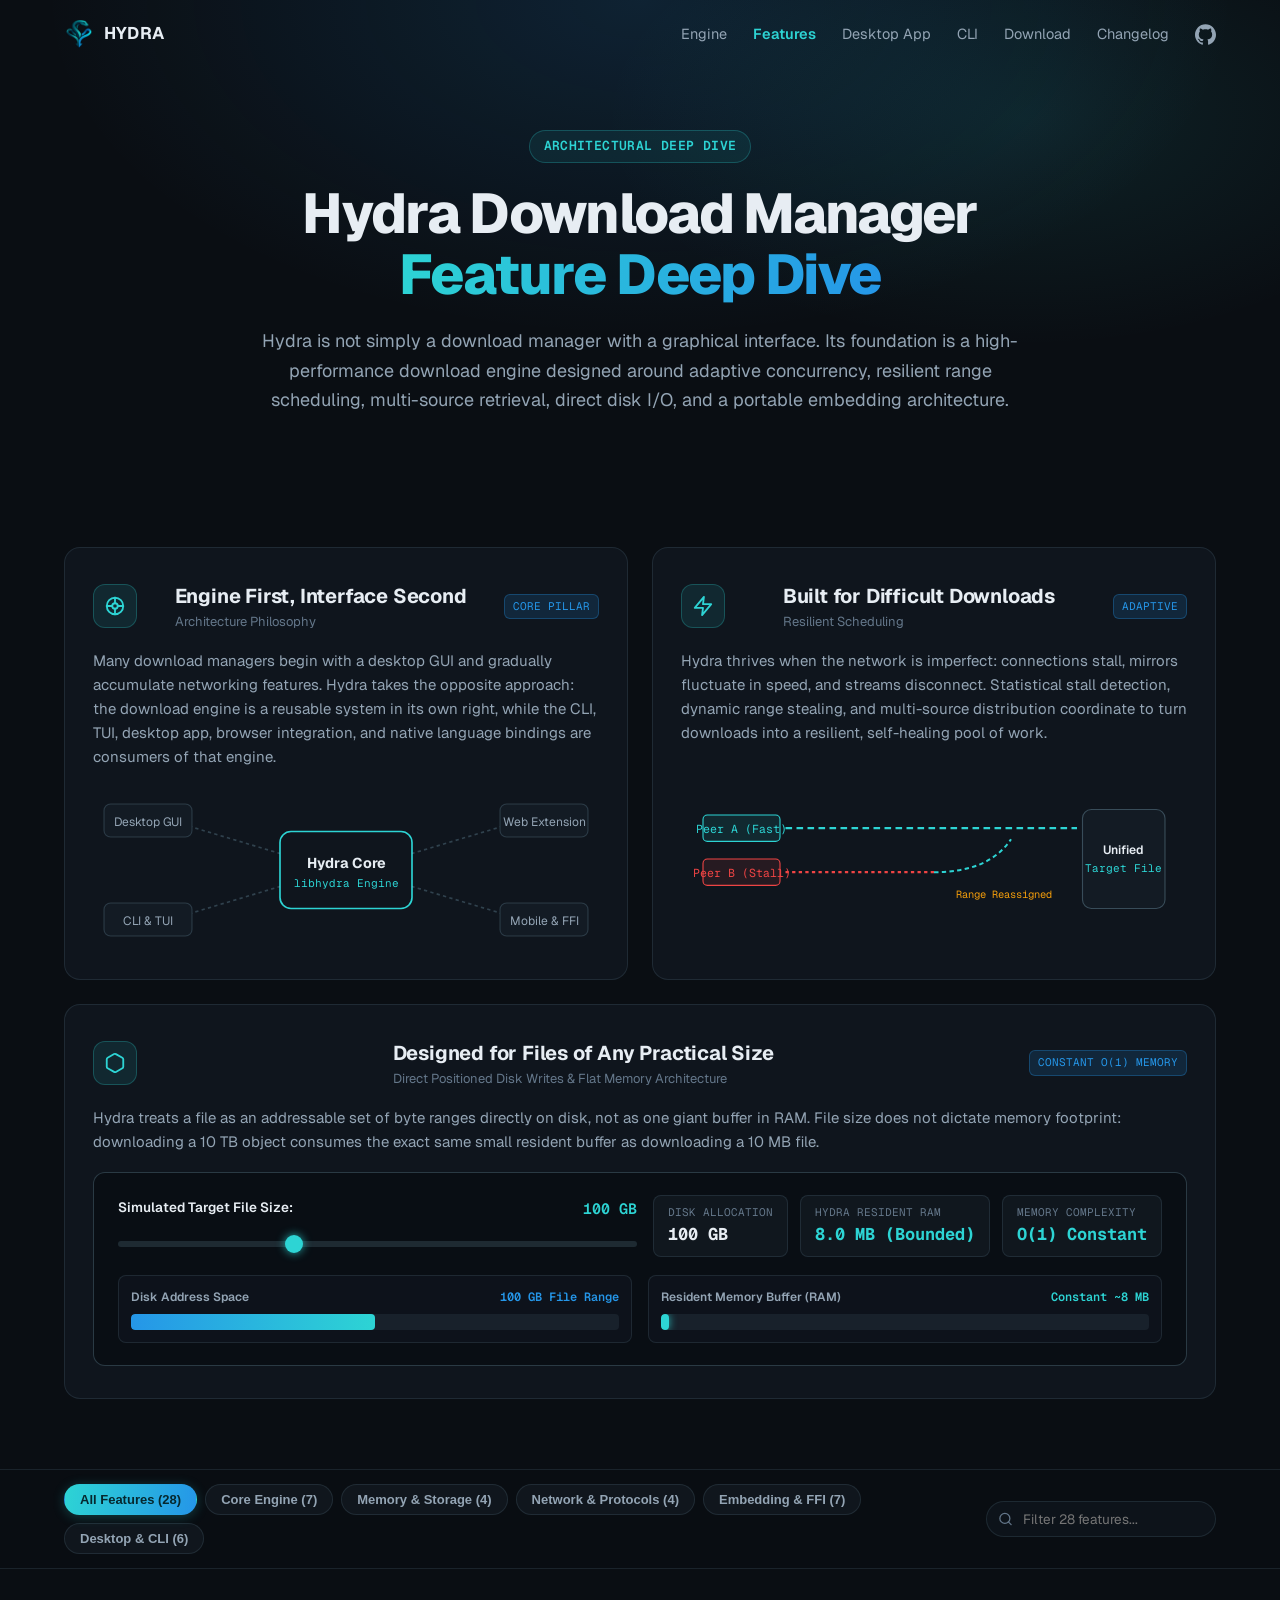
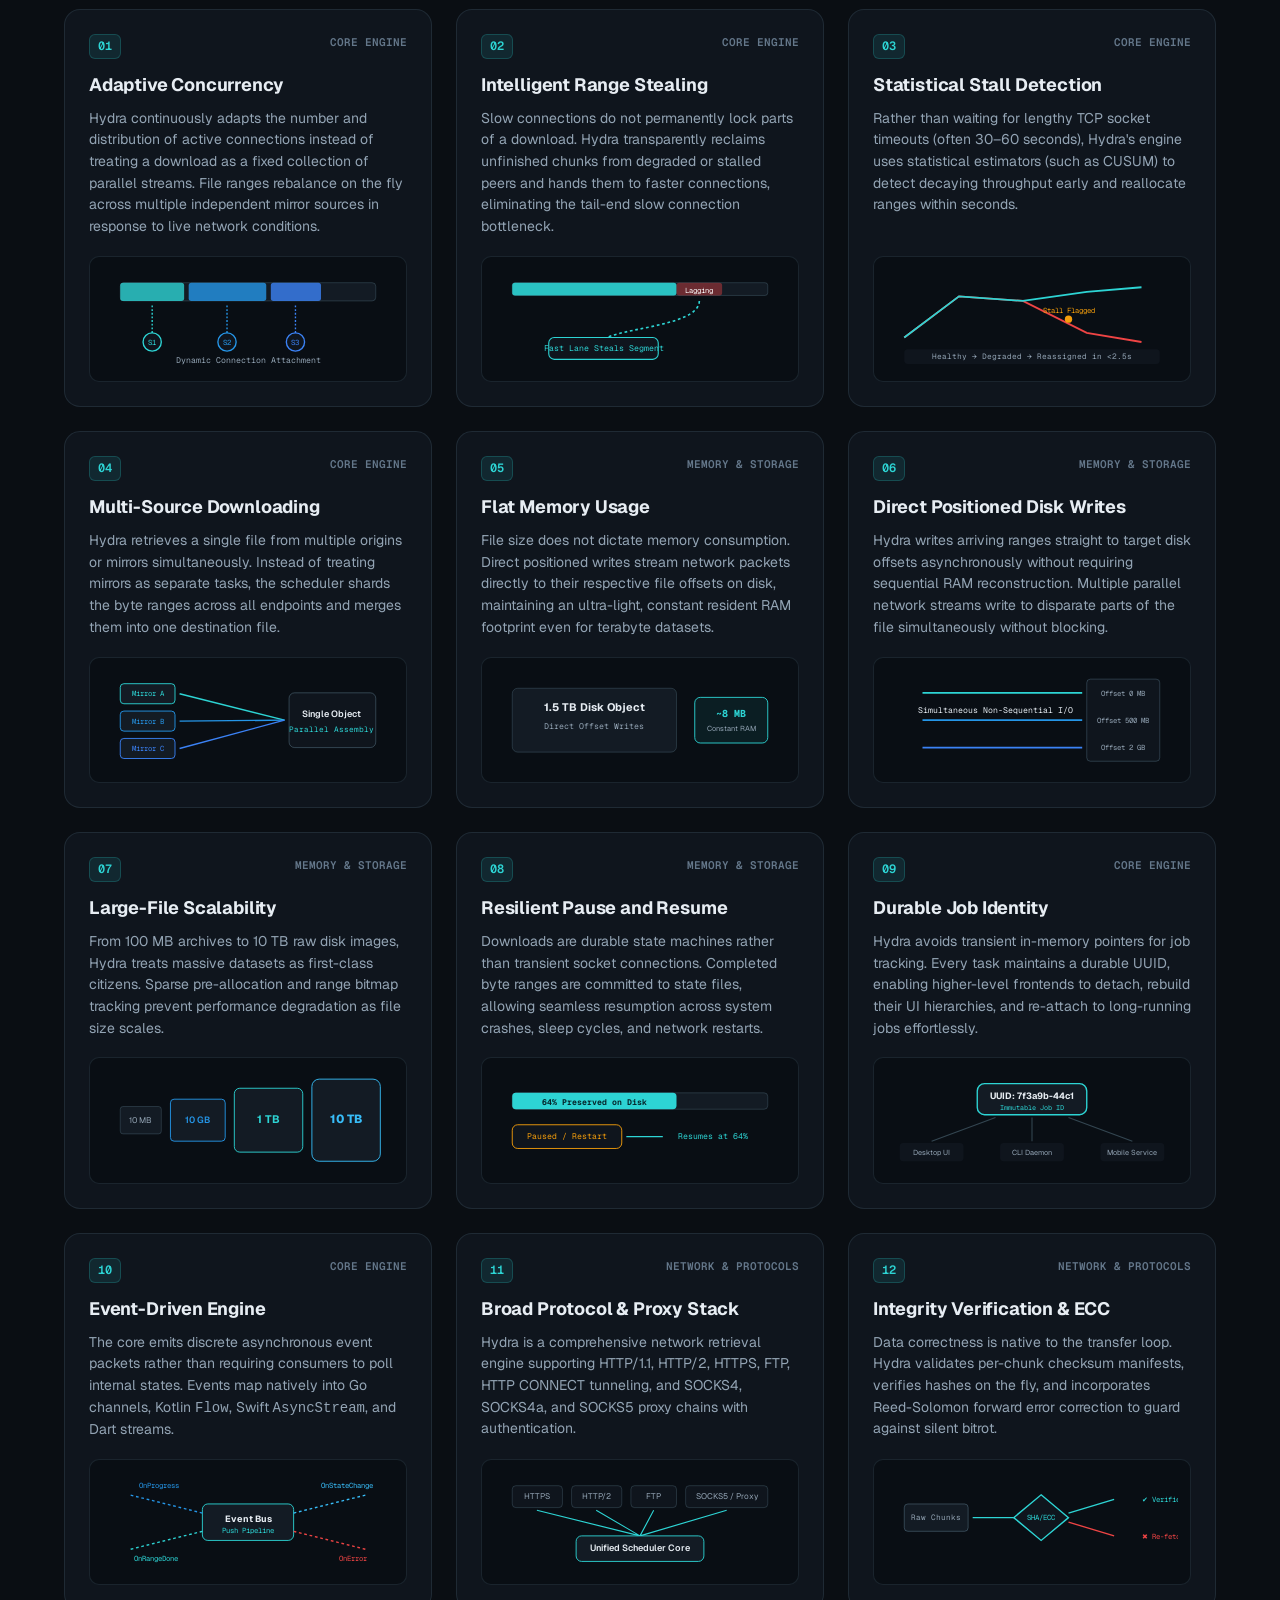
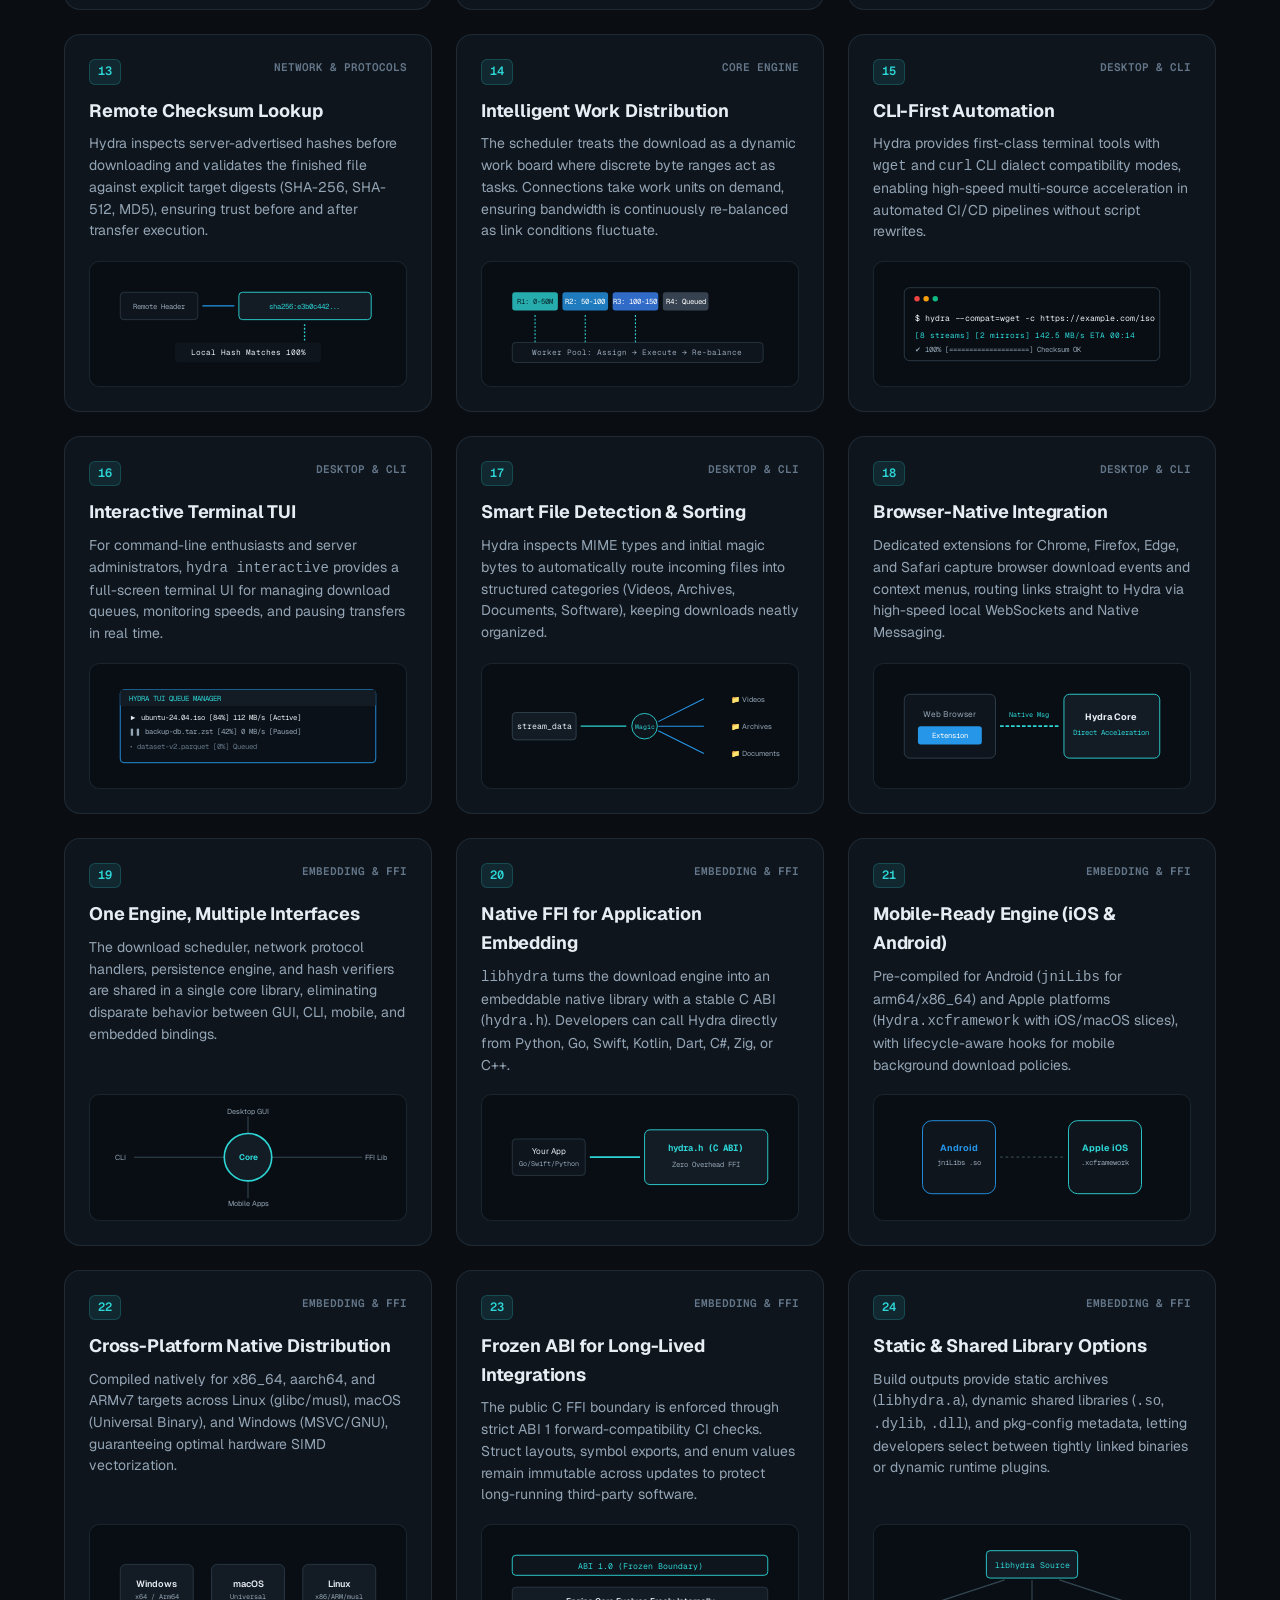
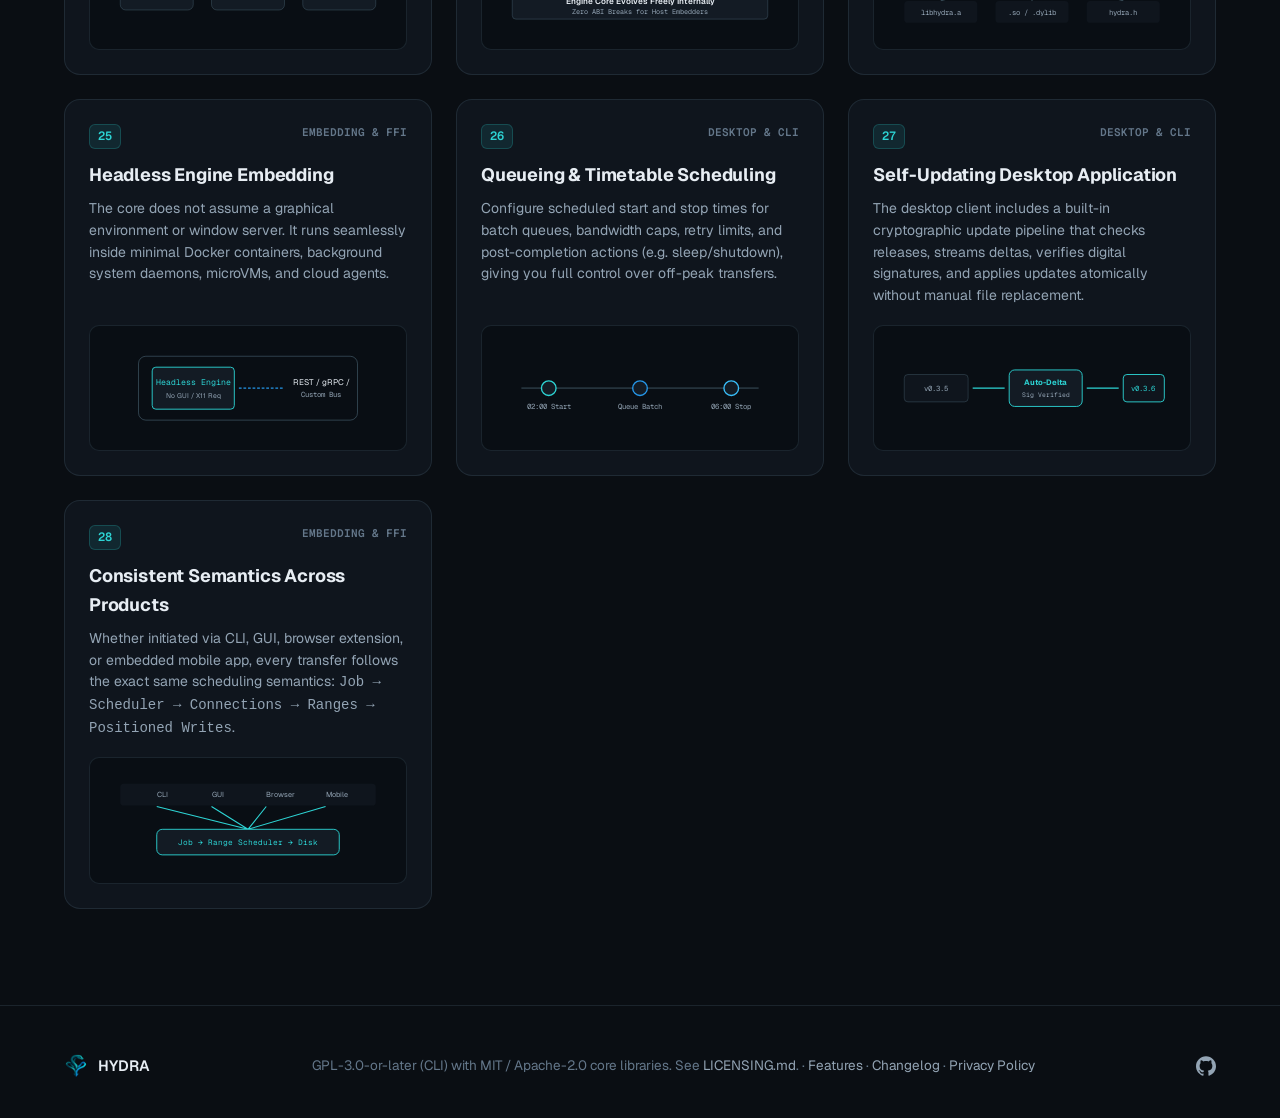
<file: docs/features.html>
<!DOCTYPE html>
<html lang="en">
<head>
<meta charset="UTF-8">
<meta name="viewport" content="width=device-width, initial-scale=1.0">
<title>Feature Deep Dive — Hydra Download Manager (HDM)</title>
<meta name="description" content="Explore Hydra's high-performance download architecture: adaptive concurrency, intelligent range stealing, statistical stall detection, direct disk I/O, and cross-platform native FFI embedding.">
<link rel="canonical" href="https://hydra.javad.dev/features.html">
<link rel="icon" type="image/png" href="logo.png">
<meta property="og:title" content="Feature Deep Dive — Hydra Download Manager (HDM)">
<meta property="og:description" content="Explore Hydra's high-performance download architecture: adaptive concurrency, intelligent range stealing, statistical stall detection, direct disk I/O, and cross-platform native FFI embedding.">
<meta property="og:image" content="https://hydra.javad.dev/img/screenshot.jpg">
<meta property="og:url" content="https://hydra.javad.dev/features.html">
<meta property="og:type" content="website">
<meta property="og:site_name" content="Hydra Download Manager">
<meta name="twitter:card" content="summary_large_image">
<meta name="twitter:title" content="Feature Deep Dive — Hydra Download Manager (HDM)">
<meta name="twitter:description" content="Explore Hydra's high-performance download architecture: adaptive concurrency, intelligent range stealing, statistical stall detection, direct disk I/O, and cross-platform native FFI embedding.">
<meta name="twitter:image" content="https://hydra.javad.dev/img/screenshot.jpg">
<link rel="preconnect" href="https://fonts.googleapis.com">
<link rel="preconnect" href="https://fonts.gstatic.com" crossorigin>
<link href="https://fonts.googleapis.com/css2?family=Geist:wght@400;500;600;700;800&family=Geist+Mono:wght@400;500;600&display=swap" rel="stylesheet">
<style>
  :root {
    --bg: #0a0e13;
    --bg-raised: #0f151d;
    --bg-card: #131b24;
    --bg-card-hover: #17222e;
    --line: rgba(148, 197, 222, 0.12);
    --line-strong: rgba(148, 197, 222, 0.24);
    --text: #e7edf3;
    --text-dim: #93a4b4;
    --text-faint: #64778a;
    --accent: #2dd4d4;
    --accent-blue: #2596e8;
    --accent-ink: #06282e;
    --grad: linear-gradient(100deg, #2dd4d4, #2596e8);
    --grad-glow: linear-gradient(135deg, rgba(45, 212, 212, 0.15), rgba(37, 150, 232, 0.05));
    --radius: 16px;
    --radius-sm: 10px;
    --font-sans: "Geist", system-ui, -apple-system, "Segoe UI", sans-serif;
    --font-mono: "Geist Mono", ui-monospace, "SF Mono", Menlo, monospace;
  }

  * { margin: 0; padding: 0; box-sizing: border-box; }
  html { scroll-behavior: smooth; max-width: 100vw; overflow-x: hidden; }
  @media (prefers-reduced-motion: reduce) { html { scroll-behavior: auto; } }

  body {
    background: var(--bg);
    color: var(--text);
    font-family: var(--font-sans);
    font-size: 16px;
    line-height: 1.6;
    -webkit-font-smoothing: antialiased;
    overflow-x: hidden;
    max-width: 100vw;
    width: 100%;
  }

  a { color: inherit; text-decoration: none; }
  img { max-width: 100%; display: block; }
  svg { max-width: 100%; height: auto; }
  .wrap { max-width: 1200px; margin: 0 auto; padding: 0 24px; width: 100%; box-sizing: border-box; }

  /* Navigation Bar */
  .nav {
    position: fixed; top: 0; left: 0; right: 0; z-index: 50;
    border-bottom: 1px solid transparent;
    transition: background 0.25s ease, border-color 0.25s ease;
    width: 100%;
  }
  .nav.scrolled {
    background: rgba(10, 14, 19, 0.88);
    backdrop-filter: blur(16px);
    -webkit-backdrop-filter: blur(16px);
    border-bottom-color: var(--line);
  }
  .nav-inner {
    height: 68px; display: flex; align-items: center; justify-content: space-between;
  }
  .brand { display: flex; align-items: center; gap: 10px; font-weight: 700; font-size: 17px; letter-spacing: 0.01em; }
  .brand img { width: 30px; height: 30px; }
  .nav-links { display: flex; align-items: center; gap: 26px; font-size: 14.5px; color: var(--text-dim); }
  .nav-links a { transition: color 0.15s ease; }
  .nav-links a:hover { color: var(--text); }
  .nav-links a.active { color: var(--accent); font-weight: 600; }
  .nav-gh { display: inline-flex; align-items: center; }
  .nav-gh svg { width: 21px; height: 21px; }

  .nav-toggle {
    display: none; background: transparent; border: 1px solid var(--line);
    border-radius: 8px; color: var(--text); padding: 6px; cursor: pointer;
  }
  .nav-toggle svg { width: 22px; height: 22px; }

  /* Hero Section */
  .hero-feat {
    padding: 130px 0 60px;
    position: relative;
    text-align: center;
    width: 100%;
  }
  .hero-feat::before {
    content: ""; position: absolute; inset: 0; z-index: -1;
    background:
      radial-gradient(850px 480px at 50% 0%, rgba(37, 150, 232, 0.15), transparent 70%),
      radial-gradient(700px 380px at 80% 25%, rgba(45, 212, 212, 0.10), transparent 60%);
  }
  .hero-badge {
    display: inline-flex; align-items: center; gap: 8px;
    padding: 5px 14px; border-radius: 999px; font-size: 13px; font-weight: 600;
    color: var(--accent); background: rgba(45, 212, 212, 0.08);
    border: 1px solid rgba(45, 212, 212, 0.25); margin-bottom: 20px;
    font-family: var(--font-mono); letter-spacing: 0.03em;
  }
  .hero-feat h1 {
    font-size: clamp(32px, 4.8vw, 56px);
    line-height: 1.1; letter-spacing: -0.03em; font-weight: 800;
    max-width: 22ch; margin: 0 auto;
    word-break: break-word;
  }
  .hero-feat h1 .grad {
    background: var(--grad);
    -webkit-background-clip: text; background-clip: text; color: transparent;
  }
  .hero-feat p.lead {
    margin: 20px auto 0; font-size: 18px; color: var(--text-dim);
    max-width: 64ch; line-height: 1.65;
  }

  /* Architectural Difference Pillars (Top Hero Section) */
  .difference-sec {
    padding: 40px 0 70px;
    width: 100%;
  }
  .diff-grid {
    display: grid; grid-template-columns: repeat(2, 1fr); gap: 24px;
    margin-top: 32px; width: 100%;
  }
  .diff-card {
    background: var(--bg-raised);
    border: 1px solid var(--line);
    border-radius: var(--radius);
    padding: 32px 28px;
    display: flex; flex-direction: column; justify-content: space-between;
    position: relative; overflow: hidden; min-width: 0; width: 100%;
    transition: border-color 0.2s ease, transform 0.2s ease, box-shadow 0.2s ease;
  }
  .diff-card::before {
    content: ""; position: absolute; inset: 0;
    background: var(--grad-glow); opacity: 0;
    transition: opacity 0.3s ease; pointer-events: none;
  }
  .diff-card:hover {
    border-color: var(--line-strong);
    transform: translateY(-2px);
    box-shadow: 0 16px 36px rgba(0, 0, 0, 0.45);
  }
  .diff-card:hover::before { opacity: 1; }
  .diff-card-full { grid-column: 1 / -1; }
  .diff-head {
    display: flex; align-items: center; justify-content: space-between;
    gap: 12px; margin-bottom: 16px; position: relative; z-index: 1;
    flex-wrap: wrap; width: 100%;
  }
  .diff-head-left { display: flex; align-items: center; gap: 12px; min-width: 0; flex: 1; }
  .diff-ico {
    width: 44px; height: 44px; border-radius: 12px;
    background: rgba(45, 212, 212, 0.1); border: 1px solid rgba(45, 212, 212, 0.25);
    display: flex; align-items: center; justify-content: center; flex: none;
    color: var(--accent);
  }
  .diff-ico svg { width: 22px; height: 22px; }
  .diff-head h3 { font-size: 20px; font-weight: 700; letter-spacing: -0.01em; color: var(--text); word-break: break-word; }
  .diff-head .badge {
    font-size: 11px; font-family: var(--font-mono); text-transform: uppercase;
    padding: 3px 8px; border-radius: 6px; background: rgba(37, 150, 232, 0.15);
    color: var(--accent-blue); border: 1px solid rgba(37, 150, 232, 0.3);
    flex: none;
  }
  .diff-desc { font-size: 15px; color: var(--text-dim); line-height: 1.6; position: relative; z-index: 1; }
  .diff-visual { margin-top: 24px; position: relative; z-index: 1; width: 100%; overflow: hidden; }
  .diff-visual svg { width: 100%; max-width: 100%; height: auto; display: block; }

  /* Interactive File Size vs RAM Footprint Simulator */
  .ram-sim-box {
    background: #090e14; border: 1px solid var(--line-strong);
    border-radius: 12px; padding: 22px 24px; margin-top: 18px;
    width: 100%; min-width: 0; box-sizing: border-box;
  }
  .ram-controls {
    display: flex; align-items: center; justify-content: space-between; gap: 16px;
    flex-wrap: wrap; margin-bottom: 18px; width: 100%;
  }
  .ram-slider-wrap { flex: 1 1 220px; min-width: 0; width: 100%; }
  .ram-slider-wrap label {
    display: flex; justify-content: space-between; font-size: 13.5px;
    font-weight: 600; color: var(--text); margin-bottom: 8px;
  }
  .ram-slider {
    width: 100%; height: 6px; -webkit-appearance: none; appearance: none;
    background: rgba(148, 197, 222, 0.15); border-radius: 4px; outline: none;
  }
  .ram-slider::-webkit-slider-thumb {
    -webkit-appearance: none; width: 18px; height: 18px; border-radius: 50%;
    background: var(--accent); cursor: pointer; box-shadow: 0 0 10px rgba(45, 212, 212, 0.8);
  }
  .ram-stats { display: flex; gap: 12px; flex-wrap: wrap; }
  .ram-stat-pill {
    padding: 8px 14px; border-radius: 8px; background: rgba(148, 197, 222, 0.05);
    border: 1px solid var(--line); text-align: left; min-width: 0; flex: 1 1 auto;
  }
  .ram-stat-label { font-size: 11px; text-transform: uppercase; font-family: var(--font-mono); color: var(--text-faint); }
  .ram-stat-val { font-size: 17px; font-weight: 700; font-family: var(--font-mono); color: var(--text); }
  .ram-stat-val.flat { color: var(--accent); }

  .ram-vis-bars {
    display: grid; grid-template-columns: 1fr 1fr; gap: 16px; margin-top: 14px; width: 100%;
  }
  .vis-bar-wrap { background: rgba(15, 21, 29, 0.8); border: 1px solid var(--line); border-radius: 8px; padding: 12px; min-width: 0; }
  .vis-bar-label { font-size: 12px; font-weight: 600; color: var(--text-dim); margin-bottom: 6px; display: flex; justify-content: space-between; }
  .vis-track { height: 16px; background: rgba(148, 197, 222, 0.08); border-radius: 4px; overflow: hidden; position: relative; width: 100%; }
  .vis-fill-disk {
    height: 100%; width: 50%; background: linear-gradient(90deg, #2596e8, #2dd4d4);
    border-radius: 4px; transition: width 0.2s ease;
  }
  .vis-fill-ram {
    height: 100%; width: 8px; background: #2dd4d4;
    border-radius: 4px; box-shadow: 0 0 8px rgba(45, 212, 212, 0.8);
    transition: width 0.2s ease;
  }

  /* Filter & Search Toolbar */
  .toolbar-sec {
    position: sticky; top: 68px; z-index: 40;
    background: rgba(10, 14, 19, 0.94); backdrop-filter: blur(14px);
    -webkit-backdrop-filter: blur(14px);
    border-top: 1px solid var(--line); border-bottom: 1px solid var(--line);
    padding: 14px 0; margin-bottom: 40px; width: 100%;
  }
  .toolbar-inner {
    display: flex; align-items: center; justify-content: space-between; gap: 14px; width: 100%;
  }
  .filter-pills { display: flex; align-items: center; gap: 8px; flex-wrap: wrap; min-width: 0; }
  .pill-btn {
    padding: 7px 15px; border-radius: 999px; font-size: 13px; font-weight: 600;
    color: var(--text-dim); background: rgba(148, 197, 222, 0.05);
    border: 1px solid var(--line); cursor: pointer;
    transition: all 0.15s ease; white-space: nowrap; flex: none;
  }
  .pill-btn:hover { color: var(--text); border-color: var(--line-strong); }
  .pill-btn.active {
    color: var(--accent-ink); background: var(--grad); border-color: transparent;
    box-shadow: 0 2px 12px rgba(45, 212, 212, 0.25);
  }
  .search-box {
    position: relative; min-width: 0; flex: 1 1 240px; max-width: 320px; width: 100%;
  }
  .search-box input {
    width: 100%; padding: 8px 14px 8px 36px; border-radius: 999px;
    background: #0d131a; border: 1px solid var(--line);
    color: var(--text); font-size: 13.5px; font-family: var(--font-sans);
    outline: none; transition: border-color 0.2s ease, box-shadow 0.2s ease;
    box-sizing: border-box;
  }
  .search-box input:focus {
    border-color: var(--accent); box-shadow: 0 0 0 3px rgba(45, 212, 212, 0.15);
  }
  .search-box svg {
    position: absolute; left: 12px; top: 50%; transform: translateY(-50%);
    width: 15px; height: 15px; color: var(--text-faint); pointer-events: none;
  }

  /* 28 Deep Dive Features Grid */
  .features-container {
    padding-bottom: 96px; width: 100%;
  }
  .features-grid {
    display: grid; grid-template-columns: repeat(auto-fill, minmax(min(100%, 320px), 1fr));
    gap: 24px; width: 100%;
  }
  .feat-card {
    background: var(--bg-raised);
    border: 1px solid var(--line);
    border-radius: var(--radius);
    padding: 24px;
    display: flex; flex-direction: column; justify-content: space-between;
    transition: border-color 0.2s ease, transform 0.2s ease, box-shadow 0.2s ease;
    position: relative; min-width: 0; width: 100%; overflow: hidden;
  }
  .feat-card:hover {
    border-color: var(--line-strong);
    transform: translateY(-2px);
    box-shadow: 0 12px 30px rgba(0, 0, 0, 0.4);
  }
  .feat-card.hidden { display: none !important; }

  .feat-top { display: flex; align-items: flex-start; justify-content: space-between; gap: 12px; margin-bottom: 12px; width: 100%; }
  .feat-num {
    font-family: var(--font-mono); font-size: 12px; font-weight: 600;
    color: var(--accent); background: rgba(45, 212, 212, 0.1);
    padding: 2px 8px; border-radius: 6px; border: 1px solid rgba(45, 212, 212, 0.2);
    flex: none;
  }
  .feat-category {
    font-size: 11px; font-weight: 600; text-transform: uppercase;
    font-family: var(--font-mono); color: var(--text-faint);
  }
  .feat-title {
    font-size: 18px; font-weight: 700; letter-spacing: -0.01em;
    color: var(--text); margin-bottom: 8px; word-break: break-word;
  }
  .feat-desc {
    font-size: 14px; color: var(--text-dim); line-height: 1.55; flex: 1;
  }
  .feat-canvas-wrap {
    margin-top: 18px; border-radius: var(--radius-sm);
    background: #090e14; border: 1px solid var(--line);
    padding: 12px; overflow: hidden; position: relative;
    display: flex; align-items: center; justify-content: center;
    min-height: 120px; width: 100%;
  }
  .feat-canvas-wrap svg, .feat-canvas-wrap canvas {
    width: 100%; max-width: 100%; height: auto; max-height: 140px; display: block;
  }

  /* Footer */
  footer { border-top: 1px solid var(--line); padding: 48px 0; background: var(--bg); width: 100%; }
  .foot {
    display: flex; align-items: center; justify-content: space-between;
    gap: 20px; flex-wrap: wrap; width: 100%;
  }
  .foot-brand { display: flex; align-items: center; gap: 10px; font-weight: 600; font-size: 15px; }
  .foot-brand img { width: 24px; height: 24px; }
  .foot p { font-size: 13.5px; color: var(--text-faint); }
  .foot p a { color: var(--text-dim); }
  .foot p a:hover { color: var(--accent); }
  .foot-social { display: flex; gap: 14px; }
  .foot-social a { color: var(--text-dim); display: inline-flex; transition: color 0.15s ease; }
  .foot-social a:hover { color: var(--text); }
  .foot-social svg { width: 20px; height: 20px; }

  /* Responsive Adjustments */
  @media (max-width: 900px) {
    .diff-grid { grid-template-columns: 1fr; }
    .features-grid { grid-template-columns: 1fr; }
    .toolbar-inner { flex-direction: column; align-items: stretch; gap: 12px; }
    .search-box { max-width: 100%; width: 100%; }
    .ram-vis-bars { grid-template-columns: 1fr; }
  }

  @media (max-width: 768px) {
    .nav-toggle { display: flex; }
    .nav-links {
      display: none; position: absolute; top: 68px; left: 0; right: 0;
      background: rgba(10, 14, 19, 0.96); backdrop-filter: blur(20px);
      -webkit-backdrop-filter: blur(20px); border-bottom: 1px solid var(--line-strong);
      flex-direction: column; align-items: stretch; padding: 16px 24px 24px; gap: 12px;
      box-shadow: 0 20px 40px rgba(0, 0, 0, 0.6);
    }
    .nav-links.open { display: flex; }
    .nav-links a { font-size: 15.5px; padding: 10px 0; border-bottom: 1px solid rgba(148, 197, 222, 0.08); display: flex; align-items: center; justify-content: space-between; }
    .nav-links a:last-child { border-bottom: none; }
    .nav-gh { justify-content: flex-start; gap: 8px; }
    .nav-gh::after { content: "GitHub Repository"; font-weight: 500; font-size: 15px; }

    .hero-feat { padding: 108px 0 40px; }
    .hero-feat h1 { font-size: clamp(28px, 7vw, 42px); }
    .hero-feat p.lead { font-size: 16px; }
    
    .toolbar-sec { top: 68px; }
    .filter-pills {
      overflow-x: auto;
      -webkit-overflow-scrolling: touch;
      padding-bottom: 4px;
      width: 100%;
      flex-wrap: nowrap;
      scrollbar-width: none;
    }
    .filter-pills::-webkit-scrollbar { display: none; }

    .diff-card { padding: 24px 20px; }
  }

  @media (max-width: 540px) {
    .wrap { padding: 0 16px; }
    .hero-feat { padding: 92px 0 32px; }
    .hero-feat h1 { font-size: clamp(26px, 8vw, 34px); }
    .hero-feat p.lead { font-size: 14.5px; margin-top: 14px; }
    
    .toolbar-sec { top: 68px; padding: 10px 0; margin-bottom: 28px; }
    .pill-btn { font-size: 12px; padding: 6px 12px; }

    .diff-card { padding: 20px 16px; border-radius: 14px; }
    .diff-head h3 { font-size: 17.5px; }
    .diff-desc { font-size: 13.5px; }

    .ram-sim-box { padding: 16px 14px; }
    .ram-controls { gap: 12px; }
    .ram-stats { display: grid; grid-template-columns: 1fr 1fr; width: 100%; gap: 8px; }
    .ram-stat-pill { padding: 8px 10px; width: 100%; }
    .ram-stat-pill:last-child { grid-column: 1 / -1; }
    .ram-stat-label { font-size: 10px; }
    .ram-stat-val { font-size: 14px; }

    .features-grid { grid-template-columns: 1fr; gap: 16px; }
    .feat-card { padding: 18px 16px; border-radius: 14px; }
    .feat-title { font-size: 16.5px; }
    .feat-desc { font-size: 13.5px; }
    .feat-canvas-wrap { padding: 8px; min-height: 105px; }

    .foot { flex-direction: column; align-items: flex-start; gap: 14px; }
  }
</style>
</head>
<body>

<div id="top-sentinel" style="position:absolute; top:0; left:0; width:1px; height:1px;" aria-hidden="true"></div>

<!-- Navigation -->
<nav class="nav" id="nav">
  <div class="wrap nav-inner">
    <a class="brand" href="index.html">
      <img src="logo.png" alt="Hydra logo" width="30" height="30">
      HYDRA
    </a>
    <div class="nav-links" id="nav-links">
      <a href="index.html#engine">Engine</a>
      <a href="features.html" class="active">Features</a>
      <a href="index.html#app">Desktop App</a>
      <a href="index.html#cli">CLI</a>
      <a href="index.html#download">Download</a>
      <a href="changelog.html">Changelog</a>
      <a class="nav-gh" href="https://github.com/ja7ad/hydra" aria-label="Hydra on GitHub">
        <svg viewBox="0 0 24 24" fill="currentColor" aria-hidden="true"><path d="M12 .297c-6.63 0-12 5.373-12 12 0 5.303 3.438 9.8 8.205 11.385.6.113.82-.258.82-.577 0-.285-.01-1.04-.015-2.04-3.338.724-4.042-1.61-4.042-1.61C4.422 18.07 3.633 17.7 3.633 17.7c-1.087-.744.084-.729.084-.729 1.205.084 1.838 1.236 1.838 1.236 1.07 1.835 2.809 1.305 3.495.998.108-.776.417-1.305.76-1.605-2.665-.3-5.466-1.332-5.466-5.93 0-1.31.465-2.38 1.235-3.22-.135-.303-.54-1.523.105-3.176 0 0 1.005-.322 3.3 1.23.96-.267 1.98-.399 3-.405 1.02.006 2.04.138 3 .405 2.28-1.552 3.285-1.23 3.285-1.23.645 1.653.24 2.873.12 3.176.765.84 1.23 1.91 1.23 3.22 0 4.61-2.805 5.625-5.475 5.92.42.36.81 1.096.81 2.22 0 1.606-.015 2.896-.015 3.286 0 .315.21.69.825.57C20.565 22.092 24 17.592 24 12.297c0-6.627-5.373-12-12-12"/></svg>
      </a>
    </div>
    <button class="nav-toggle" id="nav-toggle" aria-label="Toggle navigation menu" aria-expanded="false">
      <svg viewBox="0 0 24 24" fill="none" stroke="currentColor" stroke-width="2" stroke-linecap="round" stroke-linejoin="round" aria-hidden="true">
        <path id="nav-toggle-icon-open" d="M4 6h16M4 12h16M4 18h16"/>
        <path id="nav-toggle-icon-close" d="M18 6L6 18M6 6l12 12" style="display:none;"/>
      </svg>
    </button>
  </div>
</nav>

<!-- Hero Header -->
<header class="hero-feat">
  <div class="wrap">
    <div class="hero-badge">ARCHITECTURAL DEEP DIVE</div>
    <h1>Hydra Download Manager <span class="grad">Feature Deep Dive</span></h1>
    <p class="lead">Hydra is not simply a download manager with a graphical interface. Its foundation is a high-performance download engine designed around adaptive concurrency, resilient range scheduling, multi-source retrieval, direct disk I/O, and a portable embedding architecture.</p>
  </div>
</header>

<!-- The Hydra Difference Section -->
<section class="difference-sec">
  <div class="wrap">
    <div class="diff-grid">
      
      <!-- Pillar 1: Engine First, Interface Second -->
      <div class="diff-card">
        <div>
          <div class="diff-head">
            <div class="diff-ico">
              <svg viewBox="0 0 24 24" fill="none" stroke="currentColor" stroke-width="2" stroke-linecap="round" stroke-linejoin="round"><circle cx="12" cy="12" r="9"/><circle cx="12" cy="12" r="3"/><path d="M12 3v6m0 6v6M3 12h6m6 0h6"/></svg>
            </div>
            <div>
              <h3>Engine First, Interface Second</h3>
              <p style="font-size:13px; color:var(--text-faint);">Architecture Philosophy</p>
            </div>
            <span class="badge">Core Pillar</span>
          </div>
          <p class="diff-desc">Many download managers begin with a desktop GUI and gradually accumulate networking features. Hydra takes the opposite approach: the download engine is a reusable system in its own right, while the CLI, TUI, desktop app, browser integration, and native language bindings are consumers of that engine.</p>
        </div>
        <div class="diff-visual">
          <svg viewBox="0 0 460 140" fill="none" xmlns="http://www.w3.org/2000/svg">
            <rect x="170" y="35" width="120" height="70" rx="10" fill="#0f151d" stroke="#2dd4d4" stroke-width="1.5"/>
            <text x="230" y="68" fill="#e7edf3" font-family="'Geist', sans-serif" font-size="13" font-weight="700" text-anchor="middle">Hydra Core</text>
            <text x="230" y="85" fill="#2dd4d4" font-family="'Geist Mono', monospace" font-size="10" text-anchor="middle">libhydra Engine</text>
            <!-- Interface Nodes -->
            <g stroke="rgba(148, 197, 222, 0.25)" stroke-width="1.5" stroke-dasharray="3 3">
              <path d="M70 25 L170 55"/>
              <path d="M70 115 L170 85"/>
              <path d="M390 25 L290 55"/>
              <path d="M390 115 L290 85"/>
            </g>
            <!-- Left Nodes -->
            <rect x="10" y="10" width="80" height="30" rx="6" fill="#131b24" stroke="rgba(148, 197, 222, 0.2)"/>
            <text x="50" y="30" fill="#93a4b4" font-size="11" font-family="'Geist', sans-serif" text-anchor="middle">Desktop GUI</text>
            <rect x="10" y="100" width="80" height="30" rx="6" fill="#131b24" stroke="rgba(148, 197, 222, 0.2)"/>
            <text x="50" y="120" fill="#93a4b4" font-size="11" font-family="'Geist', sans-serif" text-anchor="middle">CLI &amp; TUI</text>
            <!-- Right Nodes -->
            <rect x="370" y="10" width="80" height="30" rx="6" fill="#131b24" stroke="rgba(148, 197, 222, 0.2)"/>
            <text x="410" y="30" fill="#93a4b4" font-size="11" font-family="'Geist', sans-serif" text-anchor="middle">Web Extension</text>
            <rect x="370" y="100" width="80" height="30" rx="6" fill="#131b24" stroke="rgba(148, 197, 222, 0.2)"/>
            <text x="410" y="120" fill="#93a4b4" font-size="11" font-family="'Geist', sans-serif" text-anchor="middle">Mobile &amp; FFI</text>
          </svg>
        </div>
      </div>

      <!-- Pillar 2: Built for Difficult Downloads -->
      <div class="diff-card">
        <div>
          <div class="diff-head">
            <div class="diff-ico">
              <svg viewBox="0 0 24 24" fill="none" stroke="currentColor" stroke-width="2" stroke-linecap="round" stroke-linejoin="round"><path d="M13 2L3 14h9l-1 8 10-12h-9l1-8z"/></svg>
            </div>
            <div>
              <h3>Built for Difficult Downloads</h3>
              <p style="font-size:13px; color:var(--text-faint);">Resilient Scheduling</p>
            </div>
            <span class="badge">Adaptive</span>
          </div>
          <p class="diff-desc">Hydra thrives when the network is imperfect: connections stall, mirrors fluctuate in speed, and streams disconnect. Statistical stall detection, dynamic range stealing, and multi-source distribution coordinate to turn downloads into a resilient, self-healing pool of work.</p>
        </div>
        <div class="diff-visual">
          <svg viewBox="0 0 460 140" fill="none" xmlns="http://www.w3.org/2000/svg">
            <!-- Connection 1 -->
            <rect x="20" y="20" width="70" height="24" rx="4" fill="rgba(45, 212, 212, 0.1)" stroke="#2dd4d4" stroke-width="1"/>
            <text x="55" y="36" fill="#2dd4d4" font-size="10.5" font-family="'Geist Mono', monospace" text-anchor="middle">Peer A (Fast)</text>
            <path d="M95 32 L360 32" stroke="#2dd4d4" stroke-width="2" stroke-dasharray="6 4"/>
            <!-- Connection 2: Stalled & Reclaimed -->
            <rect x="20" y="60" width="70" height="24" rx="4" fill="rgba(239, 68, 68, 0.1)" stroke="#ef4444" stroke-width="1"/>
            <text x="55" y="76" fill="#ef4444" font-size="10.5" font-family="'Geist Mono', monospace" text-anchor="middle">Peer B (Stall)</text>
            <path d="M95 72 L230 72" stroke="#ef4444" stroke-width="2" stroke-dasharray="3 3"/>
            <path d="M230 72 Q 280 72 300 42" stroke="#2dd4d4" stroke-width="1.8" stroke-dasharray="4 3"/>
            <text x="250" y="95" fill="#f59e0b" font-size="9.5" font-family="'Geist Mono', monospace">Range Reassigned</text>
            <!-- Destination File -->
            <rect x="365" y="15" width="75" height="90" rx="8" fill="#131b24" stroke="rgba(148, 197, 222, 0.3)"/>
            <text x="402" y="55" fill="#e7edf3" font-size="11" font-family="'Geist', sans-serif" font-weight="600" text-anchor="middle">Unified</text>
            <text x="402" y="72" fill="#2dd4d4" font-size="10" font-family="'Geist Mono', monospace" text-anchor="middle">Target File</text>
          </svg>
        </div>
      </div>

      <!-- Pillar 3: Designed for Files of Any Practical Size (Interactive Simulator) -->
      <div class="diff-card diff-card-full">
        <div>
          <div class="diff-head">
            <div class="diff-ico">
              <svg viewBox="0 0 24 24" fill="none" stroke="currentColor" stroke-width="2" stroke-linecap="round" stroke-linejoin="round"><path d="M21 16V8a2 2 0 00-1-1.73l-7-4a2 2 0 00-2 0l-7 4A2 2 0 003 8v8a2 2 0 001 1.73l7 4a2 2 0 002 0l7-4A2 2 0 0021 16z"/></svg>
            </div>
            <div>
              <h3>Designed for Files of Any Practical Size</h3>
              <p style="font-size:13px; color:var(--text-faint);">Direct Positioned Disk Writes &amp; Flat Memory Architecture</p>
            </div>
            <span class="badge">Constant O(1) Memory</span>
          </div>
          <p class="diff-desc">Hydra treats a file as an addressable set of byte ranges directly on disk, not as one giant buffer in RAM. File size does not dictate memory footprint: downloading a 10 TB object consumes the exact same small resident buffer as downloading a 10 MB file.</p>
        </div>

        <!-- Interactive Slider Widget -->
        <div class="ram-sim-box">
          <div class="ram-controls">
            <div class="ram-slider-wrap">
              <label for="fileSizeSlider">
                <span>Simulated Target File Size:</span>
                <span id="sliderValueLabel" style="color:var(--accent); font-family:var(--font-mono); font-size:15px;">100 GB</span>
              </label>
              <input type="range" id="fileSizeSlider" class="ram-slider" min="1" max="4" value="2" step="1">
            </div>
            <div class="ram-stats">
              <div class="ram-stat-pill">
                <div class="ram-stat-label">Disk Allocation</div>
                <div class="ram-stat-val" id="statDiskVal">100 GB</div>
              </div>
              <div class="ram-stat-pill">
                <div class="ram-stat-label">Hydra Resident RAM</div>
                <div class="ram-stat-val flat" id="statRamVal">8.0 MB (Bounded)</div>
              </div>
              <div class="ram-stat-pill">
                <div class="ram-stat-label">Memory Complexity</div>
                <div class="ram-stat-val flat">O(1) Constant</div>
              </div>
            </div>
          </div>

          <div class="ram-vis-bars">
            <div class="vis-bar-wrap">
              <div class="vis-bar-label">
                <span>Disk Address Space</span>
                <span id="diskBarLabel" style="font-family:var(--font-mono); color:var(--accent-blue);">100 GB File Range</span>
              </div>
              <div class="vis-track">
                <div class="vis-fill-disk" id="diskBarFill" style="width: 50%;"></div>
              </div>
            </div>
            <div class="vis-bar-wrap">
              <div class="vis-bar-label">
                <span>Resident Memory Buffer (RAM)</span>
                <span style="font-family:var(--font-mono); color:var(--accent);">Constant ~8 MB</span>
              </div>
              <div class="vis-track">
                <div class="vis-fill-ram" style="width: 8px;"></div>
              </div>
            </div>
          </div>
        </div>
      </div>

    </div>
  </div>
</section>

<!-- Filter & Search Toolbar -->
<section class="toolbar-sec">
  <div class="wrap toolbar-inner">
    <div class="filter-pills" id="categoryFilterGroup">
      <button class="pill-btn active" data-category="all">All Features (28)</button>
      <button class="pill-btn" data-category="engine">Core Engine (7)</button>
      <button class="pill-btn" data-category="storage">Memory &amp; Storage (4)</button>
      <button class="pill-btn" data-category="network">Network &amp; Protocols (4)</button>
      <button class="pill-btn" data-category="ffi">Embedding &amp; FFI (7)</button>
      <button class="pill-btn" data-category="ui">Desktop &amp; CLI (6)</button>
    </div>
    <div class="search-box">
      <svg viewBox="0 0 24 24" fill="none" stroke="currentColor" stroke-width="2" stroke-linecap="round" stroke-linejoin="round"><circle cx="11" cy="11" r="8"/><path d="M21 21l-4.35-4.35"/></svg>
      <input type="text" id="featureSearchInput" placeholder="Filter 28 features..." aria-label="Search features">
    </div>
  </div>
</section>

<!-- 28 Features Deep Dive Section -->
<main class="features-container">
  <div class="wrap">
    <div class="features-grid" id="featuresGrid">

      <!-- Feature 1 -->
      <article class="feat-card" data-category="engine" data-keywords="adaptive concurrency streams parallel mirror network connection">
        <div>
          <div class="feat-top">
            <span class="feat-num">01</span>
            <span class="feat-category">Core Engine</span>
          </div>
          <h2 class="feat-title">Adaptive Concurrency</h2>
          <p class="feat-desc">Hydra continuously adapts the number and distribution of active connections instead of treating a download as a fixed collection of parallel streams. File ranges rebalance on the fly across multiple independent mirror sources in response to live network conditions.</p>
        </div>
        <div class="feat-canvas-wrap">
          <svg viewBox="0 0 320 110" fill="none" xmlns="http://www.w3.org/2000/svg">
            <rect x="20" y="15" width="280" height="20" rx="4" fill="#131b24" stroke="rgba(148,197,222,0.2)"/>
            <rect x="20" y="15" width="70" height="20" rx="3" fill="#2dd4d4" opacity="0.8"/>
            <rect x="95" y="15" width="85" height="20" rx="3" fill="#2596e8" opacity="0.8"/>
            <rect x="185" y="15" width="55" height="20" rx="3" fill="#3b82f6" opacity="0.8"/>
            <circle cx="55" cy="80" r="10" fill="#0f151d" stroke="#2dd4d4" stroke-width="1.5"/>
            <text x="55" y="83" fill="#2dd4d4" font-size="8" font-family="'Geist Mono'" text-anchor="middle">S1</text>
            <path d="M55 70 L55 40" stroke="#2dd4d4" stroke-width="1.5" stroke-dasharray="2 2"/>
            <circle cx="137" cy="80" r="10" fill="#0f151d" stroke="#2596e8" stroke-width="1.5"/>
            <text x="137" y="83" fill="#2596e8" font-size="8" font-family="'Geist Mono'" text-anchor="middle">S2</text>
            <path d="M137 70 L137 40" stroke="#2596e8" stroke-width="1.5" stroke-dasharray="2 2"/>
            <circle cx="212" cy="80" r="10" fill="#0f151d" stroke="#3b82f6" stroke-width="1.5"/>
            <text x="212" y="83" fill="#3b82f6" font-size="8" font-family="'Geist Mono'" text-anchor="middle">S3</text>
            <path d="M212 70 L212 40" stroke="#3b82f6" stroke-width="1.5" stroke-dasharray="2 2"/>
            <text x="160" y="103" fill="#93a4b4" font-size="9" font-family="'Geist Mono'" text-anchor="middle">Dynamic Connection Attachment</text>
          </svg>
        </div>
      </article>

      <!-- Feature 2 -->
      <article class="feat-card" data-category="engine" data-keywords="range stealing slow connection bottleneck work redistribution scheduler">
        <div>
          <div class="feat-top">
            <span class="feat-num">02</span>
            <span class="feat-category">Core Engine</span>
          </div>
          <h2 class="feat-title">Intelligent Range Stealing</h2>
          <p class="feat-desc">Slow connections do not permanently lock parts of a download. Hydra transparently reclaims unfinished chunks from degraded or stalled peers and hands them to faster connections, eliminating the tail-end slow connection bottleneck.</p>
        </div>
        <div class="feat-canvas-wrap">
          <svg viewBox="0 0 320 110" fill="none" xmlns="http://www.w3.org/2000/svg">
            <rect x="20" y="15" width="280" height="14" rx="3" fill="#131b24" stroke="rgba(148,197,222,0.2)"/>
            <rect x="20" y="15" width="180" height="14" rx="3" fill="#2dd4d4" opacity="0.9"/>
            <rect x="200" y="15" width="50" height="14" rx="3" fill="#ef4444" opacity="0.4"/>
            <text x="225" y="26" fill="#ffffff" font-size="8" font-family="'Geist Mono'" text-anchor="middle">Lagging</text>
            <!-- Steal arrow -->
            <path d="M225 35 C 225 65, 120 65, 120 80" stroke="#2dd4d4" stroke-width="1.8" stroke-dasharray="3 3"/>
            <rect x="60" y="75" width="120" height="24" rx="6" fill="#0f151d" stroke="#2dd4d4" stroke-width="1.2"/>
            <text x="120" y="90" fill="#2dd4d4" font-size="9" font-family="'Geist Mono'" text-anchor="middle">Fast Lane Steals Segment</text>
          </svg>
        </div>
      </article>

      <!-- Feature 3 -->
      <article class="feat-card" data-category="engine" data-keywords="stall detection statistical cusum throughput monitoring socket timeout">
        <div>
          <div class="feat-top">
            <span class="feat-num">03</span>
            <span class="feat-category">Core Engine</span>
          </div>
          <h2 class="feat-title">Statistical Stall Detection</h2>
          <p class="feat-desc">Rather than waiting for lengthy TCP socket timeouts (often 30–60 seconds), Hydra's engine uses statistical estimators (such as CUSUM) to detect decaying throughput early and reallocate ranges within seconds.</p>
        </div>
        <div class="feat-canvas-wrap">
          <svg viewBox="0 0 320 110" fill="none" xmlns="http://www.w3.org/2000/svg">
            <path d="M20 75 L80 30 L150 35 L220 70 L280 80" stroke="#ef4444" stroke-width="2" fill="none"/>
            <path d="M20 75 L80 30 L150 35 L220 25 L280 20" stroke="#2dd4d4" stroke-width="2" fill="none"/>
            <circle cx="200" cy="55" r="4" fill="#f59e0b"/>
            <text x="200" y="48" fill="#f59e0b" font-size="8" font-family="'Geist Mono'" text-anchor="middle">Stall Flagged</text>
            <rect x="20" y="88" width="280" height="16" rx="4" fill="#0f151d"/>
            <text x="160" y="99" fill="#93a4b4" font-size="8.5" font-family="'Geist Mono'" text-anchor="middle">Healthy → Degraded → Reassigned in &lt;2.5s</text>
          </svg>
        </div>
      </article>

      <!-- Feature 4 -->
      <article class="feat-card" data-category="engine" data-keywords="multi source mirrors multi origin download acceleration">
        <div>
          <div class="feat-top">
            <span class="feat-num">04</span>
            <span class="feat-category">Core Engine</span>
          </div>
          <h2 class="feat-title">Multi-Source Downloading</h2>
          <p class="feat-desc">Hydra retrieves a single file from multiple origins or mirrors simultaneously. Instead of treating mirrors as separate tasks, the scheduler shards the byte ranges across all endpoints and merges them into one destination file.</p>
        </div>
        <div class="feat-canvas-wrap">
          <svg viewBox="0 0 320 110" fill="none" xmlns="http://www.w3.org/2000/svg">
            <rect x="20" y="15" width="60" height="22" rx="4" fill="#131b24" stroke="#2dd4d4"/>
            <text x="50" y="29" fill="#2dd4d4" font-size="8" font-family="'Geist Mono'" text-anchor="middle">Mirror A</text>
            <rect x="20" y="45" width="60" height="22" rx="4" fill="#131b24" stroke="#2596e8"/>
            <text x="50" y="59" fill="#2596e8" font-size="8" font-family="'Geist Mono'" text-anchor="middle">Mirror B</text>
            <rect x="20" y="75" width="60" height="22" rx="4" fill="#131b24" stroke="#3b82f6"/>
            <text x="50" y="89" fill="#3b82f6" font-size="8" font-family="'Geist Mono'" text-anchor="middle">Mirror C</text>
            <path d="M85 26 L200 55" stroke="#2dd4d4" stroke-width="1.5"/>
            <path d="M85 56 L200 55" stroke="#2596e8" stroke-width="1.5"/>
            <path d="M85 86 L200 55" stroke="#3b82f6" stroke-width="1.5"/>
            <rect x="205" y="25" width="95" height="60" rx="6" fill="#0f151d" stroke="rgba(148,197,222,0.3)"/>
            <text x="252" y="52" fill="#e7edf3" font-size="10" font-weight="600" text-anchor="middle">Single Object</text>
            <text x="252" y="68" fill="#2dd4d4" font-size="8.5" font-family="'Geist Mono'" text-anchor="middle">Parallel Assembly</text>
          </svg>
        </div>
      </article>

      <!-- Feature 5 -->
      <article class="feat-card" data-category="storage" data-keywords="flat memory bounded ram low memory usage large files">
        <div>
          <div class="feat-top">
            <span class="feat-num">05</span>
            <span class="feat-category">Memory &amp; Storage</span>
          </div>
          <h2 class="feat-title">Flat Memory Usage</h2>
          <p class="feat-desc">File size does not dictate memory consumption. Direct positioned writes stream network packets directly to their respective file offsets on disk, maintaining an ultra-light, constant resident RAM footprint even for terabyte datasets.</p>
        </div>
        <div class="feat-canvas-wrap">
          <svg viewBox="0 0 320 110" fill="none" xmlns="http://www.w3.org/2000/svg">
            <rect x="20" y="20" width="180" height="70" rx="6" fill="#131b24" stroke="rgba(148,197,222,0.2)"/>
            <text x="110" y="45" fill="#e7edf3" font-size="12" font-weight="700" text-anchor="middle">1.5 TB Disk Object</text>
            <text x="110" y="65" fill="#93a4b4" font-size="9" font-family="'Geist Mono'" text-anchor="middle">Direct Offset Writes</text>
            <rect x="220" y="30" width="80" height="50" rx="6" fill="rgba(45,212,212,0.08)" stroke="#2dd4d4"/>
            <text x="260" y="52" fill="#2dd4d4" font-size="11" font-weight="700" font-family="'Geist Mono'" text-anchor="middle">~8 MB</text>
            <text x="260" y="67" fill="#93a4b4" font-size="8" text-anchor="middle">Constant RAM</text>
          </svg>
        </div>
      </article>

      <!-- Feature 6 -->
      <article class="feat-card" data-category="storage" data-keywords="direct disk writes positioned writes non sequential io io_uring windows async">
        <div>
          <div class="feat-top">
            <span class="feat-num">06</span>
            <span class="feat-category">Memory &amp; Storage</span>
          </div>
          <h2 class="feat-title">Direct Positioned Disk Writes</h2>
          <p class="feat-desc">Hydra writes arriving ranges straight to target disk offsets asynchronously without requiring sequential RAM reconstruction. Multiple parallel network streams write to disparate parts of the file simultaneously without blocking.</p>
        </div>
        <div class="feat-canvas-wrap">
          <svg viewBox="0 0 320 110" fill="none" xmlns="http://www.w3.org/2000/svg">
            <rect x="220" y="10" width="80" height="90" rx="4" fill="#0f151d" stroke="rgba(148,197,222,0.25)"/>
            <text x="260" y="28" fill="#93a4b4" font-size="8" font-family="'Geist Mono'" text-anchor="middle">Offset 0 MB</text>
            <text x="260" y="58" fill="#93a4b4" font-size="8" font-family="'Geist Mono'" text-anchor="middle">Offset 500 MB</text>
            <text x="260" y="88" fill="#93a4b4" font-size="8" font-family="'Geist Mono'" text-anchor="middle">Offset 2 GB</text>
            <path d="M40 25 L215 25" stroke="#2dd4d4" stroke-width="2"/>
            <path d="M40 55 L215 55" stroke="#2596e8" stroke-width="2"/>
            <path d="M40 85 L215 85" stroke="#3b82f6" stroke-width="2"/>
            <text x="120" y="47" fill="#e7edf3" font-size="9" font-family="'Geist Mono'" text-anchor="middle">Simultaneous Non-Sequential I/O</text>
          </svg>
        </div>
      </article>

      <!-- Feature 7 -->
      <article class="feat-card" data-category="storage" data-keywords="large file scalability terabyte multi gigabyte download">
        <div>
          <div class="feat-top">
            <span class="feat-num">07</span>
            <span class="feat-category">Memory &amp; Storage</span>
          </div>
          <h2 class="feat-title">Large-File Scalability</h2>
          <p class="feat-desc">From 100 MB archives to 10 TB raw disk images, Hydra treats massive datasets as first-class citizens. Sparse pre-allocation and range bitmap tracking prevent performance degradation as file size scales.</p>
        </div>
        <div class="feat-canvas-wrap">
          <svg viewBox="0 0 320 110" fill="none" xmlns="http://www.w3.org/2000/svg">
            <rect x="20" y="40" width="45" height="30" rx="3" fill="#131b24" stroke="rgba(148,197,222,0.2)"/>
            <text x="42" y="58" fill="#93a4b4" font-size="9" text-anchor="middle">10 MB</text>
            <rect x="75" y="32" width="60" height="46" rx="4" fill="#131b24" stroke="#2596e8"/>
            <text x="105" y="58" fill="#2596e8" font-size="10" font-weight="600" text-anchor="middle">10 GB</text>
            <rect x="145" y="20" width="75" height="70" rx="6" fill="#131b24" stroke="#2dd4d4"/>
            <text x="182" y="58" fill="#2dd4d4" font-size="12" font-weight="700" text-anchor="middle">1 TB</text>
            <rect x="230" y="10" width="75" height="90" rx="8" fill="#131b24" stroke="#38bdf8"/>
            <text x="267" y="58" fill="#38bdf8" font-size="13" font-weight="800" text-anchor="middle">10 TB</text>
          </svg>
        </div>
      </article>

      <!-- Feature 8 -->
      <article class="feat-card" data-category="storage" data-keywords="pause resume restart persistence crash recovery state">
        <div>
          <div class="feat-top">
            <span class="feat-num">08</span>
            <span class="feat-category">Memory &amp; Storage</span>
          </div>
          <h2 class="feat-title">Resilient Pause and Resume</h2>
          <p class="feat-desc">Downloads are durable state machines rather than transient socket connections. Completed byte ranges are committed to state files, allowing seamless resumption across system crashes, sleep cycles, and network restarts.</p>
        </div>
        <div class="feat-canvas-wrap">
          <svg viewBox="0 0 320 110" fill="none" xmlns="http://www.w3.org/2000/svg">
            <rect x="20" y="25" width="280" height="18" rx="4" fill="#131b24" stroke="rgba(148,197,222,0.2)"/>
            <rect x="20" y="25" width="180" height="18" rx="4" fill="#2dd4d4"/>
            <text x="110" y="38" fill="#06282e" font-size="9" font-weight="700" font-family="'Geist Mono'" text-anchor="middle">64% Preserved on Disk</text>
            <rect x="20" y="60" width="120" height="26" rx="6" fill="#0f151d" stroke="#f59e0b"/>
            <text x="80" y="76" fill="#f59e0b" font-size="9" font-family="'Geist Mono'" text-anchor="middle">Paused / Restart</text>
            <path d="M145 73 L185 73" stroke="#2dd4d4" stroke-width="1.5"/>
            <text x="240" y="76" fill="#2dd4d4" font-size="9" font-family="'Geist Mono'" text-anchor="middle">Resumes at 64%</text>
          </svg>
        </div>
      </article>

      <!-- Feature 9 -->
      <article class="feat-card" data-category="engine" data-keywords="job identity durable uuid mobile process restart">
        <div>
          <div class="feat-top">
            <span class="feat-num">09</span>
            <span class="feat-category">Core Engine</span>
          </div>
          <h2 class="feat-title">Durable Job Identity</h2>
          <p class="feat-desc">Hydra avoids transient in-memory pointers for job tracking. Every task maintains a durable UUID, enabling higher-level frontends to detach, rebuild their UI hierarchies, and re-attach to long-running jobs effortlessly.</p>
        </div>
        <div class="feat-canvas-wrap">
          <svg viewBox="0 0 320 110" fill="none" xmlns="http://www.w3.org/2000/svg">
            <rect x="100" y="15" width="120" height="34" rx="8" fill="#131b24" stroke="#2dd4d4" stroke-width="1.5"/>
            <text x="160" y="32" fill="#e7edf3" font-size="10" font-weight="700" text-anchor="middle">UUID: 7f3a9b-44c1</text>
            <text x="160" y="44" fill="#2dd4d4" font-size="7.5" font-family="'Geist Mono'" text-anchor="middle">Immutable Job ID</text>
            <path d="M120 52 L50 78" stroke="rgba(148,197,222,0.3)" stroke-width="1.2"/>
            <path d="M160 52 L160 78" stroke="rgba(148,197,222,0.3)" stroke-width="1.2"/>
            <path d="M200 52 L270 78" stroke="rgba(148,197,222,0.3)" stroke-width="1.2"/>
            <rect x="15" y="80" width="70" height="20" rx="4" fill="#0f151d"/>
            <text x="50" y="93" fill="#93a4b4" font-size="8" text-anchor="middle">Desktop UI</text>
            <rect x="125" y="80" width="70" height="20" rx="4" fill="#0f151d"/>
            <text x="160" y="93" fill="#93a4b4" font-size="8" text-anchor="middle">CLI Daemon</text>
            <rect x="235" y="80" width="70" height="20" rx="4" fill="#0f151d"/>
            <text x="270" y="93" fill="#93a4b4" font-size="8" text-anchor="middle">Mobile Service</text>
          </svg>
        </div>
      </article>

      <!-- Feature 10 -->
      <article class="feat-card" data-category="engine" data-keywords="event driven async events kotlin flow swift asyncstream go channels">
        <div>
          <div class="feat-top">
            <span class="feat-num">10</span>
            <span class="feat-category">Core Engine</span>
          </div>
          <h2 class="feat-title">Event-Driven Engine</h2>
          <p class="feat-desc">The core emits discrete asynchronous event packets rather than requiring consumers to poll internal states. Events map natively into Go channels, Kotlin <code>Flow</code>, Swift <code>AsyncStream</code>, and Dart streams.</p>
        </div>
        <div class="feat-canvas-wrap">
          <svg viewBox="0 0 320 110" fill="none" xmlns="http://www.w3.org/2000/svg">
            <rect x="110" y="35" width="100" height="40" rx="6" fill="#131b24" stroke="#2dd4d4"/>
            <text x="160" y="55" fill="#e7edf3" font-size="10" font-weight="700" text-anchor="middle">Event Bus</text>
            <text x="160" y="67" fill="#2dd4d4" font-size="8" font-family="'Geist Mono'" text-anchor="middle">Push Pipeline</text>
            <!-- Outward event pulses -->
            <path d="M110 45 L30 25" stroke="#2596e8" stroke-width="1.5" stroke-dasharray="3 3"/>
            <text x="40" y="18" fill="#2596e8" font-size="8" font-family="'Geist Mono'">OnProgress</text>
            <path d="M110 65 L30 85" stroke="#2dd4d4" stroke-width="1.5" stroke-dasharray="3 3"/>
            <text x="35" y="98" fill="#2dd4d4" font-size="8" font-family="'Geist Mono'">OnRangeDone</text>
            <path d="M210 45 L290 25" stroke="#38bdf8" stroke-width="1.5" stroke-dasharray="3 3"/>
            <text x="240" y="18" fill="#38bdf8" font-size="8" font-family="'Geist Mono'">OnStateChange</text>
            <path d="M210 65 L290 85" stroke="#ef4444" stroke-width="1.5" stroke-dasharray="3 3"/>
            <text x="260" y="98" fill="#ef4444" font-size="8" font-family="'Geist Mono'">OnError</text>
          </svg>
        </div>
      </article>

      <!-- Feature 11 -->
      <article class="feat-card" data-category="network" data-keywords="protocols http https ftp connect tunnel socks socks4 socks5 proxy">
        <div>
          <div class="feat-top">
            <span class="feat-num">11</span>
            <span class="feat-category">Network &amp; Protocols</span>
          </div>
          <h2 class="feat-title">Broad Protocol &amp; Proxy Stack</h2>
          <p class="feat-desc">Hydra is a comprehensive network retrieval engine supporting HTTP/1.1, HTTP/2, HTTPS, FTP, HTTP CONNECT tunneling, and SOCKS4, SOCKS4a, and SOCKS5 proxy chains with authentication.</p>
        </div>
        <div class="feat-canvas-wrap">
          <svg viewBox="0 0 320 110" fill="none" xmlns="http://www.w3.org/2000/svg">
            <rect x="20" y="15" width="55" height="24" rx="4" fill="#0f151d" stroke="rgba(148,197,222,0.2)"/>
            <text x="47" y="30" fill="#93a4b4" font-size="9" text-anchor="middle">HTTPS</text>
            <rect x="85" y="15" width="55" height="24" rx="4" fill="#0f151d" stroke="rgba(148,197,222,0.2)"/>
            <text x="112" y="30" fill="#93a4b4" font-size="9" text-anchor="middle">HTTP/2</text>
            <rect x="150" y="15" width="50" height="24" rx="4" fill="#0f151d" stroke="rgba(148,197,222,0.2)"/>
            <text x="175" y="30" fill="#93a4b4" font-size="9" text-anchor="middle">FTP</text>
            <rect x="210" y="15" width="90" height="24" rx="4" fill="#0f151d" stroke="rgba(148,197,222,0.2)"/>
            <text x="255" y="30" fill="#93a4b4" font-size="9" text-anchor="middle">SOCKS5 / Proxy</text>
            <path d="M47 42 L160 70 M112 42 L160 70 M175 42 L160 70 M255 42 L160 70" stroke="#2dd4d4" stroke-width="1.2"/>
            <rect x="90" y="70" width="140" height="28" rx="6" fill="#131b24" stroke="#2dd4d4"/>
            <text x="160" y="87" fill="#e7edf3" font-size="10" font-weight="600" text-anchor="middle">Unified Scheduler Core</text>
          </svg>
        </div>
      </article>

      <!-- Feature 12 -->
      <article class="feat-card" data-category="network" data-keywords="integrity checksum reed solomon bitrot validation sha256">
        <div>
          <div class="feat-top">
            <span class="feat-num">12</span>
            <span class="feat-category">Network &amp; Protocols</span>
          </div>
          <h2 class="feat-title">Integrity Verification &amp; ECC</h2>
          <p class="feat-desc">Data correctness is native to the transfer loop. Hydra validates per-chunk checksum manifests, verifies hashes on the fly, and incorporates Reed-Solomon forward error correction to guard against silent bitrot.</p>
        </div>
        <div class="feat-canvas-wrap">
          <svg viewBox="0 0 320 110" fill="none" xmlns="http://www.w3.org/2000/svg">
            <rect x="20" y="35" width="70" height="30" rx="4" fill="#131b24" stroke="rgba(148,197,222,0.3)"/>
            <text x="55" y="53" fill="#93a4b4" font-size="8.5" font-family="'Geist Mono'" text-anchor="middle">Raw Chunks</text>
            <path d="M95 50 L140 50" stroke="#2dd4d4" stroke-width="1.5"/>
            <!-- Gate -->
            <polygon points="170,25 200,50 170,75 140,50" fill="#0f151d" stroke="#2dd4d4" stroke-width="1.5"/>
            <text x="170" y="53" fill="#2dd4d4" font-size="8" font-family="'Geist Mono'" text-anchor="middle">SHA/ECC</text>
            <!-- Valid / Corrupt Paths -->
            <path d="M200 45 L250 30" stroke="#2dd4d4" stroke-width="1.5"/>
            <text x="280" y="33" fill="#2dd4d4" font-size="8" font-family="'Geist Mono'">✔ Verified</text>
            <path d="M200 55 L250 70" stroke="#ef4444" stroke-width="1.5"/>
            <text x="280" y="73" fill="#ef4444" font-size="8" font-family="'Geist Mono'">✖ Re-fetch</text>
          </svg>
        </div>
      </article>

      <!-- Feature 13 -->
      <article class="feat-card" data-category="network" data-keywords="remote checksum hash verification sha256 sha512 metadata">
        <div>
          <div class="feat-top">
            <span class="feat-num">13</span>
            <span class="feat-category">Network &amp; Protocols</span>
          </div>
          <h2 class="feat-title">Remote Checksum Lookup</h2>
          <p class="feat-desc">Hydra inspects server-advertised hashes before downloading and validates the finished file against explicit target digests (SHA-256, SHA-512, MD5), ensuring trust before and after transfer execution.</p>
        </div>
        <div class="feat-canvas-wrap">
          <svg viewBox="0 0 320 110" fill="none" xmlns="http://www.w3.org/2000/svg">
            <rect x="20" y="20" width="85" height="30" rx="4" fill="#0f151d" stroke="rgba(148,197,222,0.2)"/>
            <text x="62" y="38" fill="#93a4b4" font-size="8" font-family="'Geist Mono'" text-anchor="middle">Remote Header</text>
            <path d="M110 35 L145 35" stroke="#2596e8" stroke-width="1.5"/>
            <rect x="150" y="20" width="145" height="30" rx="4" fill="#131b24" stroke="#2dd4d4"/>
            <text x="222" y="38" fill="#2dd4d4" font-size="8" font-family="'Geist Mono'" text-anchor="middle">sha256:e3b0c442...</text>
            <path d="M222 55 L222 75" stroke="#2dd4d4" stroke-width="1.5" stroke-dasharray="2 2"/>
            <rect x="80" y="75" width="160" height="22" rx="4" fill="#0f151d"/>
            <text x="160" y="89" fill="#e7edf3" font-size="8.5" font-family="'Geist Mono'" text-anchor="middle">Local Hash Matches 100%</text>
          </svg>
        </div>
      </article>

      <!-- Feature 14 -->
      <article class="feat-card" data-category="engine" data-keywords="work distribution dynamic scheduler worker queue task board">
        <div>
          <div class="feat-top">
            <span class="feat-num">14</span>
            <span class="feat-category">Core Engine</span>
          </div>
          <h2 class="feat-title">Intelligent Work Distribution</h2>
          <p class="feat-desc">The scheduler treats the download as a dynamic work board where discrete byte ranges act as tasks. Connections take work units on demand, ensuring bandwidth is continuously re-balanced as link conditions fluctuate.</p>
        </div>
        <div class="feat-canvas-wrap">
          <svg viewBox="0 0 320 110" fill="none" xmlns="http://www.w3.org/2000/svg">
            <rect x="20" y="20" width="50" height="20" rx="3" fill="#2dd4d4" opacity="0.8"/>
            <text x="45" y="33" fill="#06282e" font-size="8" font-family="'Geist Mono'" text-anchor="middle">R1: 0-50M</text>
            <rect x="75" y="20" width="50" height="20" rx="3" fill="#2596e8" opacity="0.8"/>
            <text x="100" y="33" fill="#ffffff" font-size="8" font-family="'Geist Mono'" text-anchor="middle">R2: 50-100</text>
            <rect x="130" y="20" width="50" height="20" rx="3" fill="#3b82f6" opacity="0.8"/>
            <text x="155" y="33" fill="#ffffff" font-size="8" font-family="'Geist Mono'" text-anchor="middle">R3: 100-150</text>
            <rect x="185" y="20" width="50" height="20" rx="3" fill="#64778a" opacity="0.5"/>
            <text x="210" y="33" fill="#ffffff" font-size="8" font-family="'Geist Mono'" text-anchor="middle">R4: Queued</text>
            <path d="M45 45 L45 75 M100 45 L100 75 M155 45 L155 75" stroke="#2dd4d4" stroke-width="1.2" stroke-dasharray="2 2"/>
            <rect x="20" y="75" width="275" height="22" rx="4" fill="#0f151d" stroke="rgba(148,197,222,0.2)"/>
            <text x="157" y="89" fill="#93a4b4" font-size="8.5" font-family="'Geist Mono'" text-anchor="middle">Worker Pool: Assign → Execute → Re-balance</text>
          </svg>
        </div>
      </article>

      <!-- Feature 15 -->
      <article class="feat-card" data-category="ui" data-keywords="cli automation wget curl script shell headless terminal">
        <div>
          <div class="feat-top">
            <span class="feat-num">15</span>
            <span class="feat-category">Desktop &amp; CLI</span>
          </div>
          <h2 class="feat-title">CLI-First Automation</h2>
          <p class="feat-desc">Hydra provides first-class terminal tools with <code>wget</code> and <code>curl</code> CLI dialect compatibility modes, enabling high-speed multi-source acceleration in automated CI/CD pipelines without script rewrites.</p>
        </div>
        <div class="feat-canvas-wrap">
          <svg viewBox="0 0 320 110" fill="none" xmlns="http://www.w3.org/2000/svg">
            <rect x="20" y="15" width="280" height="80" rx="6" fill="#090e14" stroke="rgba(148,197,222,0.25)"/>
            <circle cx="34" cy="27" r="3" fill="#ef4444"/>
            <circle cx="44" cy="27" r="3" fill="#f59e0b"/>
            <circle cx="54" cy="27" r="3" fill="#10b981"/>
            <text x="32" y="52" fill="#e7edf3" font-size="9" font-family="'Geist Mono'">$ hydra --compat=wget -c https://example.com/iso</text>
            <text x="32" y="70" fill="#2dd4d4" font-size="8.5" font-family="'Geist Mono'">[8 streams] [2 mirrors] 142.5 MB/s ETA 00:14</text>
            <text x="32" y="86" fill="#93a4b4" font-size="8" font-family="'Geist Mono'">✔ 100% [====================] Checksum OK</text>
          </svg>
        </div>
      </article>

      <!-- Feature 16 -->
      <article class="feat-card" data-category="ui" data-keywords="tui interactive terminal queue manager ncurses ratatui">
        <div>
          <div class="feat-top">
            <span class="feat-num">16</span>
            <span class="feat-category">Desktop &amp; CLI</span>
          </div>
          <h2 class="feat-title">Interactive Terminal TUI</h2>
          <p class="feat-desc">For command-line enthusiasts and server administrators, <code>hydra interactive</code> provides a full-screen terminal UI for managing download queues, monitoring speeds, and pausing transfers in real time.</p>
        </div>
        <div class="feat-canvas-wrap">
          <svg viewBox="0 0 320 110" fill="none" xmlns="http://www.w3.org/2000/svg">
            <rect x="20" y="15" width="280" height="80" rx="4" fill="#0b1118" stroke="#2596e8" stroke-width="1"/>
            <rect x="20" y="15" width="280" height="18" rx="2" fill="#131b24"/>
            <text x="30" y="27" fill="#2dd4d4" font-size="8" font-family="'Geist Mono'">HYDRA TUI QUEUE MANAGER</text>
            <text x="30" y="48" fill="#e7edf3" font-size="8" font-family="'Geist Mono'">► ubuntu-24.04.iso  [84%]  112 MB/s  [Active]</text>
            <text x="30" y="64" fill="#93a4b4" font-size="8" font-family="'Geist Mono'">❚❚ backup-db.tar.zst [42%]   0 MB/s  [Paused]</text>
            <text x="30" y="80" fill="#64778a" font-size="8" font-family="'Geist Mono'">• dataset-v2.parquet [0%]    Queued</text>
          </svg>
        </div>
      </article>

      <!-- Feature 17 -->
      <article class="feat-card" data-category="ui" data-keywords="file detection auto sorting categories mime magic bytes">
        <div>
          <div class="feat-top">
            <span class="feat-num">17</span>
            <span class="feat-category">Desktop &amp; CLI</span>
          </div>
          <h2 class="feat-title">Smart File Detection &amp; Sorting</h2>
          <p class="feat-desc">Hydra inspects MIME types and initial magic bytes to automatically route incoming files into structured categories (Videos, Archives, Documents, Software), keeping downloads neatly organized.</p>
        </div>
        <div class="feat-canvas-wrap">
          <svg viewBox="0 0 320 110" fill="none" xmlns="http://www.w3.org/2000/svg">
            <rect x="20" y="40" width="70" height="30" rx="4" fill="#131b24" stroke="rgba(148,197,222,0.25)"/>
            <text x="55" y="58" fill="#e7edf3" font-size="9" font-family="'Geist Mono'" text-anchor="middle">stream_data</text>
            <path d="M95 55 L145 55" stroke="#2dd4d4" stroke-width="1.5"/>
            <!-- Router -->
            <circle cx="165" cy="55" r="14" fill="#0f151d" stroke="#2dd4d4"/>
            <text x="165" y="58" fill="#2dd4d4" font-size="7" font-family="'Geist Mono'" text-anchor="middle">Magic</text>
            <!-- Paths -->
            <path d="M180 50 L230 25 M180 55 L230 55 M180 60 L230 85" stroke="#2596e8" stroke-width="1.2"/>
            <text x="260" y="28" fill="#93a4b4" font-size="8">📁 Videos</text>
            <text x="260" y="58" fill="#93a4b4" font-size="8">📁 Archives</text>
            <text x="260" y="88" fill="#93a4b4" font-size="8">📁 Documents</text>
          </svg>
        </div>
      </article>

      <!-- Feature 18 -->
      <article class="feat-card" data-category="ui" data-keywords="browser extension chrome firefox safari native messaging websocket">
        <div>
          <div class="feat-top">
            <span class="feat-num">18</span>
            <span class="feat-category">Desktop &amp; CLI</span>
          </div>
          <h2 class="feat-title">Browser-Native Integration</h2>
          <p class="feat-desc">Dedicated extensions for Chrome, Firefox, Edge, and Safari capture browser download events and context menus, routing links straight to Hydra via high-speed local WebSockets and Native Messaging.</p>
        </div>
        <div class="feat-canvas-wrap">
          <svg viewBox="0 0 320 110" fill="none" xmlns="http://www.w3.org/2000/svg">
            <rect x="20" y="20" width="100" height="70" rx="6" fill="#0f151d" stroke="rgba(148,197,222,0.25)"/>
            <text x="70" y="45" fill="#93a4b4" font-size="9" text-anchor="middle">Web Browser</text>
            <rect x="35" y="55" width="70" height="20" rx="3" fill="#2596e8"/>
            <text x="70" y="68" fill="#ffffff" font-size="8" font-family="'Geist Mono'" text-anchor="middle">Extension</text>
            <path d="M125 55 L190 55" stroke="#2dd4d4" stroke-width="2" stroke-dasharray="4 2"/>
            <text x="157" y="45" fill="#2dd4d4" font-size="7.5" font-family="'Geist Mono'" text-anchor="middle">Native Msg</text>
            <rect x="195" y="20" width="105" height="70" rx="6" fill="#131b24" stroke="#2dd4d4"/>
            <text x="247" y="48" fill="#e7edf3" font-size="10" font-weight="700" text-anchor="middle">Hydra Core</text>
            <text x="247" y="65" fill="#2dd4d4" font-size="8" font-family="'Geist Mono'" text-anchor="middle">Direct Acceleration</text>
          </svg>
        </div>
      </article>

      <!-- Feature 19 -->
      <article class="feat-card" data-category="ffi" data-keywords="one engine multiple interfaces modular unified architecture">
        <div>
          <div class="feat-top">
            <span class="feat-num">19</span>
            <span class="feat-category">Embedding &amp; FFI</span>
          </div>
          <h2 class="feat-title">One Engine, Multiple Interfaces</h2>
          <p class="feat-desc">The download scheduler, network protocol handlers, persistence engine, and hash verifiers are shared in a single core library, eliminating disparate behavior between GUI, CLI, mobile, and embedded bindings.</p>
        </div>
        <div class="feat-canvas-wrap">
          <svg viewBox="0 0 320 110" fill="none" xmlns="http://www.w3.org/2000/svg">
            <circle cx="160" cy="55" r="26" fill="#131b24" stroke="#2dd4d4" stroke-width="1.8"/>
            <text x="160" y="58" fill="#2dd4d4" font-size="9" font-weight="700" text-anchor="middle">Core</text>
            <!-- Surrounding Spokes -->
            <path d="M160 29 L160 10 M160 81 L160 100 M134 55 L35 55 M186 55 L285 55" stroke="rgba(148,197,222,0.3)" stroke-width="1.2"/>
            <text x="160" y="8" fill="#93a4b4" font-size="8" text-anchor="middle">Desktop GUI</text>
            <text x="160" y="108" fill="#93a4b4" font-size="8" text-anchor="middle">Mobile Apps</text>
            <text x="20" y="58" fill="#93a4b4" font-size="8" text-anchor="middle">CLI</text>
            <text x="300" y="58" fill="#93a4b4" font-size="8" text-anchor="middle">FFI Lib</text>
          </svg>
        </div>
      </article>

      <!-- Feature 20 -->
      <article class="feat-card" data-category="ffi" data-keywords="c abi ffi libhydra go swift python kotlin dart zig csharp">
        <div>
          <div class="feat-top">
            <span class="feat-num">20</span>
            <span class="feat-category">Embedding &amp; FFI</span>
          </div>
          <h2 class="feat-title">Native FFI for Application Embedding</h2>
          <p class="feat-desc"><code>libhydra</code> turns the download engine into an embeddable native library with a stable C ABI (<code>hydra.h</code>). Developers can call Hydra directly from Python, Go, Swift, Kotlin, Dart, C#, Zig, or C++.</p>
        </div>
        <div class="feat-canvas-wrap">
          <svg viewBox="0 0 320 110" fill="none" xmlns="http://www.w3.org/2000/svg">
            <rect x="20" y="35" width="80" height="40" rx="4" fill="#0f151d" stroke="rgba(148,197,222,0.2)"/>
            <text x="60" y="52" fill="#e7edf3" font-size="9" text-anchor="middle">Your App</text>
            <text x="60" y="65" fill="#93a4b4" font-size="7.5" font-family="'Geist Mono'" text-anchor="middle">Go/Swift/Python</text>
            <path d="M105 55 L160 55" stroke="#2dd4d4" stroke-width="1.8"/>
            <rect x="165" y="25" width="135" height="60" rx="6" fill="#131b24" stroke="#2dd4d4"/>
            <text x="232" y="48" fill="#2dd4d4" font-size="10" font-weight="700" font-family="'Geist Mono'" text-anchor="middle">hydra.h (C ABI)</text>
            <text x="232" y="66" fill="#93a4b4" font-size="8" font-family="'Geist Mono'" text-anchor="middle">Zero Overhead FFI</text>
          </svg>
        </div>
      </article>

      <!-- Feature 21 -->
      <article class="feat-card" data-category="ffi" data-keywords="mobile ready android jni ios xcframework swift background execution">
        <div>
          <div class="feat-top">
            <span class="feat-num">21</span>
            <span class="feat-category">Embedding &amp; FFI</span>
          </div>
          <h2 class="feat-title">Mobile-Ready Engine (iOS &amp; Android)</h2>
          <p class="feat-desc">Pre-compiled for Android (<code>jniLibs</code> for arm64/x86_64) and Apple platforms (<code>Hydra.xcframework</code> with iOS/macOS slices), with lifecycle-aware hooks for mobile background download policies.</p>
        </div>
        <div class="feat-canvas-wrap">
          <svg viewBox="0 0 320 110" fill="none" xmlns="http://www.w3.org/2000/svg">
            <rect x="40" y="15" width="80" height="80" rx="10" fill="#0f151d" stroke="#2596e8"/>
            <text x="80" y="48" fill="#2596e8" font-size="10" font-weight="700" text-anchor="middle">Android</text>
            <text x="80" y="64" fill="#93a4b4" font-size="8" font-family="'Geist Mono'" text-anchor="middle">jniLibs .so</text>
            <rect x="200" y="15" width="80" height="80" rx="10" fill="#0f151d" stroke="#2dd4d4"/>
            <text x="240" y="48" fill="#2dd4d4" font-size="10" font-weight="700" text-anchor="middle">Apple iOS</text>
            <text x="240" y="64" fill="#93a4b4" font-size="8" font-family="'Geist Mono'" text-anchor="middle">.xcframework</text>
            <path d="M125 55 L195 55" stroke="rgba(148,197,222,0.3)" stroke-width="1.5" stroke-dasharray="3 3"/>
          </svg>
        </div>
      </article>

      <!-- Feature 22 -->
      <article class="feat-card" data-category="ffi" data-keywords="cross platform native distribution windows mac linux triples">
        <div>
          <div class="feat-top">
            <span class="feat-num">22</span>
            <span class="feat-category">Embedding &amp; FFI</span>
          </div>
          <h2 class="feat-title">Cross-Platform Native Distribution</h2>
          <p class="feat-desc">Compiled natively for x86_64, aarch64, and ARMv7 targets across Linux (glibc/musl), macOS (Universal Binary), and Windows (MSVC/GNU), guaranteeing optimal hardware SIMD vectorization.</p>
        </div>
        <div class="feat-canvas-wrap">
          <svg viewBox="0 0 320 110" fill="none" xmlns="http://www.w3.org/2000/svg">
            <rect x="20" y="30" width="80" height="50" rx="6" fill="#131b24" stroke="rgba(148,197,222,0.2)"/>
            <text x="60" y="55" fill="#e7edf3" font-size="10" font-weight="600" text-anchor="middle">Windows</text>
            <text x="60" y="68" fill="#93a4b4" font-size="7.5" font-family="'Geist Mono'" text-anchor="middle">x64 / Arm64</text>
            <rect x="120" y="30" width="80" height="50" rx="6" fill="#131b24" stroke="rgba(148,197,222,0.2)"/>
            <text x="160" y="55" fill="#e7edf3" font-size="10" font-weight="600" text-anchor="middle">macOS</text>
            <text x="160" y="68" fill="#93a4b4" font-size="7.5" font-family="'Geist Mono'" text-anchor="middle">Universal</text>
            <rect x="220" y="30" width="80" height="50" rx="6" fill="#131b24" stroke="rgba(148,197,222,0.2)"/>
            <text x="260" y="55" fill="#e7edf3" font-size="10" font-weight="600" text-anchor="middle">Linux</text>
            <text x="260" y="68" fill="#93a4b4" font-size="7.5" font-family="'Geist Mono'" text-anchor="middle">x86/ARM/musl</text>
          </svg>
        </div>
      </article>

      <!-- Feature 23 -->
      <article class="feat-card" data-category="ffi" data-keywords="stable abi forward compatibility c abi libhydra">
        <div>
          <div class="feat-top">
            <span class="feat-num">23</span>
            <span class="feat-category">Embedding &amp; FFI</span>
          </div>
          <h2 class="feat-title">Frozen ABI for Long-Lived Integrations</h2>
          <p class="feat-desc">The public C FFI boundary is enforced through strict ABI 1 forward-compatibility CI checks. Struct layouts, symbol exports, and enum values remain immutable across updates to protect long-running third-party software.</p>
        </div>
        <div class="feat-canvas-wrap">
          <svg viewBox="0 0 320 110" fill="none" xmlns="http://www.w3.org/2000/svg">
            <rect x="20" y="20" width="280" height="22" rx="4" fill="#0f151d" stroke="#2dd4d4"/>
            <text x="160" y="35" fill="#2dd4d4" font-size="9" font-family="'Geist Mono'" text-anchor="middle">ABI 1.0 (Frozen Boundary)</text>
            <rect x="20" y="55" width="280" height="35" rx="4" fill="#131b24" stroke="rgba(148,197,222,0.2)"/>
            <text x="160" y="73" fill="#e7edf3" font-size="9" font-weight="600" text-anchor="middle">Engine Core Evolves Freely Internally</text>
            <text x="160" y="84" fill="#93a4b4" font-size="7.5" font-family="'Geist Mono'" text-anchor="middle">Zero ABI Breaks for Host Embedders</text>
          </svg>
        </div>
      </article>

      <!-- Feature 24 -->
      <article class="feat-card" data-category="ffi" data-keywords="static shared library libhydra.a libhydra.so dylib dll">
        <div>
          <div class="feat-top">
            <span class="feat-num">24</span>
            <span class="feat-category">Embedding &amp; FFI</span>
          </div>
          <h2 class="feat-title">Static &amp; Shared Library Options</h2>
          <p class="feat-desc">Build outputs provide static archives (<code>libhydra.a</code>), dynamic shared libraries (<code>.so</code>, <code>.dylib</code>, <code>.dll</code>), and pkg-config metadata, letting developers select between tightly linked binaries or dynamic runtime plugins.</p>
        </div>
        <div class="feat-canvas-wrap">
          <svg viewBox="0 0 320 110" fill="none" xmlns="http://www.w3.org/2000/svg">
            <rect x="110" y="15" width="100" height="30" rx="4" fill="#131b24" stroke="#2dd4d4"/>
            <text x="160" y="34" fill="#2dd4d4" font-size="9" font-family="'Geist Mono'" text-anchor="middle">libhydra Source</text>
            <path d="M130 47 L60 70 M160 47 L160 70 M190 47 L260 70" stroke="rgba(148,197,222,0.3)" stroke-width="1.2"/>
            <rect x="20" y="70" width="80" height="24" rx="4" fill="#0f151d"/>
            <text x="60" y="85" fill="#93a4b4" font-size="8" font-family="'Geist Mono'" text-anchor="middle">libhydra.a</text>
            <rect x="120" y="70" width="80" height="24" rx="4" fill="#0f151d"/>
            <text x="160" y="85" fill="#93a4b4" font-size="8" font-family="'Geist Mono'" text-anchor="middle">.so / .dylib</text>
            <rect x="220" y="70" width="80" height="24" rx="4" fill="#0f151d"/>
            <text x="260" y="85" fill="#93a4b4" font-size="8" font-family="'Geist Mono'" text-anchor="middle">hydra.h</text>
          </svg>
        </div>
      </article>

      <!-- Feature 25 -->
      <article class="feat-card" data-category="ffi" data-keywords="headless engine daemon server container embedding">
        <div>
          <div class="feat-top">
            <span class="feat-num">25</span>
            <span class="feat-category">Embedding &amp; FFI</span>
          </div>
          <h2 class="feat-title">Headless Engine Embedding</h2>
          <p class="feat-desc">The core does not assume a graphical environment or window server. It runs seamlessly inside minimal Docker containers, background system daemons, microVMs, and cloud agents.</p>
        </div>
        <div class="feat-canvas-wrap">
          <svg viewBox="0 0 320 110" fill="none" xmlns="http://www.w3.org/2000/svg">
            <rect x="40" y="20" width="240" height="70" rx="8" fill="#090e14" stroke="rgba(148,197,222,0.3)"/>
            <rect x="55" y="32" width="90" height="46" rx="4" fill="#131b24" stroke="#2dd4d4"/>
            <text x="100" y="52" fill="#2dd4d4" font-size="9" font-family="'Geist Mono'" text-anchor="middle">Headless Engine</text>
            <text x="100" y="66" fill="#93a4b4" font-size="7.5" text-anchor="middle">No GUI / X11 Req</text>
            <path d="M150 55 L200 55" stroke="#2596e8" stroke-width="1.5" stroke-dasharray="3 2"/>
            <text x="240" y="52" fill="#e7edf3" font-size="9" text-anchor="middle">REST / gRPC /</text>
            <text x="240" y="65" fill="#93a4b4" font-size="8" font-family="'Geist Mono'" text-anchor="middle">Custom Bus</text>
          </svg>
        </div>
      </article>

      <!-- Feature 26 -->
      <article class="feat-card" data-category="ui" data-keywords="queue scheduler scheduling timetable speed limits batch">
        <div>
          <div class="feat-top">
            <span class="feat-num">26</span>
            <span class="feat-category">Desktop &amp; CLI</span>
          </div>
          <h2 class="feat-title">Queueing &amp; Timetable Scheduling</h2>
          <p class="feat-desc">Configure scheduled start and stop times for batch queues, bandwidth caps, retry limits, and post-completion actions (e.g. sleep/shutdown), giving you full control over off-peak transfers.</p>
        </div>
        <div class="feat-canvas-wrap">
          <svg viewBox="0 0 320 110" fill="none" xmlns="http://www.w3.org/2000/svg">
            <line x1="30" y1="55" x2="290" y2="55" stroke="rgba(148,197,222,0.2)" stroke-width="2"/>
            <circle cx="60" cy="55" r="8" fill="#131b24" stroke="#2dd4d4" stroke-width="1.5"/>
            <text x="60" y="78" fill="#93a4b4" font-size="8" font-family="'Geist Mono'" text-anchor="middle">02:00 Start</text>
            <circle cx="160" cy="55" r="8" fill="#131b24" stroke="#2596e8" stroke-width="1.5"/>
            <text x="160" y="78" fill="#93a4b4" font-size="8" font-family="'Geist Mono'" text-anchor="middle">Queue Batch</text>
            <circle cx="260" cy="55" r="8" fill="#131b24" stroke="#38bdf8" stroke-width="1.5"/>
            <text x="260" y="78" fill="#93a4b4" font-size="8" font-family="'Geist Mono'" text-anchor="middle">06:00 Stop</text>
          </svg>
        </div>
      </article>

      <!-- Feature 27 -->
      <article class="feat-card" data-category="ui" data-keywords="self updating in app updates auto updater desktop app">
        <div>
          <div class="feat-top">
            <span class="feat-num">27</span>
            <span class="feat-category">Desktop &amp; CLI</span>
          </div>
          <h2 class="feat-title">Self-Updating Desktop Application</h2>
          <p class="feat-desc">The desktop client includes a built-in cryptographic update pipeline that checks releases, streams deltas, verifies digital signatures, and applies updates atomically without manual file replacement.</p>
        </div>
        <div class="feat-canvas-wrap">
          <svg viewBox="0 0 320 110" fill="none" xmlns="http://www.w3.org/2000/svg">
            <rect x="20" y="40" width="70" height="30" rx="4" fill="#0f151d" stroke="rgba(148,197,222,0.2)"/>
            <text x="55" y="58" fill="#93a4b4" font-size="8" font-family="'Geist Mono'" text-anchor="middle">v0.3.5</text>
            <path d="M95 55 L130 55" stroke="#2dd4d4" stroke-width="1.5"/>
            <rect x="135" y="35" width="80" height="40" rx="6" fill="#131b24" stroke="#2dd4d4"/>
            <text x="175" y="52" fill="#2dd4d4" font-size="8.5" font-weight="700" text-anchor="middle">Auto-Delta</text>
            <text x="175" y="65" fill="#93a4b4" font-size="7" font-family="'Geist Mono'" text-anchor="middle">Sig Verified</text>
            <path d="M220 55 L255 55" stroke="#2dd4d4" stroke-width="1.5"/>
            <rect x="260" y="40" width="45" height="30" rx="4" fill="#0f151d" stroke="#2dd4d4"/>
            <text x="282" y="58" fill="#2dd4d4" font-size="8" font-family="'Geist Mono'" text-anchor="middle">v0.3.6</text>
          </svg>
        </div>
      </article>

      <!-- Feature 28 -->
      <article class="feat-card" data-category="ffi" data-keywords="consistent engine semantics unified pipeline cross platform">
        <div>
          <div class="feat-top">
            <span class="feat-num">28</span>
            <span class="feat-category">Embedding &amp; FFI</span>
          </div>
          <h2 class="feat-title">Consistent Semantics Across Products</h2>
          <p class="feat-desc">Whether initiated via CLI, GUI, browser extension, or embedded mobile app, every transfer follows the exact same scheduling semantics: <code>Job → Scheduler → Connections → Ranges → Positioned Writes</code>.</p>
        </div>
        <div class="feat-canvas-wrap">
          <svg viewBox="0 0 320 110" fill="none" xmlns="http://www.w3.org/2000/svg">
            <rect x="20" y="15" width="280" height="24" rx="4" fill="#0f151d"/>
            <text x="60" y="30" fill="#93a4b4" font-size="8">CLI</text>
            <text x="120" y="30" fill="#93a4b4" font-size="8">GUI</text>
            <text x="180" y="30" fill="#93a4b4" font-size="8">Browser</text>
            <text x="245" y="30" fill="#93a4b4" font-size="8">Mobile</text>
            <path d="M60 40 L160 65 M120 40 L160 65 M180 40 L160 65 M245 40 L160 65" stroke="#2dd4d4" stroke-width="1.2"/>
            <rect x="60" y="65" width="200" height="28" rx="6" fill="#131b24" stroke="#2dd4d4"/>
            <text x="160" y="82" fill="#2dd4d4" font-size="8.5" font-family="'Geist Mono'" text-anchor="middle">Job → Range Scheduler → Disk</text>
          </svg>
        </div>
      </article>

    </div>
  </div>
</main>

<!-- Footer -->
<footer>
  <div class="wrap foot">
    <a class="foot-brand" href="index.html">
      <img src="logo.png" alt="" width="24" height="24">
      HYDRA
    </a>
    <p>GPL-3.0-or-later (CLI) with MIT / Apache-2.0 core libraries. See <a href="https://github.com/ja7ad/hydra/blob/main/LICENSING.md">LICENSING.md</a>. · <a href="features.html">Features</a> · <a href="changelog.html">Changelog</a> · <a href="privacy.html">Privacy Policy</a></p>
    <div class="foot-social">
      <a href="https://github.com/ja7ad/hydra" aria-label="Hydra on GitHub">
        <svg viewBox="0 0 24 24" fill="currentColor" aria-hidden="true"><path d="M12 .297c-6.63 0-12 5.373-12 12 0 5.303 3.438 9.8 8.205 11.385.6.113.82-.258.82-.577 0-.285-.01-1.04-.015-2.04-3.338.724-4.042-1.61-4.042-1.61C4.422 18.07 3.633 17.7 3.633 17.7c-1.087-.744.084-.729.084-.729 1.205.084 1.838 1.236 1.838 1.236 1.07 1.835 2.809 1.305 3.495.998.108-.776.417-1.305.76-1.605-2.665-.3-5.466-1.332-5.466-5.93 0-1.31.465-2.38 1.235-3.22-.135-.303-.54-1.523.105-3.176 0 0 1.005-.322 3.3 1.23.96-.267 1.98-.399 3-.405 1.02.006 2.04.138 3 .405 2.28-1.552 3.285-1.23 3.285-1.23.645 1.653.24 2.873.12 3.176.765.84 1.23 1.91 1.23 3.22 0 4.61-2.805 5.625-5.475 5.92.42.36.81 1.096.81 2.22 0 1.606-.015 2.896-.015 3.286 0 .315.21.69.825.57C20.565 22.092 24 17.592 24 12.297c0-6.627-5.373-12-12-12"/></svg>
      </a>
    </div>
  </div>
</footer>

<script>
  // Navigation Scroll & Mobile Toggle
  const nav = document.getElementById("nav");
  const navLinks = document.getElementById("nav-links");
  const navToggle = document.getElementById("nav-toggle");
  const iconOpen = document.getElementById("nav-toggle-icon-open");
  const iconClose = document.getElementById("nav-toggle-icon-close");

  new IntersectionObserver(([e]) => nav.classList.toggle("scrolled", !e.isIntersecting))
    .observe(document.getElementById("top-sentinel"));

  if (navToggle && navLinks) {
    navToggle.addEventListener("click", () => {
      const isOpen = navLinks.classList.toggle("open");
      navToggle.setAttribute("aria-expanded", isOpen ? "true" : "false");
      if (iconOpen && iconClose) {
        iconOpen.style.display = isOpen ? "none" : "block";
        iconClose.style.display = isOpen ? "block" : "none";
      }
    });

    navLinks.querySelectorAll("a").forEach((link) => {
      link.addEventListener("click", () => {
        navLinks.classList.remove("open");
        navToggle.setAttribute("aria-expanded", "false");
        if (iconOpen && iconClose) {
          iconOpen.style.display = "block";
          iconClose.style.display = "none";
        }
      });
    });
  }

  // Interactive File Size vs RAM Simulator
  const slider = document.getElementById("fileSizeSlider");
  const sliderLabel = document.getElementById("sliderValueLabel");
  const statDisk = document.getElementById("statDiskVal");
  const diskBarLabel = document.getElementById("diskBarLabel");
  const diskBarFill = document.getElementById("diskBarFill");

  const sizes = [
    { label: "10 MB", fill: "10%" },
    { label: "100 GB", fill: "50%" },
    { label: "1 TB", fill: "80%" },
    { label: "10 TB", fill: "100%" }
  ];

  if (slider) {
    slider.addEventListener("input", (e) => {
      const idx = parseInt(e.target.value, 10) - 1;
      const data = sizes[idx] || sizes[1];
      sliderLabel.textContent = data.label;
      statDisk.textContent = data.label;
      diskBarLabel.textContent = `${data.label} File Range`;
      diskBarFill.style.width = data.fill;
    });
  }

  // Search & Category Filtering
  const filterButtons = document.querySelectorAll(".pill-btn");
  const searchInput = document.getElementById("featureSearchInput");
  const featCards = document.querySelectorAll(".feat-card");

  let currentCategory = "all";
  let searchQuery = "";

  function applyFilters() {
    featCards.forEach((card) => {
      const category = card.dataset.category || "";
      const text = (card.textContent + " " + (card.dataset.keywords || "")).toLowerCase();
      const matchesCategory = (currentCategory === "all" || category === currentCategory);
      const matchesSearch = (!searchQuery || text.includes(searchQuery));

      if (matchesCategory && matchesSearch) {
        card.classList.remove("hidden");
      } else {
        card.classList.add("hidden");
      }
    });
  }

  filterButtons.forEach((btn) => {
    btn.addEventListener("click", () => {
      filterButtons.forEach((b) => b.classList.remove("active"));
      btn.classList.add("active");
      currentCategory = btn.dataset.category;
      applyFilters();
    });
  });

  if (searchInput) {
    searchInput.addEventListener("input", (e) => {
      searchQuery = e.target.value.toLowerCase().trim();
      applyFilters();
    });
  }
</script>
</body>
</html>
</file>
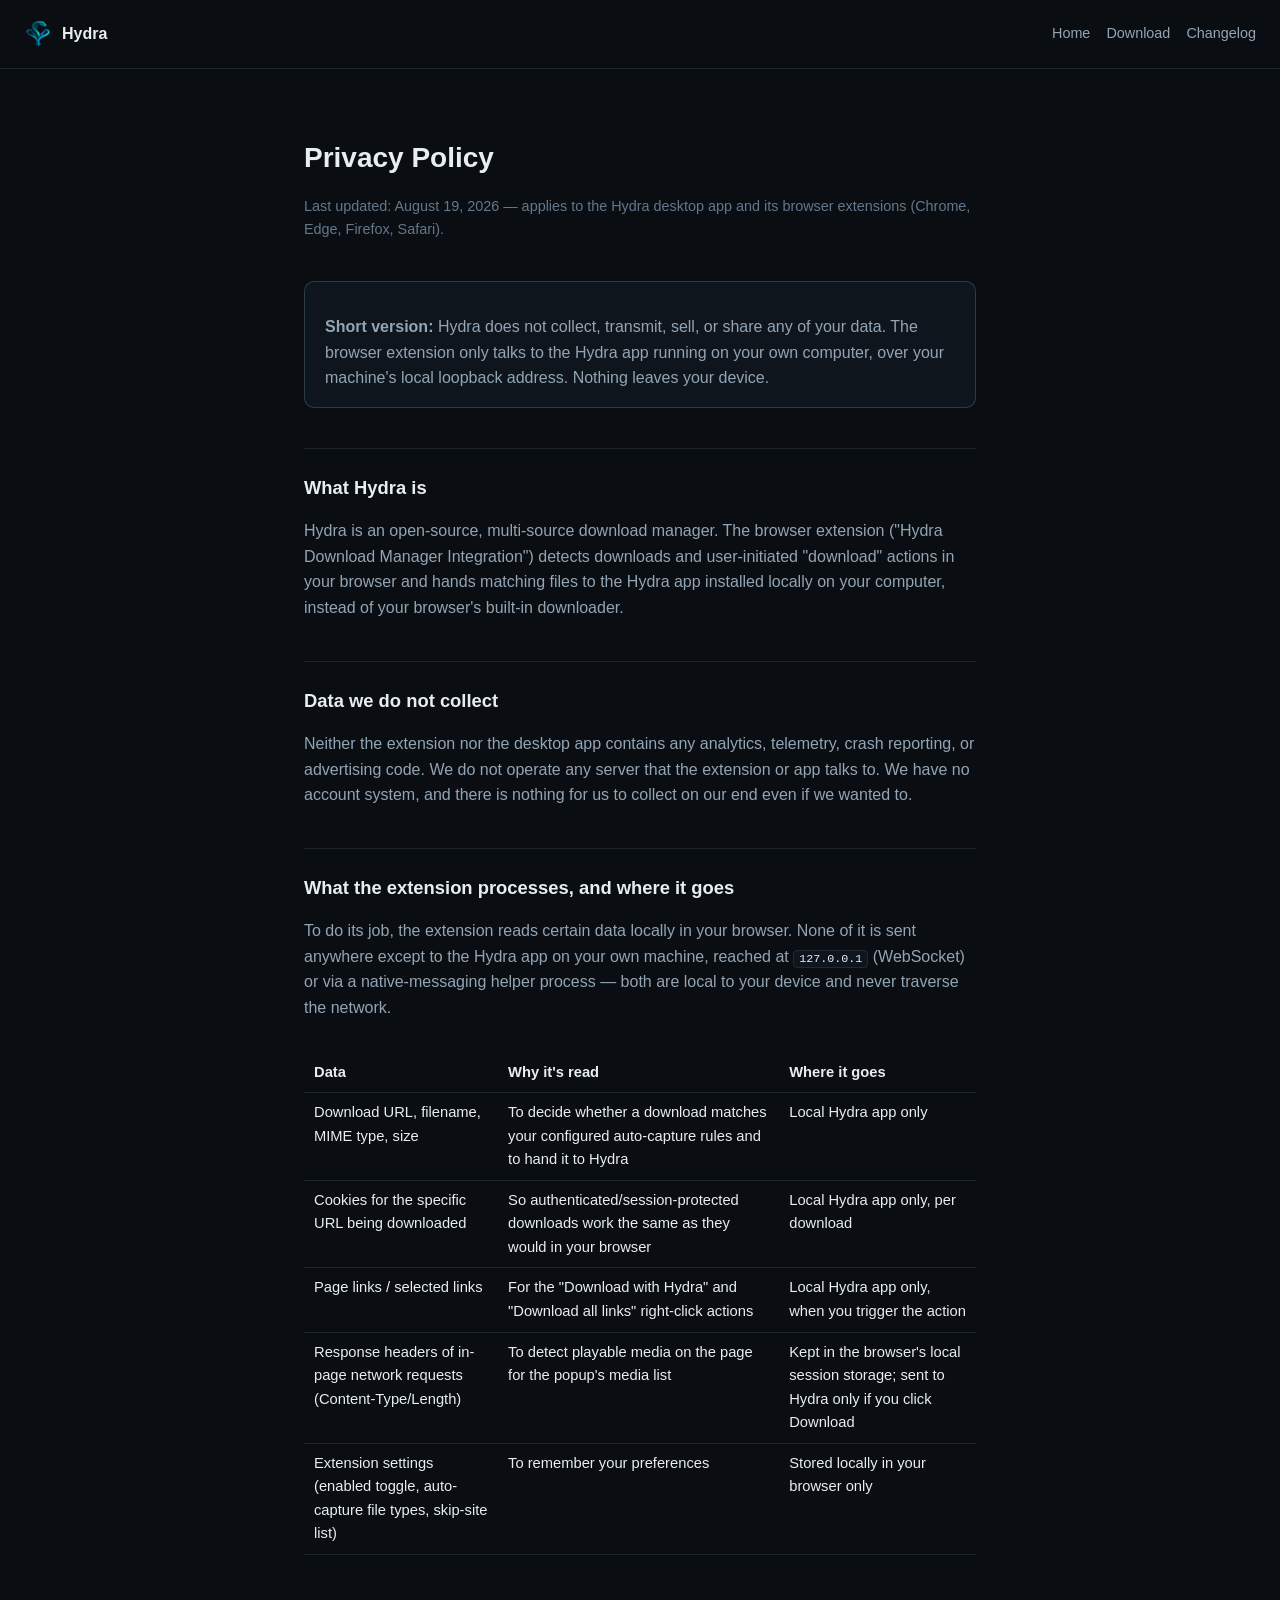
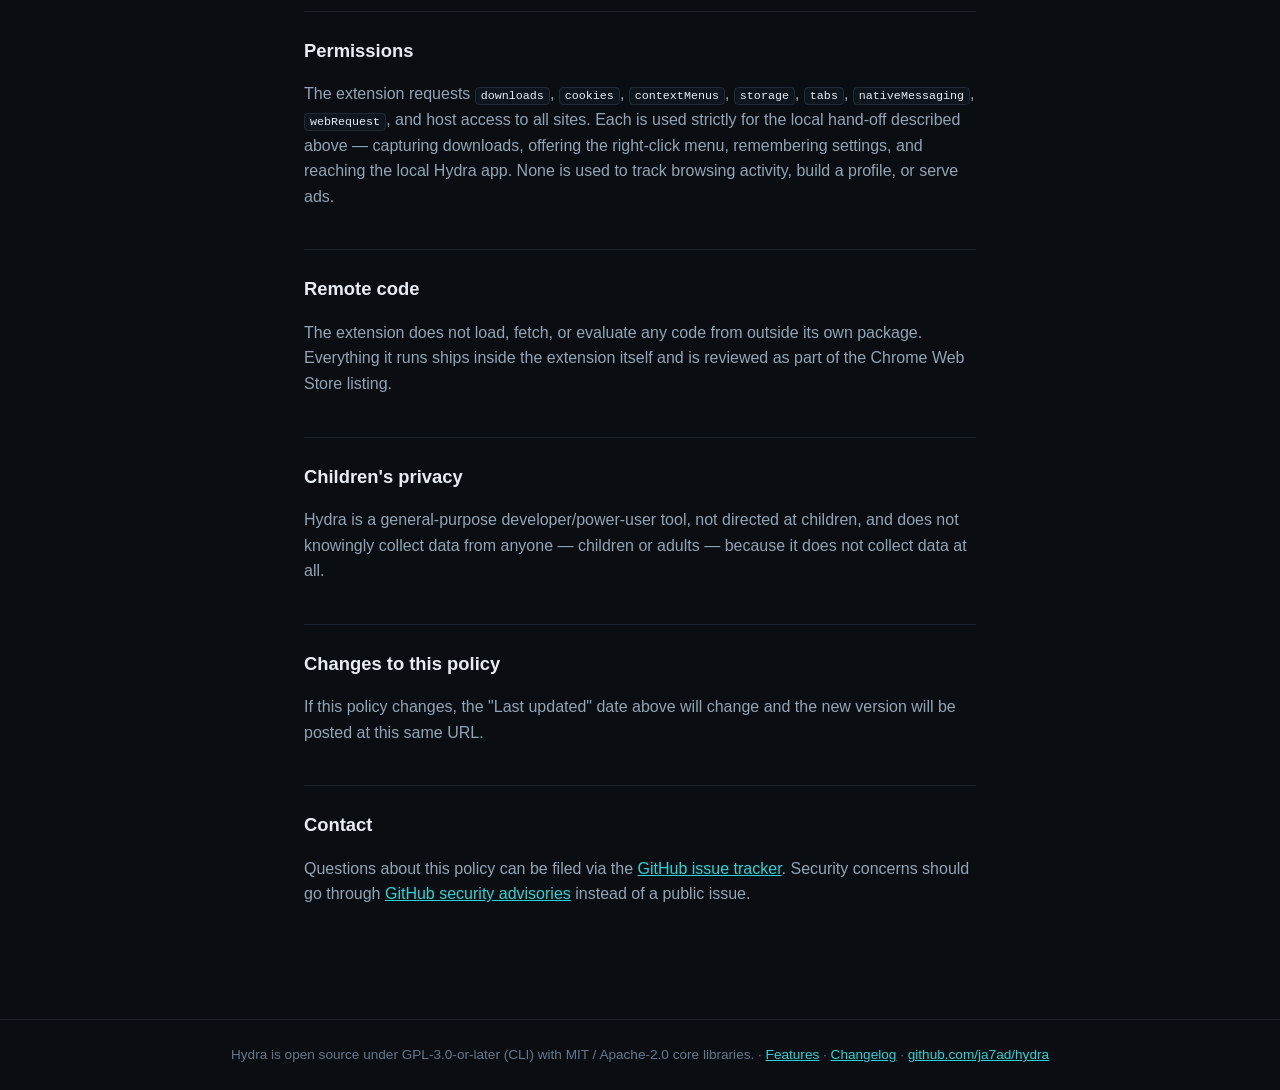
<file: docs/privacy.html>
<!DOCTYPE html>
<html lang="en">
<head>
<meta charset="UTF-8">
<meta name="viewport" content="width=device-width, initial-scale=1.0">
<title>Privacy Policy — Hydra Download Manager (HDM)</title>
<meta name="description" content="Privacy policy for Hydra Download Manager (HDM) browser extensions and desktop app: what data is processed, where it goes, and why.">
<link rel="canonical" href="https://hydra.javad.dev/privacy.html">
<link rel="icon" type="image/png" href="logo.png">
<meta property="og:title" content="Privacy Policy — Hydra Download Manager (HDM)">
<meta property="og:description" content="Privacy policy for Hydra Download Manager (HDM) browser extensions and desktop app: what data is processed, where it goes, and why.">
<meta property="og:image" content="https://hydra.javad.dev/img/screenshot.jpg">
<meta property="og:url" content="https://hydra.javad.dev/privacy.html">
<meta property="og:type" content="website">
<meta property="og:site_name" content="Hydra Download Manager">
<style>
  :root {
    --bg: #0a0e13;
    --bg-raised: #0f151d;
    --line: rgba(148, 197, 222, 0.12);
    --line-strong: rgba(148, 197, 222, 0.22);
    --text: #e7edf3;
    --text-dim: #93a4b4;
    --text-faint: #64778a;
    --accent: #2dd4d4;
  }
  * { box-sizing: border-box; }
  html { color-scheme: dark; }
  body {
    margin: 0;
    background: var(--bg);
    color: var(--text);
    font-family: -apple-system, BlinkMacSystemFont, "Segoe UI", Roboto, Helvetica, Arial, sans-serif;
    line-height: 1.6;
  }
  a { color: var(--accent); }
  header {
    border-bottom: 1px solid var(--line);
    padding: 20px 24px;
    display: flex;
    align-items: center;
    gap: 10px;
  }
  header img { width: 28px; height: 28px; border-radius: 6px; }
  header .brand { font-weight: 600; color: var(--text); text-decoration: none; }
  main {
    max-width: 720px;
    margin: 0 auto;
    padding: 48px 24px 96px;
  }
  h1 { font-size: 1.75rem; margin-bottom: 4px; }
  .updated { color: var(--text-faint); font-size: 0.9rem; margin-bottom: 40px; }
  h2 {
    font-size: 1.15rem;
    margin-top: 40px;
    border-top: 1px solid var(--line);
    padding-top: 24px;
  }
  p, li { color: var(--text-dim); }
  ul { padding-left: 1.2em; }
  li { margin-bottom: 8px; }
  code {
    background: var(--bg-raised);
    border: 1px solid var(--line);
    border-radius: 4px;
    padding: 1px 5px;
    font-size: 0.9em;
    color: var(--text);
  }
  .callout {
    background: var(--bg-raised);
    border: 1px solid var(--line-strong);
    border-radius: 10px;
    padding: 16px 20px;
    margin: 24px 0;
  }
  .callout p:last-child { margin-bottom: 0; }
  table { width: 100%; border-collapse: collapse; margin: 16px 0; font-size: 0.92rem; }
  .table-wrap { overflow-x: auto; -webkit-overflow-scrolling: touch; margin: 16px 0; }
  th, td { text-align: left; padding: 8px 10px; border-bottom: 1px solid var(--line); vertical-align: top; }
  th { color: var(--text); font-weight: 600; }
  footer {
    border-top: 1px solid var(--line);
    padding: 24px;
    text-align: center;
    color: var(--text-faint);
    font-size: 0.85rem;
  }
  @media (max-width: 540px) {
    header { padding: 14px 16px; }
    main { padding: 32px 16px 64px; }
    h1 { font-size: 1.4rem; }
    .updated { margin-bottom: 24px; }
  }
</style>
</head>
<body>
<header>
  <img src="logo.png" alt="">
  <a class="brand" href="index.html">Hydra</a>
  <nav style="margin-left:auto; display:flex; gap:16px; font-size:0.9rem;">
    <a href="index.html" style="color:var(--text-dim); text-decoration:none;">Home</a>
    <a href="index.html#download" style="color:var(--text-dim); text-decoration:none;">Download</a>
    <a href="changelog.html" style="color:var(--text-dim); text-decoration:none;">Changelog</a>
  </nav>
</header>
<main>
  <h1>Privacy Policy</h1>
  <p class="updated">Last updated: August 19, 2026 — applies to the Hydra desktop app and its browser extensions (Chrome, Edge, Firefox, Safari).</p>

  <div class="callout">
    <p><strong>Short version:</strong> Hydra does not collect, transmit, sell, or share any of your data. The browser extension only talks to the Hydra app running on your own computer, over your machine's local loopback address. Nothing leaves your device.</p>
  </div>

  <h2>What Hydra is</h2>
  <p>Hydra is an open-source, multi-source download manager. The browser extension ("Hydra Download Manager Integration") detects downloads and user-initiated "download" actions in your browser and hands matching files to the Hydra app installed locally on your computer, instead of your browser's built-in downloader.</p>

  <h2>Data we do not collect</h2>
  <p>Neither the extension nor the desktop app contains any analytics, telemetry, crash reporting, or advertising code. We do not operate any server that the extension or app talks to. We have no account system, and there is nothing for us to collect on our end even if we wanted to.</p>

  <h2>What the extension processes, and where it goes</h2>
  <p>To do its job, the extension reads certain data locally in your browser. None of it is sent anywhere except to the Hydra app on your own machine, reached at <code>127.0.0.1</code> (WebSocket) or via a native-messaging helper process — both are local to your device and never traverse the network.</p>
  <div class="table-wrap">
  <table>
    <tr><th>Data</th><th>Why it's read</th><th>Where it goes</th></tr>
    <tr><td>Download URL, filename, MIME type, size</td><td>To decide whether a download matches your configured auto-capture rules and to hand it to Hydra</td><td>Local Hydra app only</td></tr>
    <tr><td>Cookies for the specific URL being downloaded</td><td>So authenticated/session-protected downloads work the same as they would in your browser</td><td>Local Hydra app only, per download</td></tr>
    <tr><td>Page links / selected links</td><td>For the "Download with Hydra" and "Download all links" right-click actions</td><td>Local Hydra app only, when you trigger the action</td></tr>
    <tr><td>Response headers of in-page network requests (Content-Type/Length)</td><td>To detect playable media on the page for the popup's media list</td><td>Kept in the browser's local session storage; sent to Hydra only if you click Download</td></tr>
    <tr><td>Extension settings (enabled toggle, auto-capture file types, skip-site list)</td><td>To remember your preferences</td><td>Stored locally in your browser only</td></tr>
  </table>
  </div>

  <h2>Permissions</h2>
  <p>The extension requests <code>downloads</code>, <code>cookies</code>, <code>contextMenus</code>, <code>storage</code>, <code>tabs</code>, <code>nativeMessaging</code>, <code>webRequest</code>, and host access to all sites. Each is used strictly for the local hand-off described above — capturing downloads, offering the right-click menu, remembering settings, and reaching the local Hydra app. None is used to track browsing activity, build a profile, or serve ads.</p>

  <h2>Remote code</h2>
  <p>The extension does not load, fetch, or evaluate any code from outside its own package. Everything it runs ships inside the extension itself and is reviewed as part of the Chrome Web Store listing.</p>

  <h2>Children's privacy</h2>
  <p>Hydra is a general-purpose developer/power-user tool, not directed at children, and does not knowingly collect data from anyone — children or adults — because it does not collect data at all.</p>

  <h2>Changes to this policy</h2>
  <p>If this policy changes, the "Last updated" date above will change and the new version will be posted at this same URL.</p>

  <h2>Contact</h2>
  <p>Questions about this policy can be filed via the <a href="https://github.com/ja7ad/hydra/issues">GitHub issue tracker</a>. Security concerns should go through <a href="https://github.com/ja7ad/hydra/security/advisories/new">GitHub security advisories</a> instead of a public issue.</p>
</main>
<footer>
  Hydra is open source under GPL-3.0-or-later (CLI) with MIT / Apache-2.0 core libraries. · <a href="features.html">Features</a> · <a href="changelog.html">Changelog</a> ·
  <a href="https://github.com/ja7ad/hydra">github.com/ja7ad/hydra</a>
</footer>
</body>
</html>
</file>
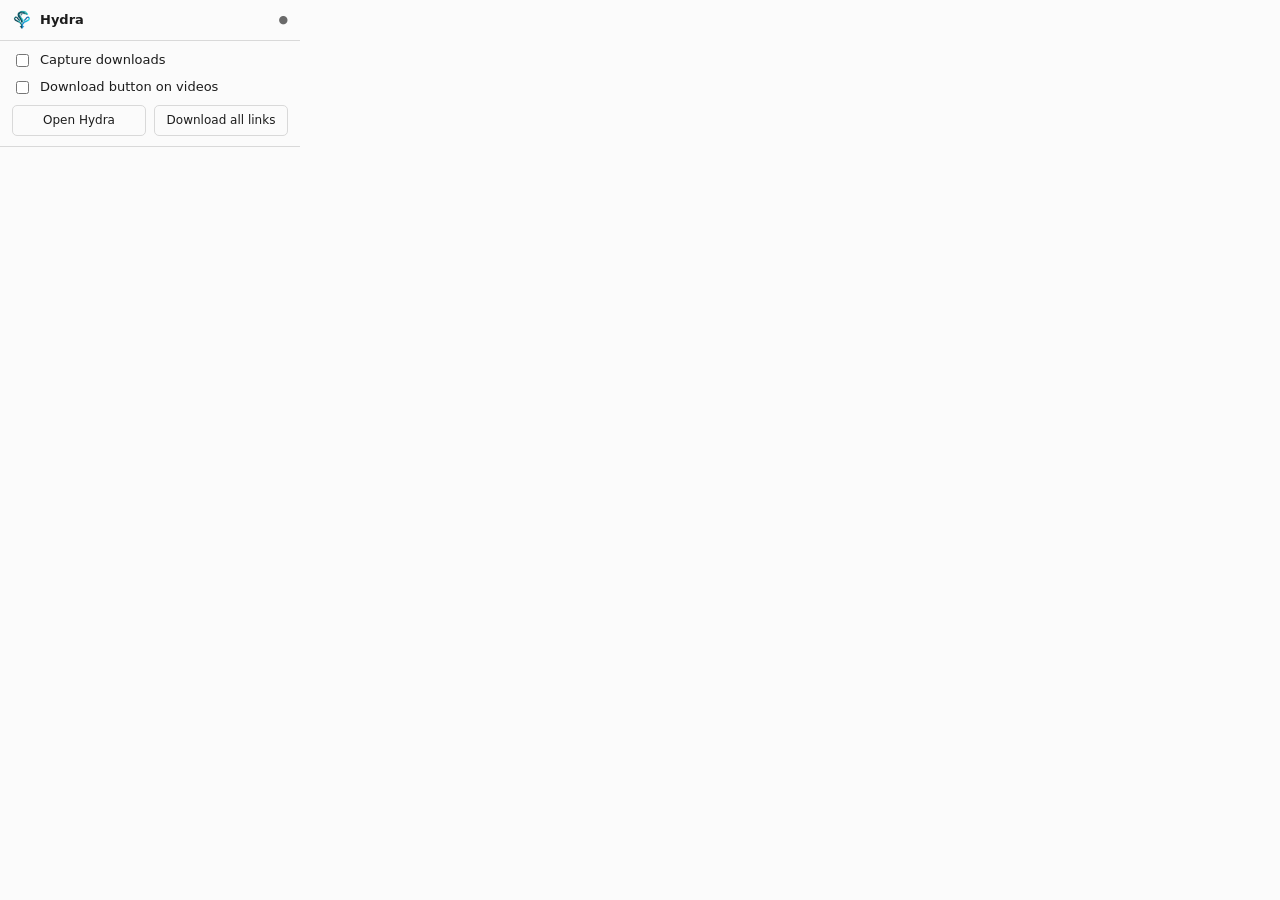
<file: extensions/chrome/popup.html>
<!doctype html>
<html>
  <head>
    <meta charset="utf-8" />
    <link rel="stylesheet" href="popup.css" />
  </head>
  <body>
    <header>
      <img src="icons/icon32.png" alt="" width="20" height="20" />
      <span class="title">Hydra</span>
      <span id="status" class="status" title="">●</span>
    </header>

    <label class="row toggle">
      <input type="checkbox" id="enabled" />
      <span>Capture downloads</span>
    </label>

    <label class="row toggle">
      <input type="checkbox" id="video-panel" />
      <span>Download button on videos</span>
    </label>

    <div class="actions">
      <button id="open-hydra">Open Hydra</button>
      <button id="all-links">Download all links</button>
    </div>

    <section id="stream-section" hidden>
      <h2>Streams on this page</h2>
      <ul id="stream-list"></ul>
    </section>

    <section id="media-section" hidden>
      <h2>Media on this page</h2>
      <ul id="media-list"></ul>
    </section>

    <footer id="hint"></footer>
    <script src="popup.js"></script>
  </body>
</html>
</file>
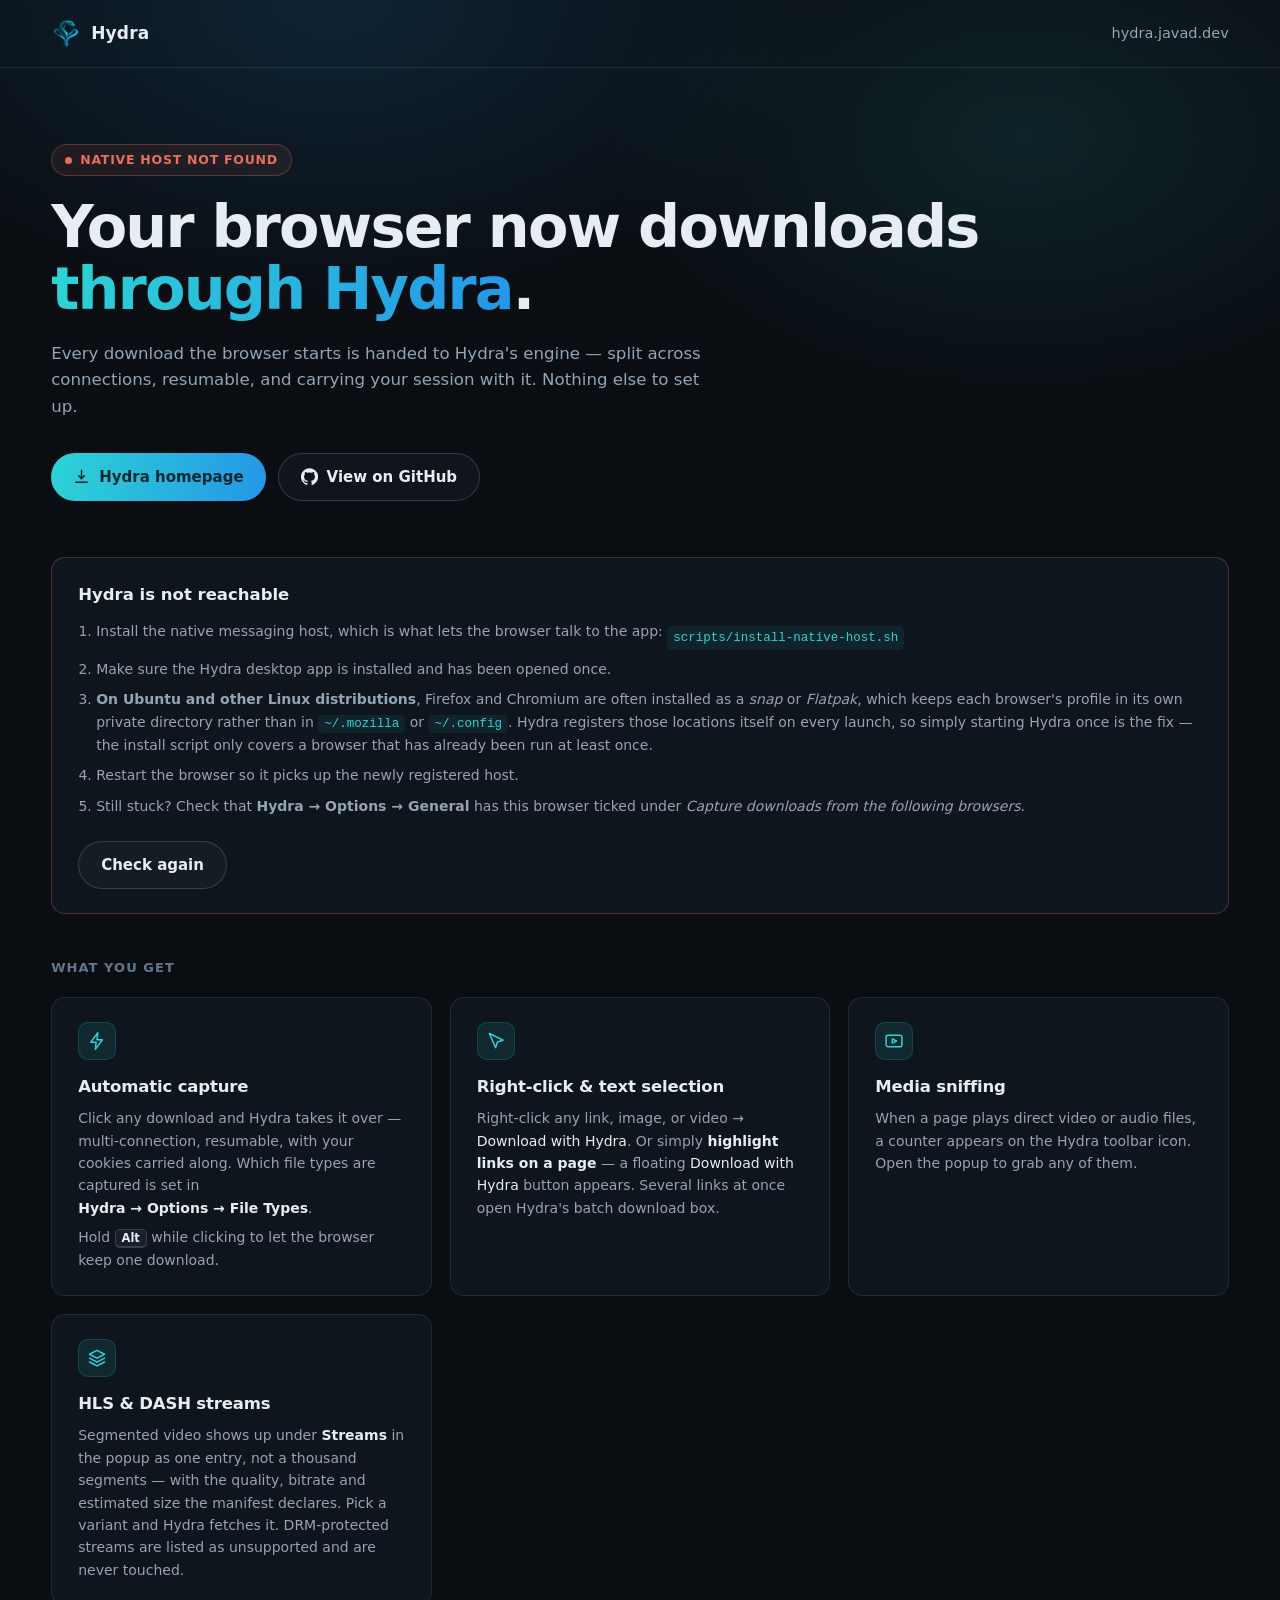
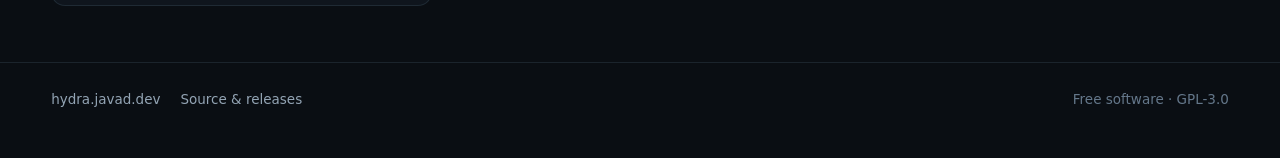
<file: extensions/chrome/welcome.html>
<!doctype html>
<!-- Copyright (C) 2026 Javad Rajabzadeh
     SPDX-License-Identifier: GPL-3.0-or-later

     Styled after hydra.javad.dev: the same tokens, gradient, card shapes and
     icon tiles, so the page the browser opens on install reads as part of the
     product rather than a stray extension page. Everything is inline and
     local — an extension page cannot depend on a font CDN. -->
<html lang="en">
  <head>
    <meta charset="utf-8" />
    <meta name="viewport" content="width=device-width, initial-scale=1" />
    <title>Welcome to Hydra</title>
    <style>
      :root {
        /* hydra.javad.dev design tokens */
        color-scheme: dark;
        --bg: #0a0e13;
        --bg-raised: #0f151d;
        --line: rgba(148, 197, 222, 0.12);
        --line-strong: rgba(148, 197, 222, 0.22);
        --text: #e7edf3;
        --text-dim: #93a4b4;
        --text-faint: #64778a;
        --accent: #2dd4d4;
        --accent-ink: #06282e;
        --grad: linear-gradient(100deg, #2dd4d4, #2596e8);
        --radius: 14px;
        /* Content inset. Backgrounds, glows and rules ignore it and run the
           full width of the window; only the text and cards sit inside. */
        --gutter: clamp(20px, 4vw, 72px);
        /* Geist is the site's face; it is not bundled, so the system stack
           carries the page everywhere it is not already installed. */
        --font-sans: "Geist", system-ui, -apple-system, "Segoe UI", sans-serif;
        --font-mono: "Geist Mono", ui-monospace, "SF Mono", Menlo, monospace;
      }

      * {
        margin: 0;
        padding: 0;
        box-sizing: border-box;
      }

      body {
        background: var(--bg);
        color: var(--text);
        font-family: var(--font-sans);
        font-size: 16px;
        line-height: 1.6;
        -webkit-font-smoothing: antialiased;
        overflow-x: hidden;
      }

      a {
        color: inherit;
        text-decoration: none;
      }

      .wrap {
        /* Full bleed. The gutter lives on the bands below, so each one paints
           edge to edge while its content stays inset. */
        position: relative;
        width: 100%;
        padding: 0;
      }

      /* One glow for the whole top of the page, brand bar included — anchored
         at y=0 so there is no flat band above it. */
      .wrap::before {
        content: "";
        position: absolute;
        top: 0;
        left: 0;
        right: 0;
        height: 760px;
        z-index: -1;
        pointer-events: none;
        background:
          radial-gradient(780px 480px at 26% 0%, rgba(37, 150, 232, 0.16), transparent 65%),
          radial-gradient(700px 440px at 80% 18%, rgba(45, 212, 212, 0.11), transparent 60%);
      }

      /* ------------------------------------------------------------ hero */

      .hero {
        position: relative;
        padding: 76px var(--gutter) 56px;
      }

      .topbar {
        position: relative;
        z-index: 1;
        height: 68px;
        padding: 0 var(--gutter);
        display: flex;
        align-items: center;
        justify-content: space-between;
        gap: 16px;
        border-bottom: 1px solid var(--line);
      }

      .brand {
        display: flex;
        align-items: center;
        gap: 10px;
        font-weight: 700;
        font-size: 17px;
        letter-spacing: 0.01em;
      }

      .brand img {
        width: 30px;
        height: 30px;
        display: block;
      }

      .topbar a {
        font-size: 14.5px;
        color: var(--text-dim);
        transition: color 0.15s ease;
      }

      .topbar a:hover {
        color: var(--text);
      }

      .eyebrow {
        display: inline-flex;
        align-items: center;
        gap: 8px;
        font-size: 12.5px;
        font-weight: 600;
        letter-spacing: 0.06em;
        text-transform: uppercase;
        color: var(--accent);
        border: 1px solid rgba(45, 212, 212, 0.22);
        background: rgba(45, 212, 212, 0.08);
        border-radius: 999px;
        padding: 5px 13px;
        margin-bottom: 20px;
      }

      .dot {
        width: 7px;
        height: 7px;
        border-radius: 50%;
        background: currentColor;
        flex: none;
      }

      /* The chip reports the live link to the app: connected, app closed,
         or no native host at all. Until the probe answers it stays neutral. */
      .eyebrow.ok {
        color: var(--accent);
        border-color: rgba(45, 212, 212, 0.22);
        background: rgba(45, 212, 212, 0.08);
      }
      .eyebrow.warn {
        color: #e0a437;
        border-color: rgba(224, 164, 55, 0.28);
        background: rgba(224, 164, 55, 0.09);
      }
      .eyebrow.bad {
        color: #e8705a;
        border-color: rgba(232, 112, 90, 0.3);
        background: rgba(232, 112, 90, 0.09);
      }
      .eyebrow.pending {
        color: var(--text-faint);
        border-color: var(--line);
        background: transparent;
      }

      @media (prefers-reduced-motion: no-preference) {
        .eyebrow.pending .dot {
          animation: blink 1s ease-in-out infinite;
        }
      }

      @keyframes blink {
        50% {
          opacity: 0.25;
        }
      }

      h1 {
        font-size: clamp(32px, 4.6vw, 60px);
        line-height: 1.06;
        letter-spacing: -0.03em;
        font-weight: 700;
      }

      h1 .grad {
        background: var(--grad);
        -webkit-background-clip: text;
        background-clip: text;
        color: transparent;
      }

      .lede {
        margin-top: 20px;
        font-size: clamp(16.5px, 1.3vw, 19px);
        color: var(--text-dim);
        max-width: 62ch;
      }

      .ctas {
        margin-top: 32px;
        display: flex;
        gap: 12px;
        flex-wrap: wrap;
      }

      .btn {
        display: inline-flex;
        align-items: center;
        gap: 9px;
        font-weight: 600;
        font-size: 15px;
        white-space: nowrap;
        border-radius: 999px;
        padding: 11px 22px;
        transition: transform 0.15s ease, box-shadow 0.2s ease, background 0.2s ease,
          border-color 0.2s ease;
      }

      .btn:active {
        transform: translateY(1px) scale(0.99);
      }

      .btn svg {
        width: 17px;
        height: 17px;
        flex: none;
      }

      .btn-primary {
        background: var(--grad);
        color: var(--accent-ink);
      }

      .btn-primary:hover {
        box-shadow: 0 6px 28px rgba(45, 200, 220, 0.28);
      }

      .btn-ghost {
        border: 1px solid var(--line-strong);
        color: var(--text);
        background: rgba(148, 197, 222, 0.04);
      }

      .btn-ghost:hover {
        border-color: rgba(148, 197, 222, 0.4);
        background: rgba(148, 197, 222, 0.08);
      }

      /* -------------------------------------------------------- features */

      section {
        padding: 0 var(--gutter) 40px;
      }

      h2.sec {
        font-size: 13px;
        font-weight: 600;
        letter-spacing: 0.08em;
        text-transform: uppercase;
        color: var(--text-faint);
        margin-bottom: 18px;
      }

      .cards {
        display: grid;
        grid-template-columns: repeat(auto-fit, minmax(min(100%, 320px), 1fr));
        gap: 18px;
        align-items: stretch;
      }

      .card {
        border: 1px solid var(--line);
        border-radius: var(--radius);
        background: var(--bg-raised);
        padding: 24px 26px;
        transition: border-color 0.2s ease, transform 0.2s ease, box-shadow 0.2s ease;
      }

      .card:hover {
        border-color: var(--line-strong);
        transform: translateY(-2px);
        box-shadow: 0 8px 24px rgba(0, 0, 0, 0.4);
      }

      .ico {
        width: 38px;
        height: 38px;
        border-radius: 10px;
        display: flex;
        align-items: center;
        justify-content: center;
        background: rgba(45, 212, 212, 0.1);
        border: 1px solid rgba(45, 212, 212, 0.18);
        margin-bottom: 14px;
      }

      .ico svg {
        width: 20px;
        height: 20px;
        stroke: var(--accent);
        fill: none;
        stroke-width: 1.8;
        stroke-linecap: round;
        stroke-linejoin: round;
      }

      .card h3 {
        font-size: 16.5px;
        font-weight: 600;
        letter-spacing: -0.01em;
      }

      .card p {
        margin-top: 7px;
        font-size: 14px;
        color: var(--text-dim);
      }

      .card strong {
        color: var(--text);
        font-weight: 600;
      }

      .card em {
        color: var(--text);
        font-style: normal;
        font-weight: 500;
      }

      kbd {
        font-family: var(--font-sans);
        font-size: 11.5px;
        font-weight: 600;
        color: var(--text);
        border: 1px solid var(--line-strong);
        border-bottom-width: 2px;
        border-radius: 5px;
        padding: 1px 6px;
        background: rgba(148, 197, 222, 0.06);
      }

      code {
        font-family: var(--font-mono);
        font-size: 12.5px;
        color: var(--accent);
        background: rgba(45, 212, 212, 0.08);
        padding: 2px 6px;
        border-radius: 5px;
        /* Keep the command in one piece; the line wraps before it instead. */
        white-space: nowrap;
      }

      /* --------------------------------------------------- troubleshoot */

      #trouble {
        padding-bottom: 44px;
      }

      .fix {
        border: 1px solid rgba(232, 112, 90, 0.28);
        border-radius: var(--radius);
        background: var(--bg-raised);
        padding: 24px 26px;
      }

      .fix h3 {
        font-size: 16.5px;
        font-weight: 600;
      }

      .fix ol {
        margin: 12px 0 0 18px;
        font-size: 14px;
        color: var(--text-dim);
      }

      .fix li {
        margin-bottom: 8px;
      }

      .fix .cmd {
        display: inline-block;
        margin-top: 6px;
        max-width: 100%;
        white-space: pre;
        overflow-x: auto;
        vertical-align: top;
      }

      .fix button {
        margin-top: 16px;
        font: inherit;
        font-weight: 600;
        font-size: 15px;
        cursor: pointer;
      }

      /* ---------------------------------------------------------- footer */

      footer {
        border-top: 1px solid var(--line);
        margin-top: 16px;
        padding: 26px var(--gutter) 48px;
        font-size: 13.5px;
        color: var(--text-faint);
        display: flex;
        gap: 8px 20px;
        flex-wrap: wrap;
        align-items: center;
      }

      footer a {
        color: var(--text-dim);
        transition: color 0.15s ease;
      }

      footer a:hover {
        color: var(--accent);
      }

      .spacer {
        flex: 1;
      }

      @media (max-width: 720px) {
        .hero {
          padding-top: 64px;
        }
      }

      @media (prefers-reduced-motion: no-preference) {
        .hero > *,
        .cards > * {
          animation: rise 0.6s cubic-bezier(0.16, 1, 0.3, 1) both;
        }
        .cards > :nth-child(2) {
          animation-delay: 0.06s;
        }
        .cards > :nth-child(3) {
          animation-delay: 0.12s;
        }
        .cards > :nth-child(4) {
          animation-delay: 0.18s;
        }
      }

      @keyframes rise {
        from {
          opacity: 0;
          transform: translateY(16px);
        }
        to {
          opacity: 1;
          transform: none;
        }
      }
    </style>
  </head>
  <body>
    <div class="wrap">
      <nav class="topbar">
        <span class="brand"><img src="icons/icon32.png" alt="" />Hydra</span>
        <a href="https://hydra.javad.dev" target="_blank" rel="noopener">hydra.javad.dev</a>
      </nav>

      <header class="hero">
        <span class="eyebrow pending" id="conn" title="">
          <span class="dot"></span><span id="conn-text">Checking Hydra…</span>
        </span>
        <h1>Your browser now downloads<br /><span class="grad">through Hydra</span>.</h1>
        <p class="lede">
          Every download the browser starts is handed to Hydra's engine — split across
          connections, resumable, and carrying your session with it. Nothing else to set up.
        </p>
        <div class="ctas">
          <a class="btn btn-primary" href="https://hydra.javad.dev" target="_blank" rel="noopener">
            <svg viewBox="0 0 24 24" fill="none" stroke="currentColor" stroke-width="2"
                 stroke-linecap="round" stroke-linejoin="round">
              <path d="M12 3v12m0 0l-4-4m4 4l4-4M4 20h16" />
            </svg>
            Hydra homepage
          </a>
          <a class="btn btn-ghost" href="https://github.com/ja7ad/hydra" target="_blank"
             rel="noopener">
            <svg viewBox="0 0 24 24" fill="currentColor">
              <path d="M12 .5a12 12 0 00-3.79 23.4c.6.1.82-.26.82-.58v-2.2c-3.34.72-4.04-1.42-4.04-1.42-.55-1.38-1.34-1.75-1.34-1.75-1.09-.74.08-.73.08-.73 1.2.09 1.84 1.24 1.84 1.24 1.07 1.83 2.81 1.3 3.5.99.1-.78.42-1.31.76-1.61-2.67-.3-5.47-1.33-5.47-5.93 0-1.31.47-2.38 1.24-3.22-.13-.3-.54-1.52.11-3.18 0 0 1.01-.32 3.3 1.23a11.5 11.5 0 016 0c2.29-1.55 3.3-1.23 3.3-1.23.65 1.66.24 2.88.12 3.18.77.84 1.23 1.91 1.23 3.22 0 4.61-2.8 5.62-5.48 5.92.43.37.81 1.1.81 2.22v3.29c0 .32.22.69.83.58A12 12 0 0012 .5z" />
            </svg>
            View on GitHub
          </a>
        </div>
      </header>

      <section id="trouble" hidden>
        <div class="fix">
          <h3 id="fix-title">Hydra is not reachable</h3>
          <ol>
            <li id="fix-install">
              Install the native messaging host, which is what lets the browser
              talk to the app:
              <code class="cmd" id="fix-cmd">scripts/install-native-host.sh</code>
            </li>
            <li>Make sure the Hydra desktop app is installed and has been opened once.</li>
            <li id="fix-sandboxed" hidden>
              <strong>On Ubuntu and other Linux distributions</strong>, Firefox and
              Chromium are often installed as a <em>snap</em> or <em>Flatpak</em>, which
              keeps each browser's profile in its own private directory rather than in
              <code>~/.mozilla</code> or <code>~/.config</code>. Hydra registers those
              locations itself on every launch, so simply starting Hydra once is the fix
              — the install script only covers a browser that has already been run at
              least once.
            </li>
            <li>Restart the browser so it picks up the newly registered host.</li>
            <li>
              Still stuck? Check that
              <strong>Hydra&nbsp;→&nbsp;Options&nbsp;→&nbsp;General</strong> has this browser
              ticked under <em>Capture downloads from the following browsers</em>.
            </li>
          </ol>
          <button class="btn btn-ghost" id="recheck" type="button">Check again</button>
        </div>
      </section>

      <section>
        <h2 class="sec">What you get</h2>
        <div class="cards">
          <article class="card">
            <div class="ico">
              <svg viewBox="0 0 24 24"><path d="M13 2L4.5 13.5H11l-1 8.5 8.5-11.5H12l1-8.5z" /></svg>
            </div>
            <h3>Automatic capture</h3>
            <p>
              Click any download and Hydra takes it over — multi-connection, resumable, with your
              cookies carried along. Which file types are captured is set in
              <strong>Hydra&nbsp;→&nbsp;Options&nbsp;→&nbsp;File&nbsp;Types</strong>.
            </p>
            <p>Hold <kbd>Alt</kbd> while clicking to let the browser keep one download.</p>
          </article>

          <article class="card">
            <div class="ico">
              <svg viewBox="0 0 24 24">
                <path d="M4 3l7.5 17 2.3-6.7 6.7-2.3L4 3z" />
              </svg>
            </div>
            <h3>Right-click &amp; text selection</h3>
            <p>
              Right-click any link, image, or video → <em>Download with Hydra</em>. Or simply
              <strong>highlight links on a page</strong> — a floating <em>Download with Hydra</em>
              button appears. Several links at once open Hydra's batch download box.
            </p>
          </article>

          <article class="card">
            <div class="ico">
              <svg viewBox="0 0 24 24">
                <rect x="2.5" y="5" width="19" height="14" rx="2.5" />
                <path d="M10 9.5l5 2.5-5 2.5v-5z" />
              </svg>
            </div>
            <h3>Media sniffing</h3>
            <p>
              When a page plays direct video or audio files, a counter appears on the Hydra toolbar
              icon. Open the popup to grab any of them.
            </p>
          </article>

          <article class="card">
            <div class="ico">
              <svg viewBox="0 0 24 24">
                <path d="M12 2.8l9 4.7-9 4.7-9-4.7 9-4.7z" />
                <path d="M3 12.2l9 4.7 9-4.7" />
                <path d="M3 16.8l9 4.7 9-4.7" />
              </svg>
            </div>
            <h3>HLS &amp; DASH streams</h3>
            <p>
              Segmented video shows up under <strong>Streams</strong> in the popup as one entry,
              not a thousand segments — with the quality, bitrate and estimated size the manifest
              declares. Pick a variant and Hydra fetches it. DRM-protected streams are listed as
              unsupported and are never touched.
            </p>
          </article>
        </div>
      </section>

      <footer>
        <a href="https://hydra.javad.dev" target="_blank" rel="noopener">hydra.javad.dev</a>
        <a href="https://github.com/ja7ad/hydra" target="_blank" rel="noopener">Source &amp; releases</a>
        <span class="spacer"></span>
        <span>Free software · GPL-3.0</span>
      </footer>
    </div>
    <script src="welcome.js"></script>
  </body>
</html>
</file>
<file: extensions/chrome/popup.css>
/* Copyright (C) 2026 Javad Rajabzadeh
   SPDX-License-Identifier: GPL-3.0-or-later */

:root {
  color-scheme: light dark;
  --fg: #1c1c1c;
  --muted: #6a6a6a;
  --line: #d9d9d9;
  --accent: #2c6e31;
  --bg: #fbfbfb;
}
@media (prefers-color-scheme: dark) {
  :root {
    --fg: #ececec;
    --muted: #9a9a9a;
    --line: #3a3a3a;
    --accent: #7dc383;
    --bg: #222;
  }
}

body {
  margin: 0;
  width: 300px;
  font: 13px/1.45 system-ui, sans-serif;
  color: var(--fg);
  background: var(--bg);
}

header {
  display: flex;
  align-items: center;
  gap: 8px;
  padding: 10px 12px;
  border-bottom: 1px solid var(--line);
}
.title {
  font-weight: 600;
  flex: 1;
}
.status {
  font-size: 11px;
  color: var(--muted);
}
.status.on {
  color: var(--accent);
}
.status.off {
  color: #b3462e;
}

.row {
  display: flex;
  align-items: center;
  gap: 8px;
  padding: 8px 12px;
}
.row.toggle + .row.toggle {
  padding-top: 0;
}
.row.toggle:first-of-type {
  padding-top: 10px;
}

.actions {
  display: flex;
  gap: 8px;
  padding: 0 12px 10px;
}
button {
  flex: 1;
  padding: 6px 8px;
  font: inherit;
  font-size: 12px;
  border: 1px solid var(--line);
  border-radius: 5px;
  background: transparent;
  color: var(--fg);
  cursor: pointer;
}
button:hover {
  border-color: var(--accent);
}

section {
  border-top: 1px solid var(--line);
  padding: 8px 12px 10px;
}
h2 {
  margin: 0 0 6px;
  font-size: 11px;
  font-weight: 600;
  text-transform: uppercase;
  letter-spacing: 0.04em;
  color: var(--muted);
}
ul {
  list-style: none;
  margin: 0;
  padding: 0;
  max-height: 200px;
  overflow-y: auto;
}
li {
  display: flex;
  align-items: center;
  gap: 8px;
  padding: 4px 0;
}
li .name {
  flex: 1;
  overflow: hidden;
  text-overflow: ellipsis;
  white-space: nowrap;
}
li .size {
  color: var(--muted);
  font-size: 11px;
}
li button {
  flex: 0 0 auto;
  padding: 3px 8px;
}

footer {
  padding: 8px 12px;
  color: var(--muted);
  font-size: 11px;
  border-top: 1px solid var(--line);
  min-height: 14px;
}

/* ------------------------------------------------------------- streams */

#stream-list {
  /* Stream rows are three lines tall; the media list's cap shows barely two. */
  max-height: 260px;
}
#stream-list li {
  display: block;
  padding: 6px 0;
  border-bottom: 1px solid var(--line);
}
#stream-list li:last-child {
  border-bottom: 0;
}
.s-head {
  display: flex;
  align-items: center;
  gap: 6px;
}
.tag {
  flex: 0 0 auto;
  font-size: 9.5px;
  font-weight: 700;
  letter-spacing: 0.06em;
  padding: 2px 5px;
  border-radius: 4px;
  color: var(--accent);
  border: 1px solid var(--accent);
  opacity: 0.85;
}
.tag.live {
  color: #b3462e;
  border-color: #b3462e;
}
.s-meta {
  color: var(--muted);
  font-size: 11px;
  margin: 2px 0 4px;
}
.s-meta.drm {
  color: #b3462e;
}
.s-pick {
  display: flex;
  align-items: center;
  justify-content: flex-end; /* keeps Download in place when there is no picker */
  gap: 6px;
}
.s-pick select {
  flex: 1;
  min-width: 0;
  font: inherit;
  font-size: 11px;
  padding: 3px 4px;
  color: var(--fg);
  background: transparent;
  border: 1px solid var(--line);
  border-radius: 5px;
}
.s-pick button {
  flex: 0 0 auto;
  padding: 3px 8px;
}
button[disabled] {
  opacity: 0.45;
  cursor: default;
}
button[disabled]:hover {
  border-color: var(--line);
}
</file>
